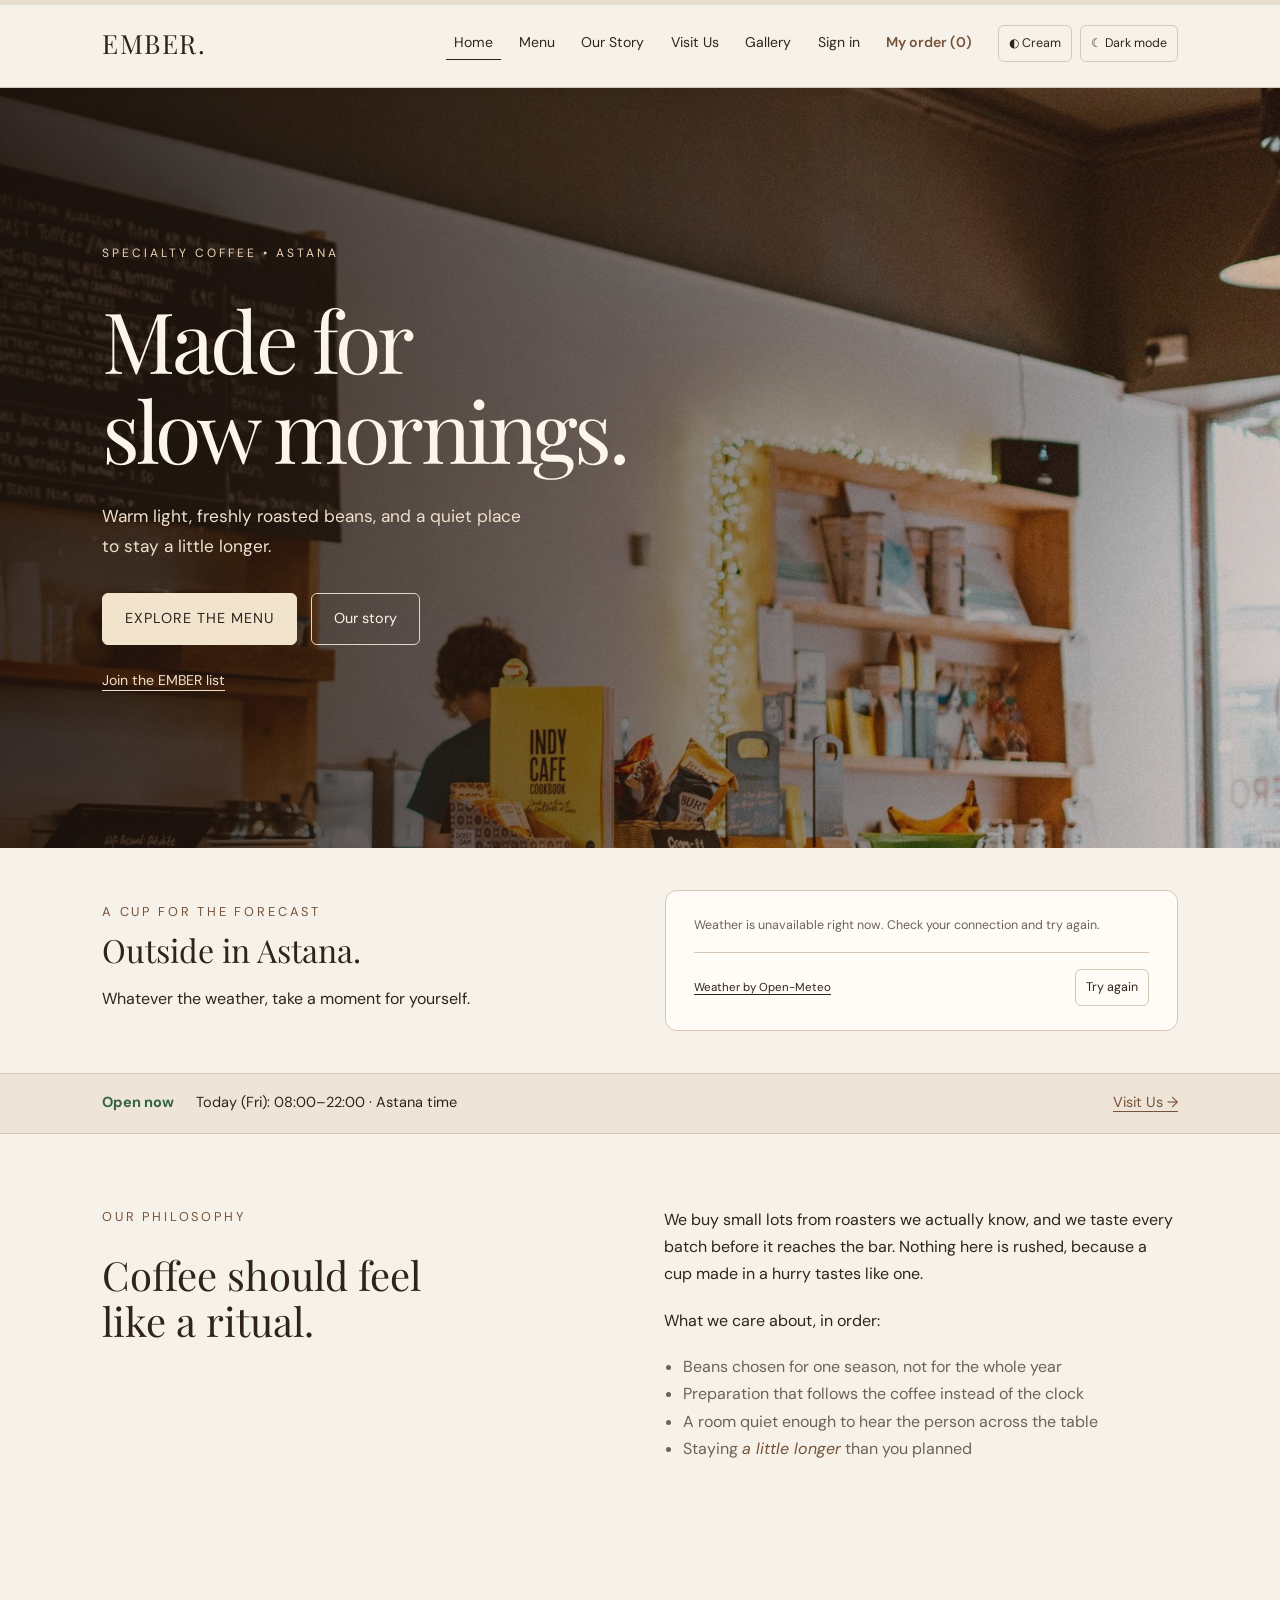
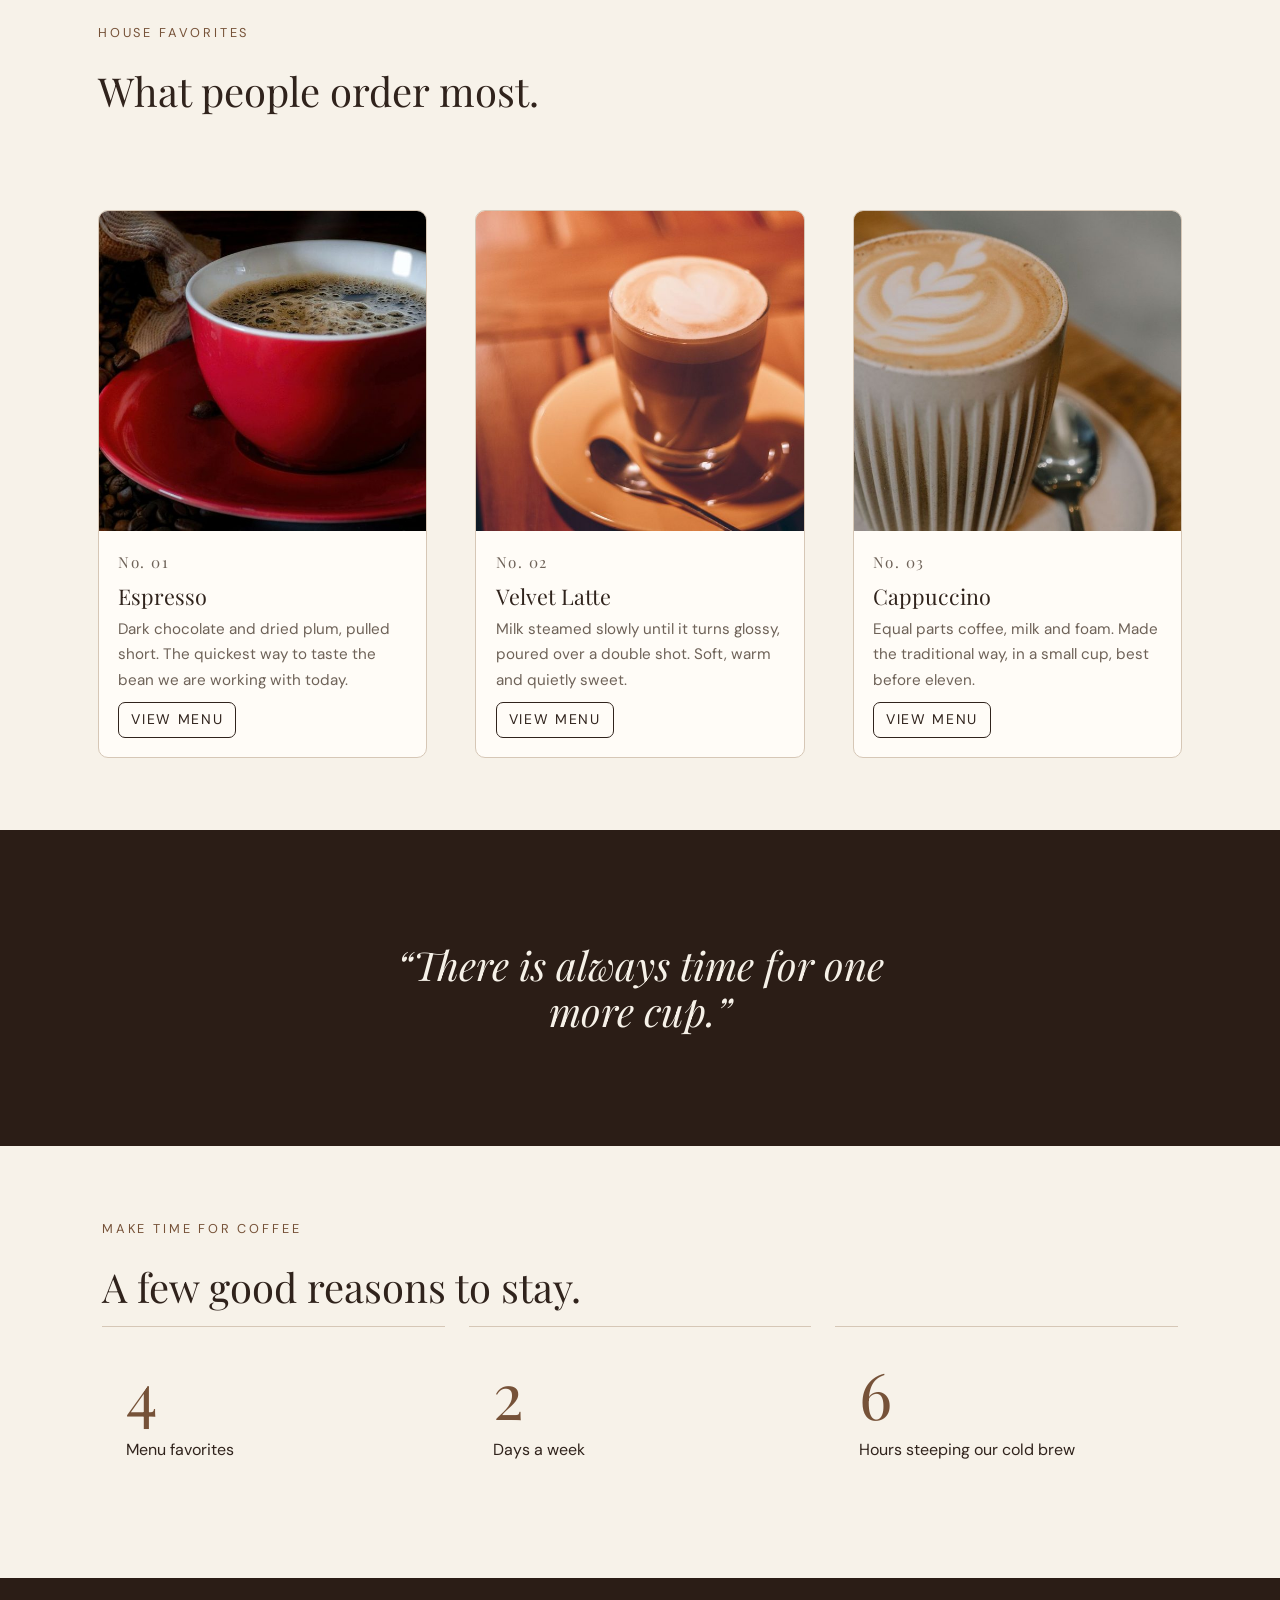
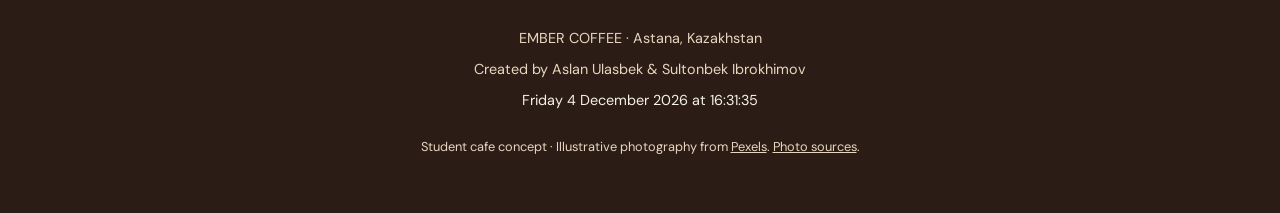
<file: index.html>
<!doctype html>
<html lang="en">
    <head>
        <meta charset="UTF-8" />
        <meta name="viewport" content="width=device-width, initial-scale=1.0" />
        <title>EMBER COFFEE | Home</title>
        <link href="vendor/bootstrap.min.css" rel="stylesheet" />
        <script src="js/store.js"></script>
        <link rel="stylesheet" href="css/style.css" />
        <link rel="stylesheet" href="css/final.css" />
        <script src="vendor/jquery-4.0.0.min.js"></script>
        <script src="js/script.js"></script>
    </head>

    <body>
        <a class="skip-link" href="#main-content">Skip to content</a>
        <div
            class="scroll-progress"
            role="progressbar"
            aria-label="Reading progress"
            aria-valuemin="0"
            aria-valuemax="100"
            aria-valuenow="0"
        >
            <span></span>
        </div>
        <div id="toast-message" class="ember-toast" role="status" aria-live="polite"></div>

        <!-- Navigation -->
        <header id="main-header">
            <nav class="navbar navbar-expand-lg py-3" aria-label="Main navigation">
                <div class="container">
                    <a href="index.html" class="navbar-brand logo">EMBER.</a>
                    <button
                        class="navbar-toggler"
                        type="button"
                        data-bs-toggle="collapse"
                        data-bs-target="#primary-navigation"
                        aria-controls="primary-navigation"
                        aria-expanded="false"
                        aria-label="Toggle navigation"
                    >
                        <span class="navbar-toggler-icon"></span>
                    </button>
                    <div class="collapse navbar-collapse" id="primary-navigation">
                        <ul class="navbar-nav ms-auto nav-menu">
                            <li class="nav-item">
                                <a href="index.html" class="nav-link active" aria-current="page"
                                    >Home</a
                                >
                            </li>
                            <li class="nav-item"><a href="menu.html" class="nav-link">Menu</a></li>
                            <li class="nav-item">
                                <a href="about.html" class="nav-link">Our Story</a>
                            </li>
                            <li class="nav-item">
                                <a href="contact.html" class="nav-link">Visit Us</a>
                            </li>
                            <li class="nav-item">
                                <a href="gallery.html" class="nav-link">Gallery</a>
                            </li>
                        <li class="nav-item"><a href="login.html" class="nav-link" id="account-link">Sign in</a></li>
                        </ul>
                        <div class="appearance-tools" aria-label="Appearance">
                            <button type="button" class="appearance-button" id="change-background" title="Change page color">◐ <span id="palette-name">Cream</span></button>
                            <button type="button" class="appearance-button" id="theme-toggle" aria-pressed="false">☾ <span>Dark mode</span></button>
                        </div>
                    </div>
                </div>
            </nav>
        </header>

        <main id="main-content">
            <!-- Hero section -->
            <section class="hero">
                <img
                    src="images/hero.jpg"
                    alt="Warm cafe counter with a menu board and pastry display"
                    width="1600"
                    height="1000"
                    decoding="async"
                    fetchpriority="high"
                />

                <div class="hero-overlay"></div>

                <div class="container">
                    <div class="hero-text">
                        <p class="label">Specialty coffee • Astana</p>

                        <h1>Made for<br />slow mornings.</h1>

                        <p>
                            Warm light, freshly roasted beans, and a quiet place to stay a little
                            longer.
                        </p>

                        <div class="hero-actions" role="group" aria-label="Explore EMBER">
                            <a href="menu.html" class="btn btn-primary button btn-lg">
                                Explore the menu
                            </a>
                            <a href="about.html" class="btn btn-outline-light btn-lg"> Our story </a>
                            <button
                                type="button"
                                class="hero-newsletter"
                                id="open-subscription"
                            >
                                Join the EMBER list
                            </button>
                        </div>
                    </div>
                </div>
            </section>

            <section class="weather-section" aria-labelledby="weather-heading">
                <div class="container weather-layout">
                    <div><p class="label">A cup for the forecast</p><h2 id="weather-heading">Outside in Astana.</h2><p>Whatever the weather, take a moment for yourself.</p></div>
                    <div class="weather-card" id="weather-card" aria-busy="true">
                        <p id="weather-status" role="status">Loading current weather…</p>
                        <div id="weather-result" hidden><p class="weather-temperature" id="weather-temperature"></p><p id="weather-description"></p><p id="weather-recommendation"></p><a href="menu.html?drink=cappuccino" class="text-link" id="weather-drink-link">View drink →</a></div>
                        <div class="weather-footer"><a href="https://open-meteo.com/" target="_blank" rel="noopener noreferrer">Weather by Open-Meteo</a><button class="appearance-button" type="button" id="weather-refresh">Refresh</button></div>
                    </div>
                </div>
            </section>
            <section class="cafe-hours-bar" aria-label="Cafe opening status">
                <div class="container cafe-hours-content">
                    <strong id="open-status" role="status">Checking hours…</strong>
                    <span id="today-hours">Hours in Astana</span>
                    <a href="contact.html" class="text-link">Visit Us →</a>
                </div>
            </section>
            <!-- Philosophy -->
            <section class="section">
                <div class="container">
                    <div class="row philosophy g-5 align-items-start">
                        <div class="col-12 col-lg-6">
                            <p class="label">Our philosophy</p>

                            <h2>
                                Coffee should feel<br />
                                like a ritual.
                            </h2>
                        </div>

                        <div class="col-12 col-lg-6">
                            <p>
                                We buy small lots from roasters we actually know, and we taste every
                                batch before it reaches the bar. Nothing here is rushed, because a
                                cup made in a hurry tastes like one.
                            </p>

                            <p>What we care about, in order:</p>

                            <ul>
                                <li>Beans chosen for one season, not for the whole year</li>

                                <li>Preparation that follows the coffee instead of the clock</li>

                                <li>A room quiet enough to hear the person across the table</li>

                                <li>
                                    Staying <span class="highlight">a little longer</span>
                                    than you planned
                                </li>
                            </ul>
                        </div>
                    </div>
                </div>
            </section>

            <!-- House favorites -->
            <section class="section">
                <div class="container px-sm-2">
                    <p class="label">House favorites</p>

                    <h2>What people order most.</h2>

                    <!-- Bootstrap card grid -->
                    <div class="card-grid row g-5 mt-5">
                        <!-- Card 1 -->
                        <div class="card-grid-item col-12 col-sm-6 col-lg-4">
                            <article class="card ember-card h-100">
                                <img
                                    src="images/espresso.jpg"
                                    alt="Espresso in a red cup beside roasted coffee beans"
                                    class="card-img-top"
                                    width="800"
                                    height="600"
                                    decoding="async"
                                    loading="lazy"
                                />

                                <div class="card-body d-flex flex-column">
                                    <p class="card-number">No. 01</p>

                                    <h3 class="card-title">Espresso</h3>

                                    <p class="card-text">
                                        Dark chocolate and dried plum, pulled short. The quickest
                                        way to taste the bean we are working with today.
                                    </p>

                                    <a
                                        href="menu.html"
                                        class="btn btn-outline-primary button button-dark btn-sm mt-auto align-self-start"
                                    >
                                        View menu
                                    </a>
                                </div>
                            </article>
                        </div>

                        <!-- Card 2 -->
                        <div class="card-grid-item col-12 col-sm-6 col-lg-4">
                            <article class="card ember-card h-100">
                                <img
                                    src="images/latte.jpg"
                                    alt="Latte with milk foam in a glass cup on a saucer"
                                    class="card-img-top"
                                    width="800"
                                    height="600"
                                    decoding="async"
                                    loading="lazy"
                                />

                                <div class="card-body d-flex flex-column">
                                    <p class="card-number">No. 02</p>

                                    <h3 class="card-title">Velvet Latte</h3>

                                    <p class="card-text">
                                        Milk steamed slowly until it turns glossy, poured over a
                                        double shot. Soft, warm and quietly sweet.
                                    </p>

                                    <a
                                        href="menu.html"
                                        class="btn btn-outline-primary button button-dark btn-sm mt-auto align-self-start"
                                    >
                                        View menu
                                    </a>
                                </div>
                            </article>
                        </div>

                        <!-- Card 3 -->
                        <div class="card-grid-item col-12 col-sm-6 col-lg-4">
                            <article class="card ember-card h-100">
                                <img
                                    src="images/cappuccino.jpg"
                                    alt="Cappuccino with latte art in a ribbed ceramic cup"
                                    class="card-img-top"
                                    width="800"
                                    height="600"
                                    decoding="async"
                                    loading="lazy"
                                />

                                <div class="card-body d-flex flex-column">
                                    <p class="card-number">No. 03</p>

                                    <h3 class="card-title">Cappuccino</h3>

                                    <p class="card-text">
                                        Equal parts coffee, milk and foam. Made the traditional way,
                                        in a small cup, best before eleven.
                                    </p>

                                    <a
                                        href="menu.html"
                                        class="btn btn-outline-primary button button-dark btn-sm mt-auto align-self-start"
                                    >
                                        View menu
                                    </a>
                                </div>
                            </article>
                        </div>
                    </div>
                </div>
            </section>

            <!-- Dark quote band -->
            <section class="quote">
                <div class="container">
                    <h2>“There is always time for one more cup.”</h2>
                </div>
            </section>

            <section class="section stats-section">
                <div class="container">
                    <p class="label">Make time for coffee</p>
                    <h2>A few good reasons to stay.</h2>
                    <div class="stats-grid">
                        <div>
                            <strong class="number-counter" data-count="11">0</strong>
                            <p>Menu favorites</p>
                        </div>
                        <div>
                            <strong class="number-counter" data-count="7">0</strong>
                            <p>Days a week</p>
                        </div>
                        <div>
                            <strong class="number-counter" data-count="16">0</strong>
                            <p>Hours steeping our cold brew</p>
                        </div>
                    </div>
                </div>
            </section>
        </main>

        <div class="subscription-backdrop" id="subscription-popup" hidden="">
            <section
                class="subscription-dialog"
                role="dialog"
                aria-modal="true"
                aria-labelledby="subscription-title"
                aria-describedby="subscription-description"
                tabindex="-1"
            >
                <button
                    type="button"
                    class="subscription-close"
                    id="close-subscription"
                    aria-label="Close subscription form"
                >
                    ×
                </button>
                <p class="label">A little more EMBER</p>
                <h2 id="subscription-title">Join our list.</h2>
                <p id="subscription-description">
                    Try our newsletter signup. This demo validates your name and email without
                    sending or storing them.
                </p>
                <form id="subscription-form" novalidate="">
                    <div class="subscription-field">
                        <label for="subscription-name">Name</label>
                        <input
                            class="form-control"
                            type="text"
                            id="subscription-name"
                            name="name"
                            autocomplete="name"
                            aria-describedby="subscription-name-error"
                        />
                        <span class="field-error" id="subscription-name-error"></span>
                    </div>
                    <div class="subscription-field">
                        <label for="subscription-email">Email</label>
                        <input
                            class="form-control"
                            type="text" inputmode="email"
                            id="subscription-email"
                            name="email"
                            autocomplete="email"
                            aria-describedby="subscription-email-error"
                        />
                        <span class="field-error" id="subscription-email-error"></span>
                    </div>

                    <button class="btn btn-primary button" type="submit">Subscribe</button>
                    <p
                        class="subscription-success"
                        id="subscription-success"
                        role="status"
                        hidden=""
                    >
                        Thank you! The demo signup is complete. Your details have not been sent or
                        stored.
                    </p>
                </form>
            </section>
        </div>

        <!-- Footer -->
        <footer>
            <div class="container">
                <p>EMBER COFFEE · Astana, Kazakhstan</p>

                <p>Created by Aslan Ulasbek &amp; Sultonbek Ibrokhimov</p>
                <p class="current-date-time" id="current-date-time"></p>
                <p class="photo-credit">
                    Student cafe concept · Illustrative photography from
                    <a href="https://www.pexels.com/">Pexels</a>.
                    <a href="PHOTO_SOURCES.md">Photo sources</a>.
                </p>
            </div>
        </footer>

        <script src="vendor/bootstrap.bundle.min.js"></script>
        <script src="js/validation.js"></script>
        <script src="js/base.js"></script>
        <script src="js/app.js"></script>
        <script src="js/advanced.js"></script>
    <script src="js/weather.js"></script>
            <script src="js/menu-data.js"></script>
        <script src="js/catalog.js"></script>
        <script src="js/hours.js"></script>
        <script src="js/order.js"></script>
    </body>
</html>
</file>
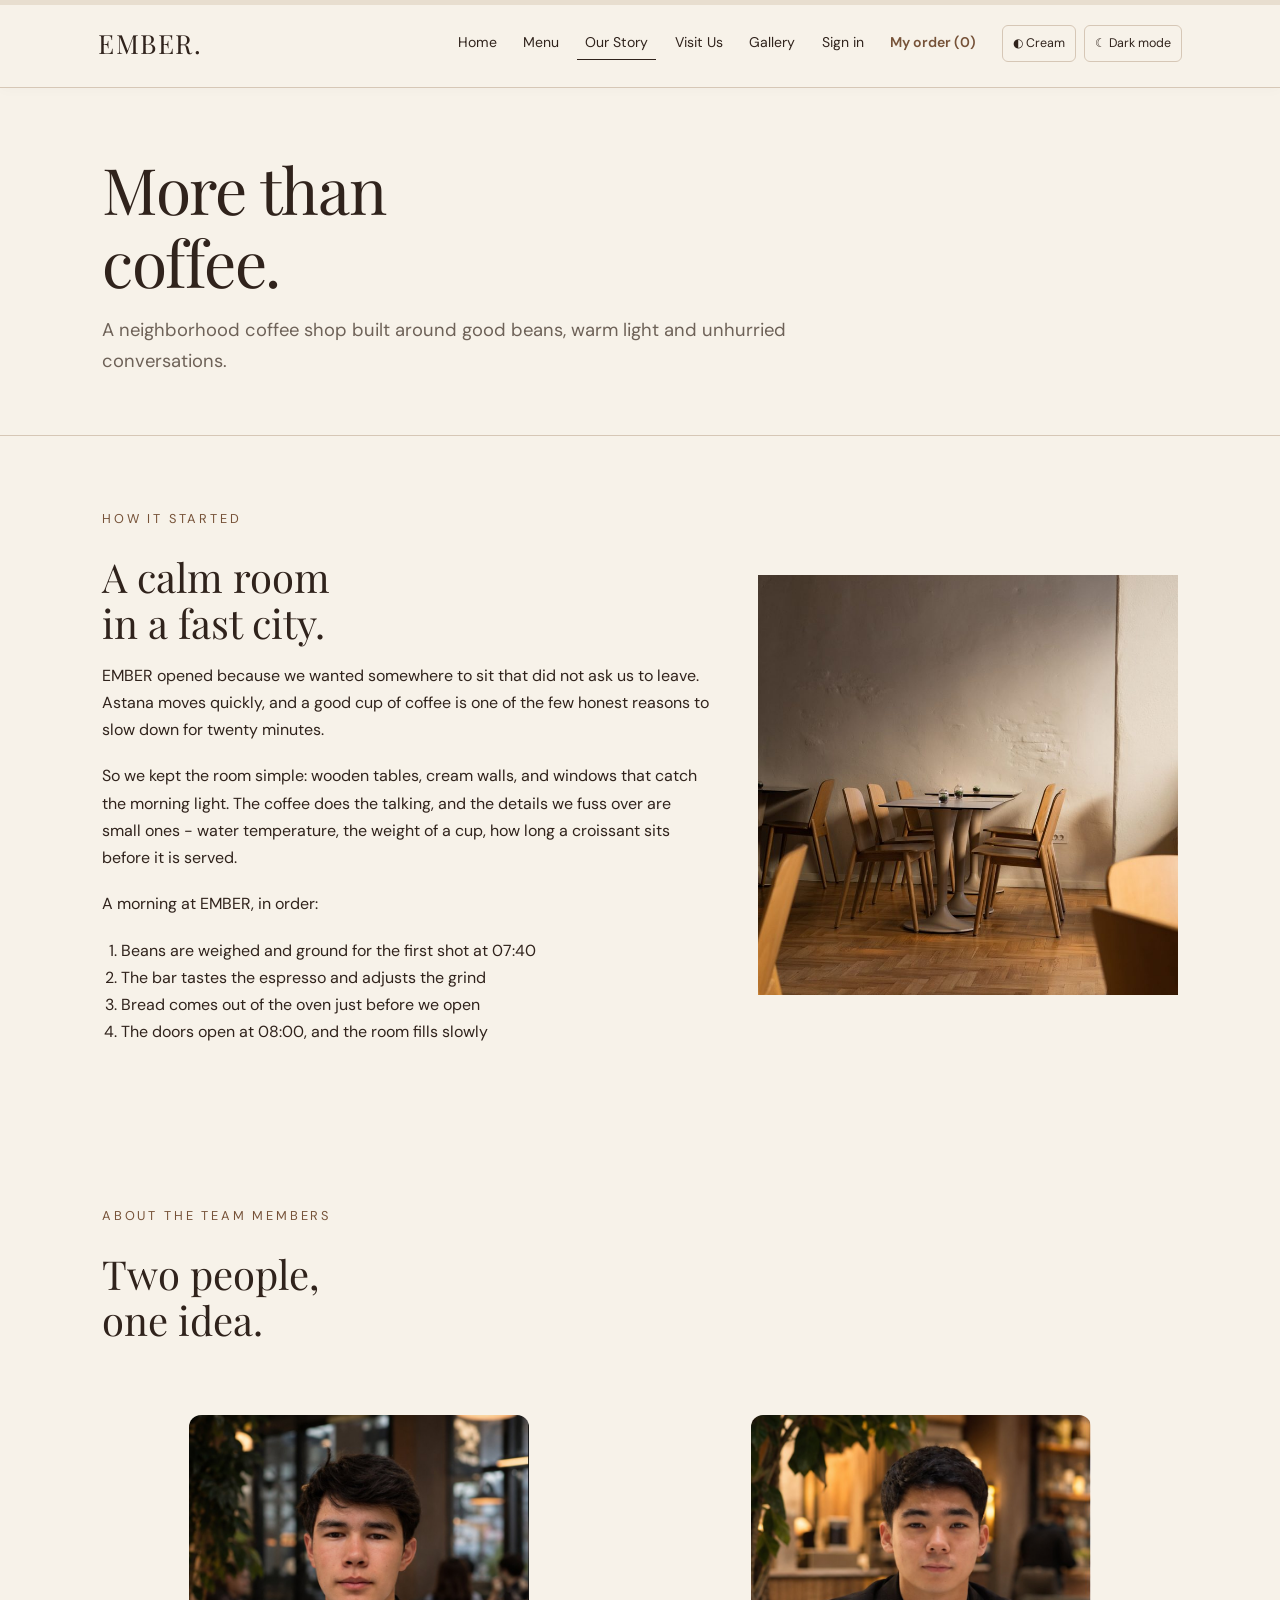
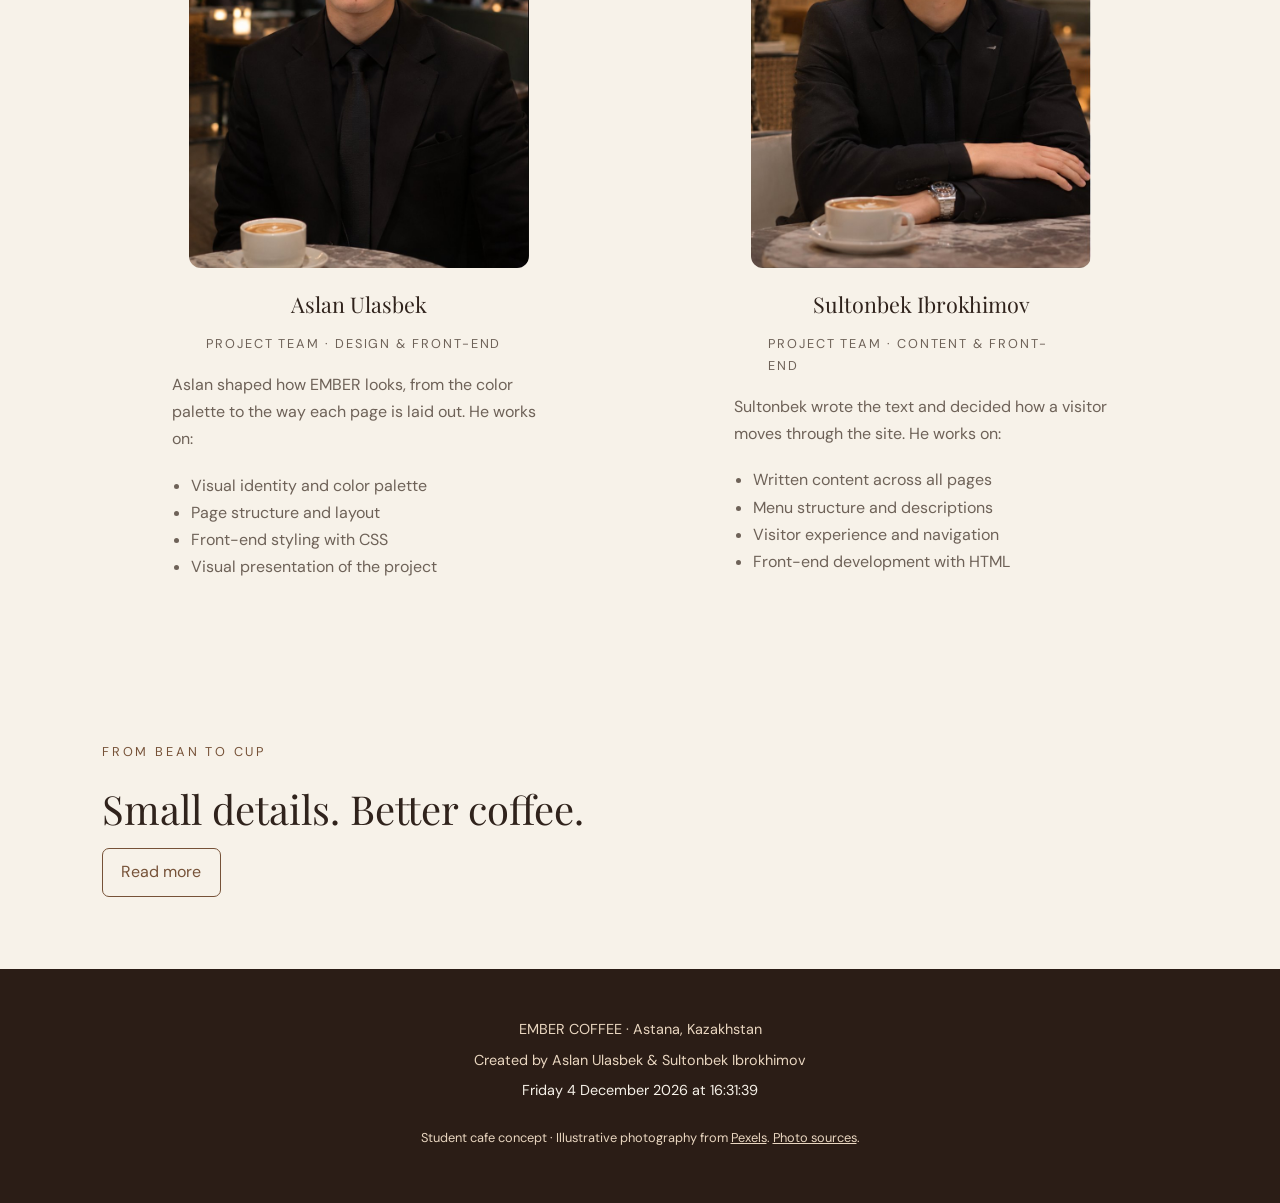
<file: about.html>
<!doctype html>
<html lang="en">
    <head>
        <meta charset="UTF-8" />
        <meta name="viewport" content="width=device-width, initial-scale=1.0" />
        <title>EMBER COFFEE | Our Story</title>
        <link href="vendor/bootstrap.min.css" rel="stylesheet" />
        <script src="js/store.js"></script>
        <link rel="stylesheet" href="css/style.css" />
        <link rel="stylesheet" href="css/final.css" />
        <script src="vendor/jquery-4.0.0.min.js"></script>
        <script src="js/script.js"></script>
    </head>

    <body>
        <a class="skip-link" href="#main-content">Skip to content</a>
        <div
            class="scroll-progress"
            role="progressbar"
            aria-label="Reading progress"
            aria-valuemin="0"
            aria-valuemax="100"
            aria-valuenow="0"
        >
            <span></span>
        </div>
        <div id="toast-message" class="ember-toast" role="status" aria-live="polite"></div>

        <header id="main-header">
            <nav class="navbar navbar-expand-lg py-3" aria-label="Main navigation">
                <div class="container px-sm-2">
                    <a href="index.html" class="navbar-brand logo">EMBER.</a>
                    <button
                        class="navbar-toggler"
                        type="button"
                        data-bs-toggle="collapse"
                        data-bs-target="#primary-navigation"
                        aria-controls="primary-navigation"
                        aria-expanded="false"
                        aria-label="Toggle navigation"
                    >
                        <span class="navbar-toggler-icon"></span>
                    </button>
                    <div class="collapse navbar-collapse" id="primary-navigation">
                        <ul class="navbar-nav ms-auto nav-menu">
                            <li class="nav-item"><a href="index.html" class="nav-link">Home</a></li>
                            <li class="nav-item"><a href="menu.html" class="nav-link">Menu</a></li>
                            <li class="nav-item">
                                <a href="about.html" class="nav-link active" aria-current="page"
                                    >Our Story</a
                                >
                            </li>
                            <li class="nav-item">
                                <a href="contact.html" class="nav-link">Visit Us</a>
                            </li>
                            <li class="nav-item">
                                <a href="gallery.html" class="nav-link">Gallery</a>
                            </li>
                        <li class="nav-item"><a href="login.html" class="nav-link" id="account-link">Sign in</a></li>
                        </ul>
                        <div class="appearance-tools" aria-label="Appearance">
                            <button type="button" class="appearance-button" id="change-background" title="Change page color">◐ <span id="palette-name">Cream</span></button>
                            <button type="button" class="appearance-button" id="theme-toggle" aria-pressed="false">☾ <span>Dark mode</span></button>
                        </div>
                    </div>
                </div>
            </nav>
        </header>

        <main id="main-content">
            <section class="page-header">
                <div class="container">
                    <h1>More than<br />coffee.</h1>
                    <p>
                        A neighborhood coffee shop built around good beans, warm light and unhurried
                        conversations.
                    </p>
                </div>
            </section>

            <!-- Story -->
            <section class="section">
                <div class="container">
                    <div class="row g-5 align-items-center">
                        <div class="col-12 col-lg-7">
                            <p class="label">How it started</p>

                            <h2>A calm room<br />in a fast city.</h2>

                            <p>
                                EMBER opened because we wanted somewhere to sit that did not ask us
                                to leave. Astana moves quickly, and a good cup of coffee is one of
                                the few honest reasons to slow down for twenty minutes.
                            </p>

                            <p>
                                So we kept the room simple: wooden tables, cream walls, and windows
                                that catch the morning light. The coffee does the talking, and the
                                details we fuss over are small ones - water temperature, the weight
                                of a cup, how long a croissant sits before it is served.
                            </p>

                            <p>A morning at EMBER, in order:</p>

                            <ol>
                                <li>Beans are weighed and ground for the first shot at 07:40</li>
                                <li>The bar tastes the espresso and adjusts the grind</li>
                                <li>Bread comes out of the oven just before we open</li>
                                <li>The doors open at 08:00, and the room fills slowly</li>
                            </ol>
                        </div>

                        <div class="col-12 col-lg-5">
                            <img
                                src="images/interior.jpg"
                                alt="Wooden tables and chairs in a softly lit cafe interior"
                                class="img-fluid story-image"
                                width="800"
                                height="1000"
                                decoding="async"
                                loading="lazy"
                            />
                        </div>
                    </div>
                </div>
            </section>

            <!-- About the team members -->
            <section class="section">
                <div class="container">
                    <p class="label">About the team members</p>

                    <h2>Two people,<br />one idea.</h2>

                    <div class="team-grid row g-5 mt-4">
                        <article class="team-member col-12 col-md-6">
                            <img
                                class="team-portrait"
                                src="images/team-aslan.jpg"
                                alt="Portrait of Aslan Ulasbek"
                                width="800"
                                height="1075"
                                loading="lazy"
                                decoding="async"
                            />

                            <h3>Aslan Ulasbek</h3>

                            <p class="team-role">Project team · Design &amp; Front-end</p>

                            <p>
                                Aslan shaped how EMBER looks, from the color palette to the way each
                                page is laid out. He works on:
                            </p>

                            <ul>
                                <li>Visual identity and color palette</li>
                                <li>Page structure and layout</li>
                                <li>Front-end styling with CSS</li>
                                <li>Visual presentation of the project</li>
                            </ul>
                        </article>

                        <article class="team-member col-12 col-md-6">
                            <img
                                class="team-portrait"
                                src="images/team-sultonbek.jpg"
                                alt="Portrait of Sultonbek Ibrokhimov"
                                width="800"
                                height="1085"
                                loading="lazy"
                                decoding="async"
                            />

                            <h3>Sultonbek Ibrokhimov</h3>

                            <p class="team-role">Project team · Content &amp; Front-end</p>

                            <p>
                                Sultonbek wrote the text and decided how a visitor moves through the
                                site. He works on:
                            </p>

                            <ul>
                                <li>Written content across all pages</li>
                                <li>Menu structure and descriptions</li>
                                <li>Visitor experience and navigation</li>
                                <li>Front-end development with HTML</li>
                            </ul>
                        </article>
                    </div>
                </div>
            </section>

            <section class="section">
                <div class="container">
                    <p class="label">From bean to cup</p>
                    <h2>Small details. Better coffee.</h2>
                    <button
                        id="read-more"
                        class="btn btn-outline-primary"
                        type="button"
                        aria-expanded="false"
                        aria-controls="coffee-details"
                    >
                        Read more
                    </button>
                    <p id="coffee-details" hidden="">
                        We weigh each dose, adjust the grind throughout the day and steam milk for a
                        smooth texture. Small changes in temperature and timing bring out the
                        character of every bean.
                    </p>
                </div>
            </section>
        </main>

        <footer>
            <div class="container">
                <p>EMBER COFFEE · Astana, Kazakhstan</p>

                <p>Created by Aslan Ulasbek &amp; Sultonbek Ibrokhimov</p>
                <p class="current-date-time" id="current-date-time"></p>

                <p class="photo-credit">
                    Student cafe concept · Illustrative photography from
                    <a href="https://www.pexels.com/">Pexels</a>.
                    <a href="PHOTO_SOURCES.md">Photo sources</a>.
                </p>
            </div>
        </footer>

        <script src="vendor/bootstrap.bundle.min.js"></script>
        <script src="js/validation.js"></script>
        <script src="js/base.js"></script>
        <script src="js/app.js"></script>
        <script src="js/advanced.js"></script>
            <script src="js/menu-data.js"></script>
        <script src="js/catalog.js"></script>
        <script src="js/order.js"></script>
    </body>
</html>
</file>
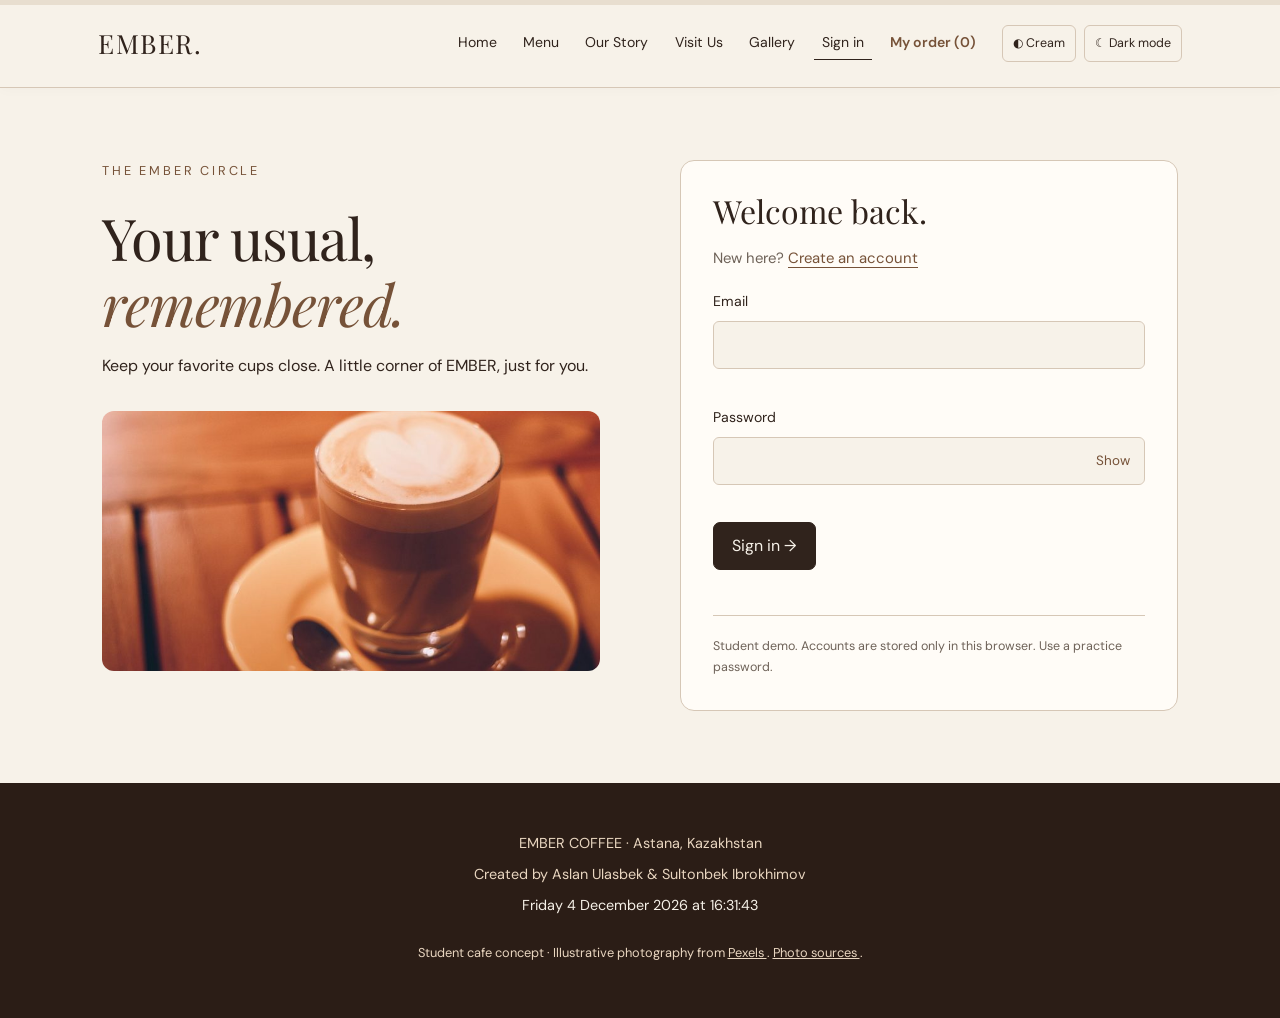
<file: admin.html>
<!DOCTYPE html>
<html lang="en">
 <head>
  <meta charset="utf-8"/>
  <meta content="width=device-width, initial-scale=1.0" name="viewport"/>
  <title>
   EMBER COFFEE | Manage menu
  </title>
  <link href="vendor/bootstrap.min.css" rel="stylesheet"/>
  <script src="js/store.js">
  </script>
  <link href="css/style.css" rel="stylesheet"/>
  <link href="css/final.css" rel="stylesheet"/>
  <script src="vendor/jquery-4.0.0.min.js">
  </script>
  <script src="js/script.js">
  </script>
 </head>
 <body>
  <a class="skip-link" href="#main-content">
   Skip to content
  </a>
  <div aria-label="Reading progress" aria-valuemax="100" aria-valuemin="0" aria-valuenow="0" class="scroll-progress" role="progressbar">
   <span>
   </span>
  </div>
  <div aria-live="polite" class="ember-toast" id="toast-message" role="status">
  </div>
  <header id="main-header">
   <nav aria-label="Main navigation" class="navbar navbar-expand-lg py-3">
    <div class="container px-sm-2">
     <a class="navbar-brand logo" href="index.html">
      EMBER.
     </a>
     <button aria-controls="primary-navigation" aria-expanded="false" aria-label="Toggle navigation" class="navbar-toggler" data-bs-target="#primary-navigation" data-bs-toggle="collapse" type="button">
      <span class="navbar-toggler-icon">
      </span>
     </button>
     <div class="collapse navbar-collapse" id="primary-navigation">
      <ul class="navbar-nav ms-auto nav-menu">
       <li class="nav-item">
        <a class="nav-link" href="index.html">
         Home
        </a>
       </li>
       <li class="nav-item">
        <a class="nav-link" href="menu.html">
         Menu
        </a>
       </li>
       <li class="nav-item">
        <a class="nav-link" href="about.html">
         Our Story
        </a>
       </li>
       <li class="nav-item">
        <a class="nav-link" href="contact.html">
         Visit Us
        </a>
       </li>
       <li class="nav-item">
        <a class="nav-link" href="gallery.html">
         Gallery
        </a>
       </li>
       <li class="nav-item">
        <a class="nav-link" href="login.html" id="account-link">
         Sign in
        </a>
       </li>
      </ul>
      <div aria-label="Appearance" class="appearance-tools">
       <button class="appearance-button" id="change-background" title="Change page color" type="button">
        ◐
        <span id="palette-name">
         Cream
        </span>
       </button>
       <button aria-pressed="false" class="appearance-button" id="theme-toggle" type="button">
        ☾
        <span>
         Dark mode
        </span>
       </button>
      </div>
     </div>
    </div>
   </nav>
  </header>
  <main id="main-content">
   <section class="page-header">
    <div class="container">
     <p class="label">
      EMBER administration
     </p>
     <h1>
      Curate the menu.
     </h1>
     <p>
      Small changes. Better coffee moments.
     </p>
     <a class="text-link" href="profile.html">
      &larr; Back to profile
     </a>
    </div>
   </section>
   <section class="section" hidden="" id="admin-content">
    <div class="container admin-layout">
     <div class="account-card">
      <h2 id="editor-heading">
       Add an item.
      </h2>
      <form id="menu-editor" novalidate="">
       <input id="item-id" type="hidden"/>
       <div class="account-field">
        <label for="item-name">
         Item name
        </label>
        <input aria-describedby="item-name-error" autocomplete="off" class="form-control" id="item-name" name="item-name" type="text"/>
        <span class="field-error" id="item-name-error">
        </span>
       </div>
       <div class="account-field">
        <label for="item-description">
         Description
        </label>
        <input aria-describedby="item-description-error" autocomplete="off" class="form-control" id="item-description" name="item-description" type="text"/>
        <span class="field-error" id="item-description-error">
        </span>
       </div>
       <div class="account-field">
        <label for="item-price">
         Price (₸)
        </label>
        <input aria-describedby="item-price-error" autocomplete="off" class="form-control" id="item-price" name="item-price" type="text"/>
        <small>
         A positive amount, up to 100,000 ₸.
        </small>
        <span class="field-error" id="item-price-error">
        </span>
       </div>
       <div class="account-field">
        <label for="item-category">
         Category
        </label>
        <select class="form-select" id="item-category">
         <option value="coffee">
          Coffee
         </option>
         <option value="other">
          Something else
         </option>
         <option value="bakery">
          Bakery
         </option>
        </select>
       </div>
       <div class="account-field">
        <label for="item-image">
         Photo
        </label>
        <select class="form-select" id="item-image">
         <option value="images/espresso.jpg">
          Espresso
         </option>
         <option value="images/americano.jpg">
          Americano
         </option>
         <option value="images/latte.jpg">
          Velvet Latte
         </option>
         <option value="images/cappuccino.jpg">
          Cappuccino
         </option>
         <option value="images/flat-white.jpg">
          Flat White
         </option>
         <option value="images/cold-brew.jpg">
          Cold Brew
         </option>
         <option value="images/matcha.jpg">
          Matcha Latte
         </option>
         <option value="images/hot-chocolate.jpg">
          Hot Chocolate
         </option>
         <option value="images/croissant.jpg">
          Butter Croissant
         </option>
         <option value="images/cinnamon-roll.jpg">
          Cinnamon Roll
         </option>
         <option value="images/banana-bread.jpg">
          Banana Bread
         </option>
        </select>
       </div>
       <fieldset class="admin-capabilities">
        <legend>
         Drink options and filters
        </legend>
        <p class="demo-note">
         Tick only the capabilities this item actually has. Bakery has no drink options.
        </p>
        <label>
         <input id="item-size-options" type="checkbox"/>
         Size selection
        </label>
        <label>
         <input id="item-cold" type="checkbox"/>
         Cold drink
        </label>
        <label>
         <input id="item-decaf" type="checkbox"/>
         Decaf
        </label>
        <label>
         <input id="item-plant-milk" type="checkbox"/>
         Plant-based milk available
        </label>
       </fieldset>
       <div class="form-actions">
        <button class="btn btn-primary" id="save-item" type="submit">
         Add item
        </button>
        <button class="btn btn-outline-primary" hidden="" id="cancel-edit" type="button">
         Cancel
        </button>
       </div>
       <p id="admin-status" role="status">
       </p>
      </form>
      <p class="demo-note">
       Demo administration. Changes apply only to this browser.
      </p>
     </div>
     <div>
      <div class="section-heading">
       <h2>
        Current menu.
       </h2>
       <span id="admin-count">
       </span>
      </div>
      <div id="admin-items">
      </div>
     </div>
    </div>
   </section>
   <dialog id="delete-dialog">
    <h2>
     Remove this item?
    </h2>
    <p id="delete-description">
    </p>
    <div class="form-actions">
     <button class="btn btn-primary" id="confirm-delete" type="button">
      Remove item
     </button>
     <button class="btn btn-outline-primary" id="cancel-delete" type="button">
      Keep item
     </button>
    </div>
   </dialog>
  </main>
  <footer>
   <div class="container">
    <p>
     EMBER COFFEE &middot; Astana, Kazakhstan
    </p>
    <p>
     Created by Aslan Ulasbek &amp; Sultonbek Ibrokhimov
    </p>
    <p class="current-date-time" id="current-date-time">
    </p>
    <p class="photo-credit">
     Student cafe concept &middot; Illustrative photography from
     <a href="https://www.pexels.com/">
      Pexels
     </a>
     .
     <a href="PHOTO_SOURCES.md">
      Photo sources
     </a>
     .
    </p>
   </div>
  </footer>
  <script src="vendor/bootstrap.bundle.min.js">
  </script>
  <script src="js/validation.js">
  </script>
  <script src="js/base.js">
  </script>
  <script src="js/app.js">
  </script>
  <script src="js/advanced.js">
  </script>
  <script src="js/menu-data.js">
  </script>
  <script src="js/catalog.js">
  </script>
  <script src="js/admin.js">
  </script>
  <script src="js/order.js">
  </script>
 </body>
</html>
</file>
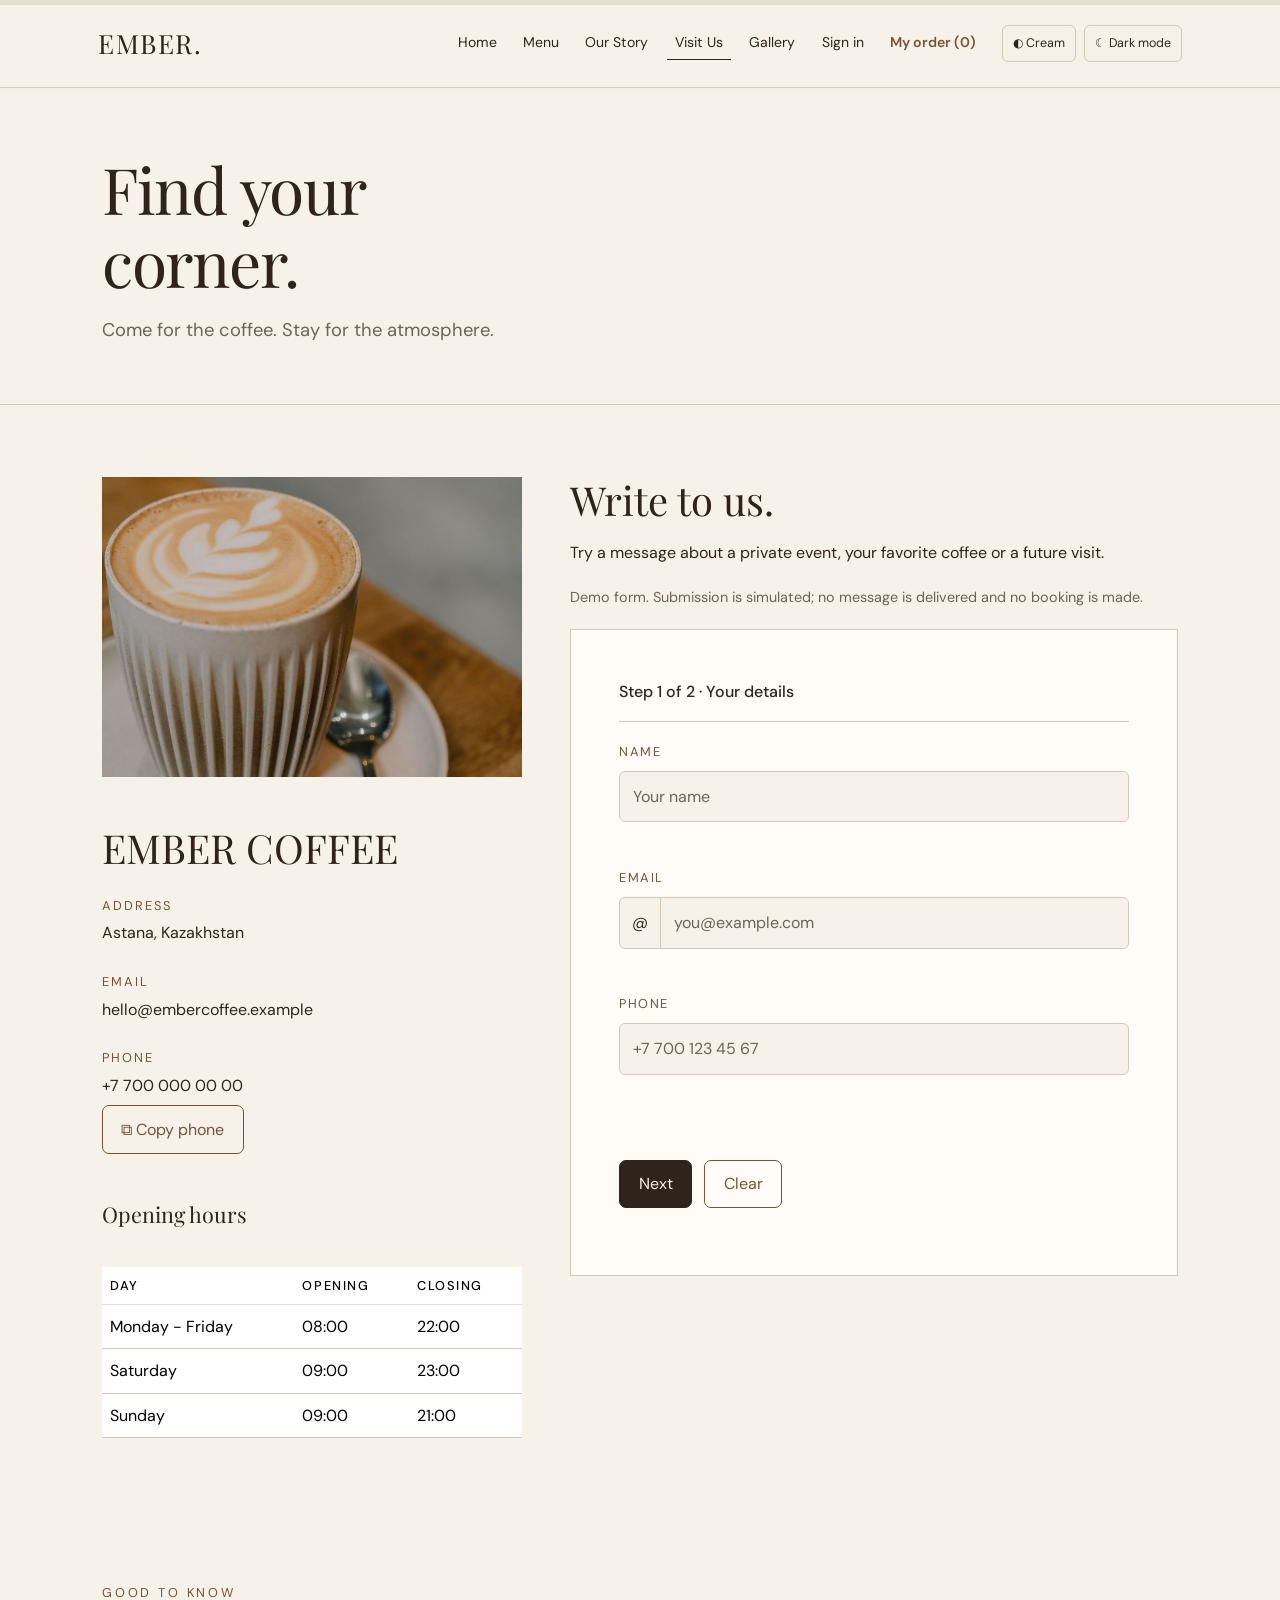
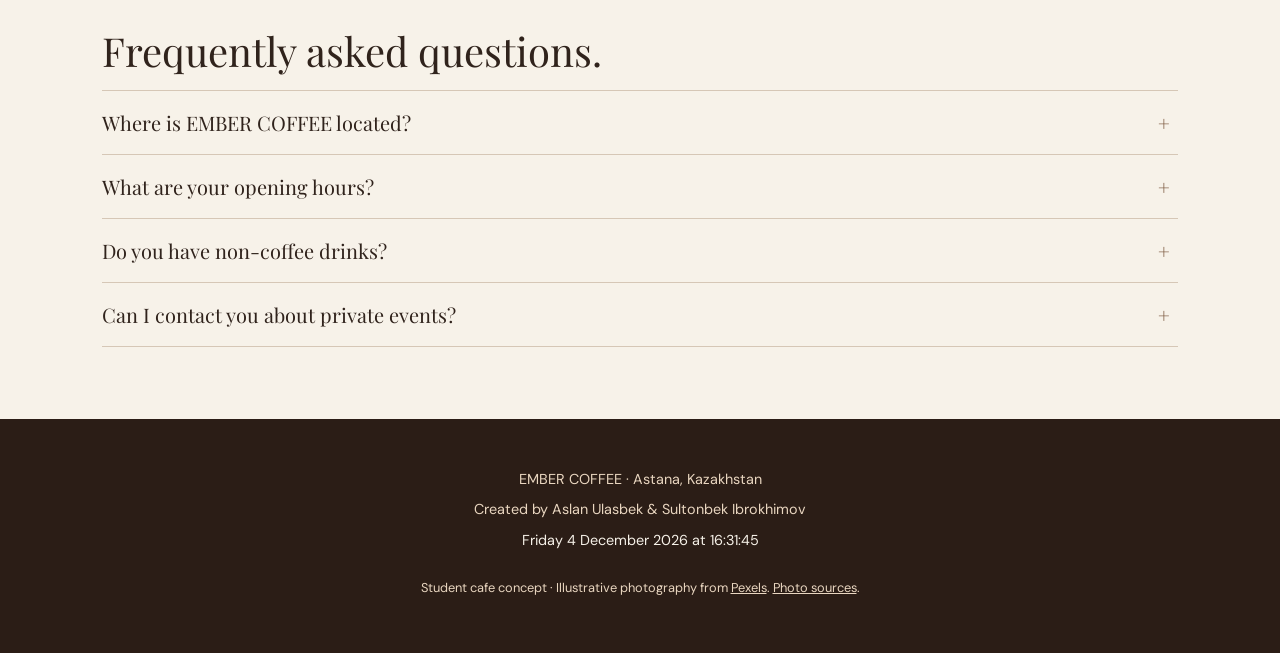
<file: contact.html>
<!doctype html>
<html lang="en">
    <head>
        <meta charset="UTF-8" />
        <meta name="viewport" content="width=device-width, initial-scale=1.0" />
        <title>EMBER COFFEE | Visit Us</title>
        <link href="vendor/bootstrap.min.css" rel="stylesheet" />
        <script src="js/store.js"></script>
        <link rel="stylesheet" href="css/style.css" />
        <link rel="stylesheet" href="css/final.css" />
        <script src="vendor/jquery-4.0.0.min.js"></script>
        <script src="js/script.js"></script>
    </head>

    <body>
        <a class="skip-link" href="#main-content">Skip to content</a>
        <div
            class="scroll-progress"
            role="progressbar"
            aria-label="Reading progress"
            aria-valuemin="0"
            aria-valuemax="100"
            aria-valuenow="0"
        >
            <span></span>
        </div>
        <div id="toast-message" class="ember-toast" role="status" aria-live="polite"></div>

        <header id="main-header">
            <nav class="navbar navbar-expand-lg py-3" aria-label="Main navigation">
                <div class="container px-sm-2">
                    <a href="index.html" class="navbar-brand logo">EMBER.</a>
                    <button
                        class="navbar-toggler"
                        type="button"
                        data-bs-toggle="collapse"
                        data-bs-target="#primary-navigation"
                        aria-controls="primary-navigation"
                        aria-expanded="false"
                        aria-label="Toggle navigation"
                    >
                        <span class="navbar-toggler-icon"></span>
                    </button>
                    <div class="collapse navbar-collapse" id="primary-navigation">
                        <ul class="navbar-nav ms-auto nav-menu">
                            <li class="nav-item"><a href="index.html" class="nav-link">Home</a></li>
                            <li class="nav-item"><a href="menu.html" class="nav-link">Menu</a></li>
                            <li class="nav-item">
                                <a href="about.html" class="nav-link">Our Story</a>
                            </li>
                            <li class="nav-item">
                                <a href="contact.html" class="nav-link active" aria-current="page"
                                    >Visit Us</a
                                >
                            </li>
                            <li class="nav-item">
                                <a href="gallery.html" class="nav-link">Gallery</a>
                            </li>
                        <li class="nav-item"><a href="login.html" class="nav-link" id="account-link">Sign in</a></li>
                        </ul>
                        <div class="appearance-tools" aria-label="Appearance">
                            <button type="button" class="appearance-button" id="change-background" title="Change page color">◐ <span id="palette-name">Cream</span></button>
                            <button type="button" class="appearance-button" id="theme-toggle" aria-pressed="false">☾ <span>Dark mode</span></button>
                        </div>
                    </div>
                </div>
            </nav>
        </header>

        <main id="main-content">
            <section class="page-header">
                <div class="container">
                    <h1>Find your<br />corner.</h1>
                    <p>Come for the coffee. Stay for the atmosphere.</p>
                </div>
            </section>

            <section class="section">
                <div class="container">
                    <div class="row g-5">
                        <!-- Contact details + opening hours table -->
                        <div class="contact-info col-12 col-lg-5">
                            <img
                                src="images/cappuccino.jpg"
                                alt="Cappuccino with latte art in a ribbed ceramic cup"
                                class="menu-banner mb-5"
                                width="800"
                                height="600"
                                decoding="async"
                                loading="lazy"
                            />

                            <h2>EMBER COFFEE</h2>

                            <p class="detail-label">Address</p>
                            <p>Astana, Kazakhstan</p>

                            <p class="detail-label">Email</p>
                            <p>
                                <a href="mailto:hello@embercoffee.example">
                                    hello@embercoffee.example
                                </a>
                            </p>

                            <p class="detail-label">Phone</p>
                            <p><span id="cafe-phone">+7 700 000 00 00</span></p>
                            <div class="copy-wrap">
                                <button
                                    class="btn btn-outline-primary copy-button"
                                    type="button"
                                    data-copy-target="cafe-phone"
                                    aria-describedby="copy-feedback"
                                >
                                    <span class="copy-icon" aria-hidden="true">⧉</span> Copy phone</button
                                ><span
                                    id="copy-feedback"
                                    class="copy-feedback"
                                    role="status"
                                ></span>
                            </div>

                            <h3>Opening hours</h3>

                            <div class="table-responsive">
                                <table class="table mb-0">
                                    <thead>
                                        <tr>
                                            <th scope="col">Day</th>
                                            <th scope="col">Opening</th>
                                            <th scope="col">Closing</th>
                                        </tr>
                                    </thead>

                                    <tbody id="opening-hours-body">
                                        <tr>
                                            <td>Monday - Friday</td>
                                            <td>08:00</td>
                                            <td>22:00</td>
                                        </tr>

                                        <tr>
                                            <td>Saturday</td>
                                            <td>09:00</td>
                                            <td>23:00</td>
                                        </tr>

                                        <tr>
                                            <td>Sunday</td>
                                            <td>09:00</td>
                                            <td>21:00</td>
                                        </tr>
                                    </tbody>
                                </table>
                            </div>
                        </div>

                        <!-- Contact form -->
                        <div class="col-12 col-lg-7">
                            <h2>Write to us.</h2>

                            <p>
                                Try a message about a private event, your favorite coffee or a
                                future visit.
                            </p>

                            <p class="form-note">
                                Demo form. Submission is simulated; no message is delivered and no
                                booking is made.
                            </p>
                            <form id="contact-form" class="p-4 p-md-5" novalidate="">
                                <p id="form-step-status" tabindex="-1">
                                    Step 1 of 2 · Your details
                                </p>
                                <fieldset id="contact-step-1">
                                    <legend class="visually-hidden">Your details</legend>

                                    <div class="form-row mb-4">
                                        <label for="name" class="form-label">Name</label>
                                        <input
                                            type="text"
                                            id="name"
                                            name="name"
                                            autocomplete="name"
                                            placeholder="Your name"
                                            class="form-control"
                                        />
                                    </div>

                                    <div class="form-row mb-4">
                                        <label for="email" class="form-label">Email</label>
                                        <div class="input-group">
                                            <span class="input-group-text" aria-hidden="true"
                                                >@</span
                                            >
                                            <input
                                                type="text" inputmode="email"
                                                id="email"
                                                name="email"
                                                autocomplete="email"
                                                placeholder="you@example.com"
                                                class="form-control"
                                            />
                                        </div>
                                    </div>
                                <div class="form-row mb-4"><label for="phone" class="form-label">Phone</label><input type="tel" id="phone" name="phone" autocomplete="tel" placeholder="+7 700 123 45 67" class="form-control" /></div>
                                </fieldset>
                                <fieldset id="contact-step-2" hidden="">
                                    <legend class="visually-hidden">Your message</legend>
                                    <div class="form-row mb-4">
                                        <label for="favorite" class="form-label"
                                            >Favorite coffee</label
                                        >

                                        <select id="favorite" name="favorite" class="form-select">
                                            <option value="espresso">Espresso</option>
                                            <option value="americano">Americano</option>
                                            <option value="latte">Velvet Latte</option>
                                            <option value="cappuccino">Cappuccino</option>
                                            <option value="flat-white">Flat White</option>
                                            <option value="cold-brew">Cold Brew</option>
                                        </select>
                                    </div>

                                    <div class="form-row mb-4">
                                        <label for="color" class="form-label"
                                            >Pick a color for your cup</label
                                        >

                                        <input
                                            type="color"
                                            id="color"
                                            name="color"
                                            value="#6b4c35"
                                            class="form-control form-control-color"
                                        />

                                        <div class="cup-preview-panel">
                                            <div
                                                class="cup-preview"
                                                id="cup-preview"
                                                role="img"
                                                aria-label="Cup preview in color #6b4c35"
                                            >
                                                <span>EMBER.</span>
                                            </div>
                                            <p>
                                                Your cup<br /><output
                                                    id="cup-color-value"
                                                    for="color"
                                                    >#6b4c35</output
                                                >
                                            </p>
                                        </div>
                                    </div>

                                    <div class="form-row mb-4">
                                        <label for="message" class="form-label">Message</label>

                                        <textarea
                                            id="message"
                                            name="message"
                                            placeholder="Tell us what you need"
                                            class="form-control"
                                        ></textarea>
                                    </div>
                                </fieldset>
                                <p id="form-error" class="field-error" role="alert"></p>
                                <div class="form-actions">
                                    <button
                                        id="form-back"
                                        class="btn btn-outline-primary"
                                        type="button"
                                        hidden=""
                                    >
                                        Back
                                    </button>
                                    <button id="form-next" class="btn btn-primary" type="button">
                                        Next
                                    </button>
                                    <button
                                        id="form-submit"
                                        class="btn btn-primary"
                                        type="submit"
                                        hidden=""
                                    >
                                        Send message
                                    </button>
                                    <button
                                        id="form-reset"
                                        class="btn btn-outline-primary"
                                        type="button"
                                    >
                                        Clear
                                    </button>
                                </div>
                                <p id="form-success" role="status"></p>
                            </form>
                        </div>
                    </div>
                </div>
            </section>

            <section class="section faq-section" aria-labelledby="faq-title">
                <div class="container">
                    <p class="label">Good to know</p>
                    <h2 id="faq-title">Frequently asked questions.</h2>
                    <div class="faq-list">
                        <article class="faq-item">
                            <h3>
                                <button
                                    class="faq-question"
                                    type="button"
                                    aria-expanded="false"
                                    aria-controls="faq-answer-1"
                                    id="faq-question-1"
                                >
                                    Where is EMBER COFFEE located?
                                </button>
                            </h3>
                            <div
                                class="faq-answer"
                                id="faq-answer-1"
                                role="region"
                                aria-labelledby="faq-question-1"
                                hidden=""
                            >
                                <div>
                                    <p>
                                        EMBER is a student cafe concept set in Astana, Kazakhstan.
                                        The contact details on this page are examples.
                                    </p>
                                </div>
                            </div>
                        </article>
                        <article class="faq-item">
                            <h3>
                                <button
                                    class="faq-question"
                                    type="button"
                                    aria-expanded="false"
                                    aria-controls="faq-answer-2"
                                    id="faq-question-2"
                                >
                                    What are your opening hours?
                                </button>
                            </h3>
                            <div
                                class="faq-answer"
                                id="faq-answer-2"
                                role="region"
                                aria-labelledby="faq-question-2"
                                hidden=""
                            >
                                <div>
                                    <p>
                                        We are open Monday to Friday from 08:00 to 22:00, Saturday
                                        from 09:00 to 23:00, and Sunday from 09:00 to 21:00.
                                    </p>
                                </div>
                            </div>
                        </article>
                        <article class="faq-item">
                            <h3>
                                <button
                                    class="faq-question"
                                    type="button"
                                    aria-expanded="false"
                                    aria-controls="faq-answer-3"
                                    id="faq-question-3"
                                >
                                    Do you have non-coffee drinks?
                                </button>
                            </h3>
                            <div
                                class="faq-answer"
                                id="faq-answer-3"
                                role="region"
                                aria-labelledby="faq-question-3"
                                hidden=""
                            >
                                <div>
                                    <p>
                                        Yes. Our menu includes matcha latte and hot chocolate,
                                        alongside coffee and bakery favorites.
                                    </p>
                                </div>
                            </div>
                        </article>
                        <article class="faq-item">
                            <h3>
                                <button
                                    class="faq-question"
                                    type="button"
                                    aria-expanded="false"
                                    aria-controls="faq-answer-4"
                                    id="faq-question-4"
                                >
                                    Can I contact you about private events?
                                </button>
                            </h3>
                            <div
                                class="faq-answer"
                                id="faq-answer-4"
                                role="region"
                                aria-labelledby="faq-question-4"
                                hidden=""
                            >
                                <div>
                                    <p>
                                        You can try a private-event enquiry in the form above. This
                                        demonstration validates your details and shows a
                                        confirmation, but does not deliver a message or make a
                                        booking.
                                    </p>
                                </div>
                            </div>
                        </article>
                    </div>
                </div>
            </section>
        </main>

        <footer>
            <div class="container">
                <p>EMBER COFFEE · Astana, Kazakhstan</p>

                <p>Created by Aslan Ulasbek &amp; Sultonbek Ibrokhimov</p>
                <p class="current-date-time" id="current-date-time"></p>
                <p class="photo-credit">
                    Student cafe concept · Illustrative photography from
                    <a href="https://www.pexels.com/">Pexels</a>.
                    <a href="PHOTO_SOURCES.md">Photo sources</a>.
                </p>
            </div>
        </footer>

        <script src="vendor/bootstrap.bundle.min.js"></script>
        <script src="js/validation.js"></script>
        <script src="js/base.js"></script>
        <script src="js/app.js"></script>
        <script src="js/advanced.js"></script>
            <script src="js/menu-data.js"></script>
        <script src="js/catalog.js"></script>
        <script src="js/hours.js"></script>
        <script src="js/order.js"></script>
    </body>
</html>
</file>
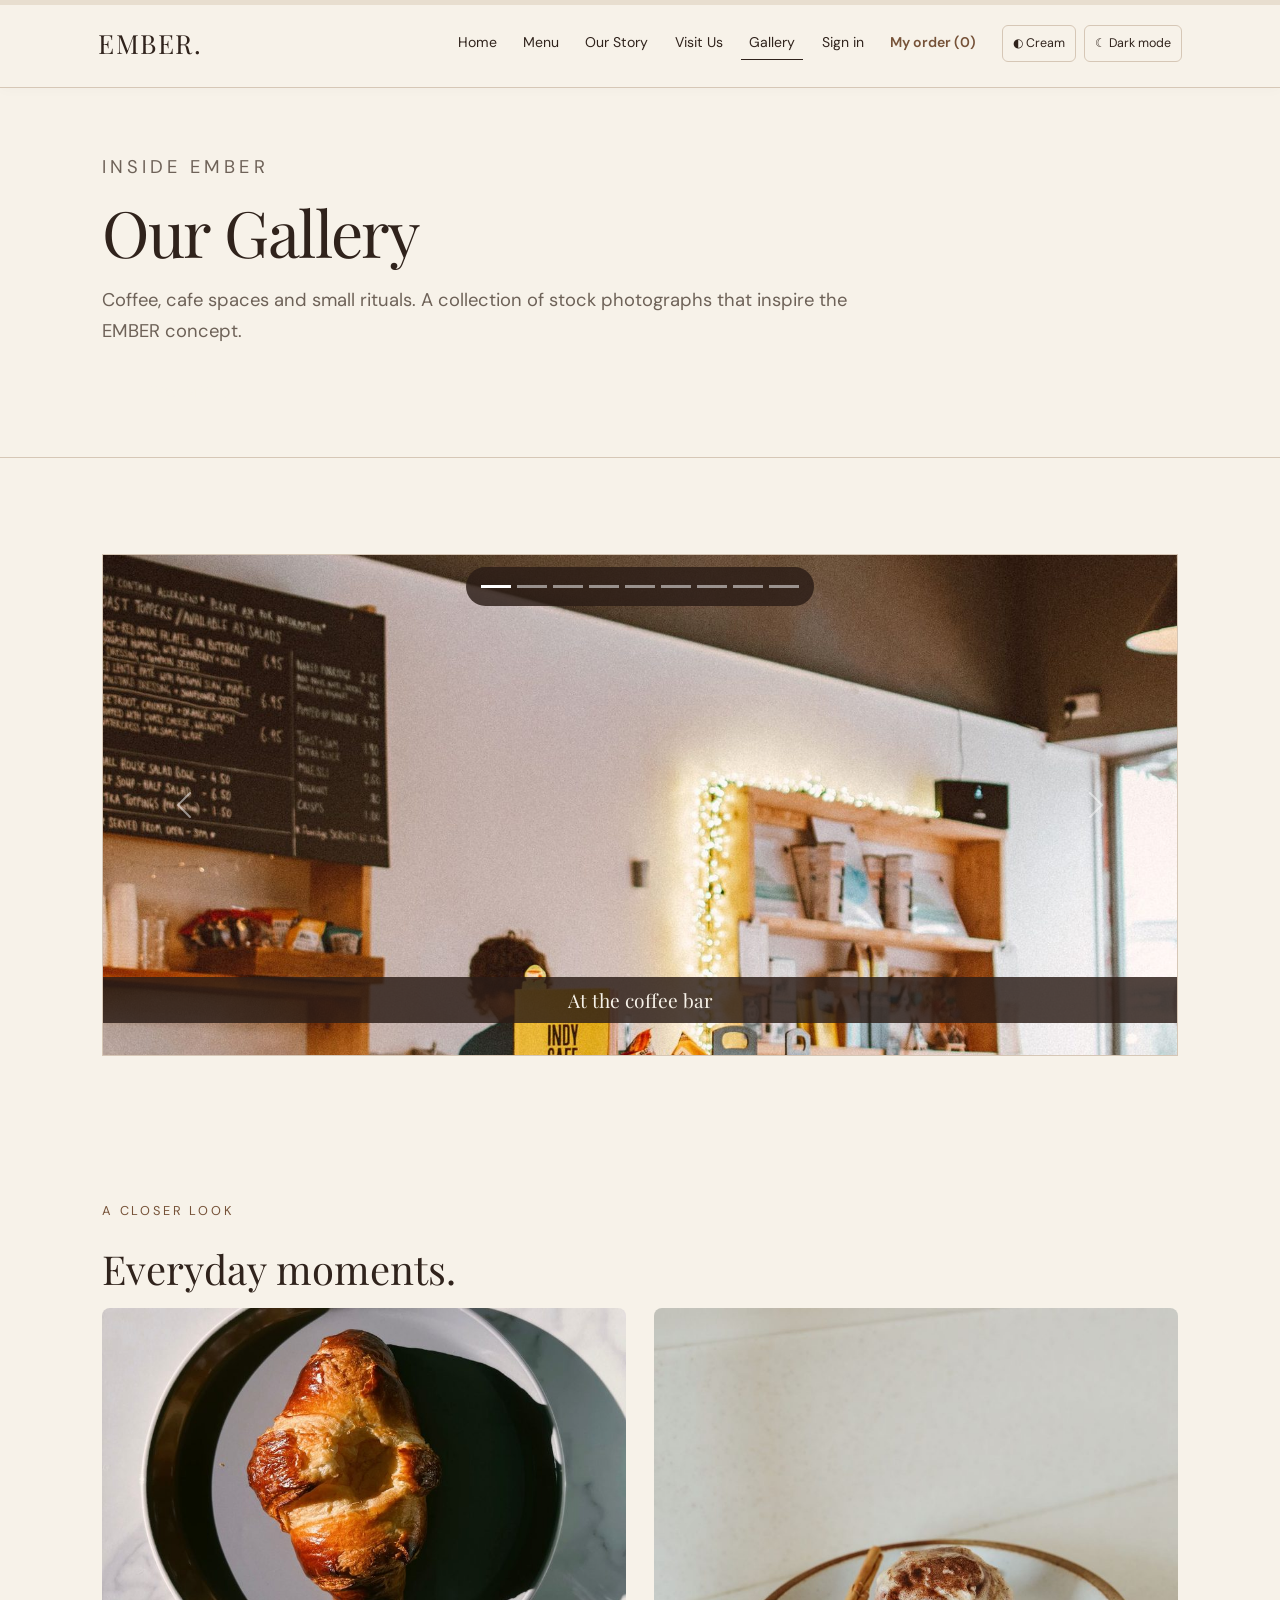
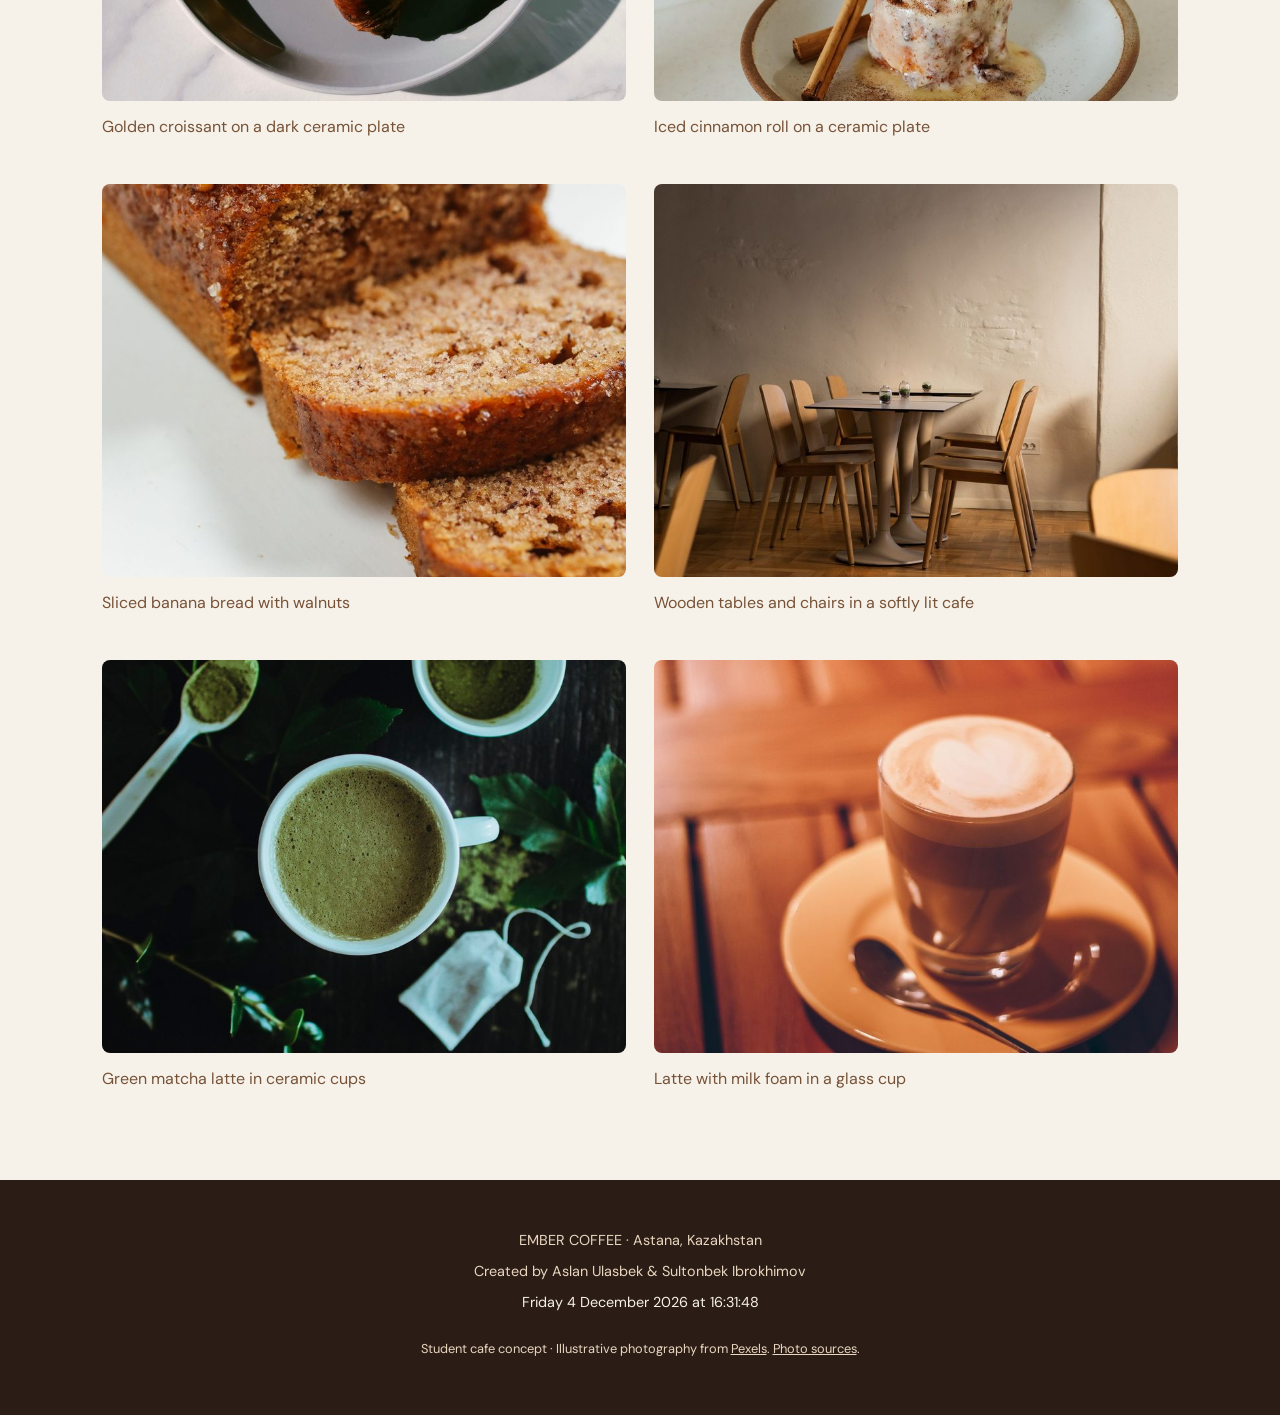
<file: gallery.html>
<!DOCTYPE html>
<html lang="en">
<head>
    <meta charset="UTF-8">
    <meta name="viewport" content="width=device-width, initial-scale=1.0">
    <title>EMBER COFFEE | Gallery</title>

    <link href="vendor/bootstrap.min.css" rel="stylesheet">
    <link rel="stylesheet" href="css/style.css">
    <link rel="stylesheet" href="css/final.css">

    <script src="js/store.js"></script>
    <script src="vendor/jquery-4.0.0.min.js"></script>
    <script src="js/script.js"></script>
</head>

<body>

<a class="skip-link" href="#main-content">
    Skip to content
</a>

<div class="scroll-progress"
     role="progressbar"
     aria-label="Reading progress"
     aria-valuemin="0"
     aria-valuemax="100"
     aria-valuenow="0">
    <span></span>
</div>

<div id="toast-message"
     class="ember-toast"
     role="status"
     aria-live="polite">
</div>

<!-- NAVIGATION -->
<header id="main-header">
    <nav class="navbar navbar-expand-lg py-3"
         aria-label="Main navigation">

        <div class="container px-sm-2">

            <a href="index.html" class="navbar-brand logo">
                EMBER.
            </a>

            <button class="navbar-toggler"
                    type="button"
                    data-bs-toggle="collapse"
                    data-bs-target="#primary-navigation"
                    aria-controls="primary-navigation"
                    aria-expanded="false"
                    aria-label="Toggle navigation">
                <span class="navbar-toggler-icon"></span>
            </button>

            <div class="collapse navbar-collapse"
                 id="primary-navigation">

                <ul class="navbar-nav ms-auto nav-menu">

                    <li class="nav-item">
                        <a href="index.html" class="nav-link">
                            Home
                        </a>
                    </li>

                    <li class="nav-item">
                        <a href="menu.html" class="nav-link">
                            Menu
                        </a>
                    </li>

                    <li class="nav-item">
                        <a href="about.html" class="nav-link">
                            Our Story
                        </a>
                    </li>

                    <li class="nav-item">
                        <a href="contact.html" class="nav-link">
                            Visit Us
                        </a>
                    </li>

                    <li class="nav-item">
                        <a href="gallery.html"
                           class="nav-link active"
                           aria-current="page">
                            Gallery
                        </a>
                    </li>

                    <li class="nav-item">
                        <a href="login.html"
                           class="nav-link"
                           id="account-link">
                            Sign in
                        </a>
                    </li>

                </ul>

                <div class="appearance-tools"
                     aria-label="Appearance">

                    <button type="button"
                            class="appearance-button"
                            id="change-background"
                            title="Change page color">
                        ◐ <span id="palette-name">Cream</span>
                    </button>

                    <button type="button"
                            class="appearance-button"
                            id="theme-toggle"
                            aria-pressed="false">
                        ☾ <span>Dark mode</span>
                    </button>

                </div>
            </div>
        </div>
    </nav>
</header>

<!-- MAIN CONTENT -->
<main id="main-content">

    <!-- PAGE INTRODUCTION -->
    <section class="page-header">
        <div class="container">

            <p class="label">Inside EMBER</p>

            <h1>Our Gallery</h1>

            <p>
                Coffee, cafe spaces and small rituals.
                A collection of stock photographs
                that inspire the EMBER concept.
            </p>

            <a href="menu.html"
               class="btn btn-outline-primary button">
                View Menu
            </a>

        </div>
    </section>

    <!-- IMAGE CAROUSEL -->
    <section class="section">
        <div class="container">

            <div id="ember-gallery-carousel"
                 class="carousel slide gallery-carousel mt-4"
                 data-bs-ride="false"
                 role="region"
                 aria-roledescription="carousel"
                 aria-label="EMBER COFFEE photo gallery">

                <div class="carousel-indicators">

                    <button type="button"
                            data-bs-target="#ember-gallery-carousel"
                            data-bs-slide-to="0"
                            class="active"
                            aria-current="true"
                            aria-label="Show At the coffee bar">
                    </button>

                    <button type="button"
                            data-bs-target="#ember-gallery-carousel"
                            data-bs-slide-to="1"
                            aria-label="Show Espresso">
                    </button>

                    <button type="button"
                            data-bs-target="#ember-gallery-carousel"
                            data-bs-slide-to="2"
                            aria-label="Show Velvet Latte">
                    </button>

                    <button type="button"
                            data-bs-target="#ember-gallery-carousel"
                            data-bs-slide-to="3"
                            aria-label="Show Cappuccino">
                    </button>

                    <button type="button"
                            data-bs-target="#ember-gallery-carousel"
                            data-bs-slide-to="4"
                            aria-label="Show A quiet corner">
                    </button>

                    <button type="button"
                            data-bs-target="#ember-gallery-carousel"
                            data-bs-slide-to="5"
                            aria-label="Show Freshly brewed">
                    </button>

                    <button type="button"
                            data-bs-target="#ember-gallery-carousel"
                            data-bs-slide-to="6"
                            aria-label="Show Coffee break">
                    </button>

                    <button type="button"
                            data-bs-target="#ember-gallery-carousel"
                            data-bs-slide-to="7"
                            aria-label="Show Matcha Latte">
                    </button>

                    <button type="button"
                            data-bs-target="#ember-gallery-carousel"
                            data-bs-slide-to="8"
                            aria-label="Show Over ice">
                    </button>

                </div>

                <div class="carousel-inner">

                    <!-- SLIDE 1 -->
                    <div class="carousel-item active">
                        <img src="images/hero.jpg"
                             class="d-block w-100"
                             alt="Warm cafe counter with a menu board and pastry display"
                             width="1600"
                             height="1000"
                             decoding="async">

                        <div class="carousel-caption gallery-caption">
                            <h3>At the coffee bar</h3>
                        </div>
                    </div>

                    <!-- SLIDE 2 -->
                    <div class="carousel-item">
                        <img data-src="images/espresso.jpg"
                             class="lazy-image d-block w-100"
                             alt="Espresso in a red cup beside roasted coffee beans"
                             width="800"
                             height="600"
                             decoding="async"
                             loading="lazy">

                        <div class="carousel-caption gallery-caption">
                            <h3>Espresso</h3>
                        </div>
                    </div>

                    <!-- SLIDE 3 -->
                    <div class="carousel-item">
                        <img data-src="images/latte.jpg"
                             class="lazy-image d-block w-100"
                             alt="Latte with milk foam in a glass cup"
                             width="800"
                             height="600"
                             decoding="async"
                             loading="lazy">

                        <div class="carousel-caption gallery-caption">
                            <h3>Velvet Latte</h3>
                        </div>
                    </div>

                    <!-- SLIDE 4 -->
                    <div class="carousel-item">
                        <img data-src="images/cappuccino.jpg"
                             class="lazy-image d-block w-100"
                             alt="Cappuccino with latte art"
                             width="800"
                             height="600"
                             decoding="async"
                             loading="lazy">

                        <div class="carousel-caption gallery-caption">
                            <h3>Cappuccino</h3>
                        </div>
                    </div>

                    <!-- SLIDE 5 -->
                    <div class="carousel-item">
                        <img data-src="images/interior.jpg"
                             class="lazy-image d-block w-100"
                             alt="Wooden tables and chairs in a softly lit cafe"
                             width="800"
                             height="1000"
                             decoding="async"
                             loading="lazy">

                        <div class="carousel-caption gallery-caption">
                            <h3>A quiet corner</h3>
                        </div>
                    </div>

                    <!-- SLIDE 6 -->
                    <div class="carousel-item">
                        <img data-src="images/americano.jpg"
                             class="lazy-image d-block w-100"
                             alt="Black coffee in a glass mug"
                             width="800"
                             height="600"
                             decoding="async"
                             loading="lazy">

                        <div class="carousel-caption gallery-caption">
                            <h3>Freshly brewed</h3>
                        </div>
                    </div>

                    <!-- SLIDE 7 -->
                    <div class="carousel-item">
                        <img data-src="images/flat-white.jpg"
                             class="lazy-image d-block w-100"
                             alt="Flat white beside a laptop"
                             width="800"
                             height="600"
                             decoding="async"
                             loading="lazy">

                        <div class="carousel-caption gallery-caption">
                            <h3>Coffee break</h3>
                        </div>
                    </div>

                    <!-- SLIDE 8 -->
                    <div class="carousel-item">
                        <img data-src="images/matcha.jpg"
                             class="lazy-image d-block w-100"
                             alt="Green matcha latte in ceramic cups"
                             width="800"
                             height="600"
                             decoding="async"
                             loading="lazy">

                        <div class="carousel-caption gallery-caption">
                            <h3>Matcha Latte</h3>
                        </div>
                    </div>

                    <!-- SLIDE 9 -->
                    <div class="carousel-item">
                        <img data-src="images/cold-brew.jpg"
                             class="lazy-image d-block w-100"
                             alt="Cold brew coffee with ice"
                             width="800"
                             height="600"
                             decoding="async"
                             loading="lazy">

                        <div class="carousel-caption gallery-caption">
                            <h3>Over ice</h3>
                        </div>
                    </div>

                </div>

                <!-- CAROUSEL CONTROLS -->
                <button class="carousel-control-prev"
                        type="button"
                        data-bs-target="#ember-gallery-carousel"
                        data-bs-slide="prev">

                        <span class="carousel-control-prev-icon"
                              aria-hidden="true"></span>

                    <span class="visually-hidden">
                            Previous image
                        </span>
                </button>

                <button class="carousel-control-next"
                        type="button"
                        data-bs-target="#ember-gallery-carousel"
                        data-bs-slide="next">

                        <span class="carousel-control-next-icon"
                              aria-hidden="true"></span>

                    <span class="visually-hidden">
                            Next image
                        </span>
                </button>

            </div>
        </div>
    </section>

    <!-- PHOTO GRID -->
    <section class="section">
        <div class="container">

            <p class="label">A closer look</p>
            <h2>Everyday moments.</h2>

            <div class="photo-grid">

                <figure>
                    <img class="lazy-image"
                         data-src="images/croissant.jpg"
                         width="800"
                         height="600"
                         alt="Golden croissant on a dark ceramic plate"
                         decoding="async"
                         loading="lazy">

                    <figcaption>
                        Golden croissant on a dark ceramic plate
                    </figcaption>
                </figure>

                <figure>
                    <img class="lazy-image"
                         data-src="images/cinnamon-roll.jpg"
                         width="800"
                         height="600"
                         alt="Iced cinnamon roll on a ceramic plate"
                         decoding="async"
                         loading="lazy">

                    <figcaption>
                        Iced cinnamon roll on a ceramic plate
                    </figcaption>
                </figure>

                <figure>
                    <img class="lazy-image"
                         data-src="images/banana-bread.jpg"
                         width="800"
                         height="600"
                         alt="Sliced banana bread with walnuts"
                         decoding="async"
                         loading="lazy">

                    <figcaption>
                        Sliced banana bread with walnuts
                    </figcaption>
                </figure>

                <figure>
                    <img class="lazy-image"
                         data-src="images/interior.jpg"
                         width="800"
                         height="1000"
                         alt="Wooden tables and chairs in a cafe"
                         decoding="async"
                         loading="lazy">

                    <figcaption>
                        Wooden tables and chairs in a softly lit cafe
                    </figcaption>
                </figure>

                <figure>
                    <img class="lazy-image"
                         data-src="images/matcha.jpg"
                         width="800"
                         height="600"
                         alt="Green matcha latte in ceramic cups"
                         decoding="async"
                         loading="lazy">

                    <figcaption>
                        Green matcha latte in ceramic cups
                    </figcaption>
                </figure>

                <figure>
                    <img class="lazy-image"
                         data-src="images/latte.jpg"
                         width="800"
                         height="600"
                         alt="Latte with milk foam in a glass cup"
                         decoding="async"
                         loading="lazy">

                    <figcaption>
                        Latte with milk foam in a glass cup
                    </figcaption>
                </figure>

            </div>
        </div>
    </section>

</main>

<!-- FOOTER -->
<footer>
    <div class="container">

        <p>EMBER COFFEE · Astana, Kazakhstan</p>

        <p>
            Created by Aslan Ulasbek &amp;
            Sultonbek Ibrokhimov
        </p>

        <p class="current-date-time"
           id="current-date-time"></p>

        <p class="photo-credit">
            Student cafe concept · Illustrative photography from
            <a href="https://www.pexels.com/">Pexels</a>.
            <a href="PHOTO_SOURCES.md">Photo sources</a>.
        </p>

    </div>
</footer>

<!-- JAVASCRIPT -->
<script src="vendor/bootstrap.bundle.min.js"></script>
<script src="js/validation.js"></script>
<script src="js/base.js"></script>
<script src="js/app.js"></script>
<script src="js/advanced.js"></script>
<script src="js/menu-data.js"></script>
<script src="js/catalog.js"></script>
<script src="js/order.js"></script>

</body>
</html>
</file>
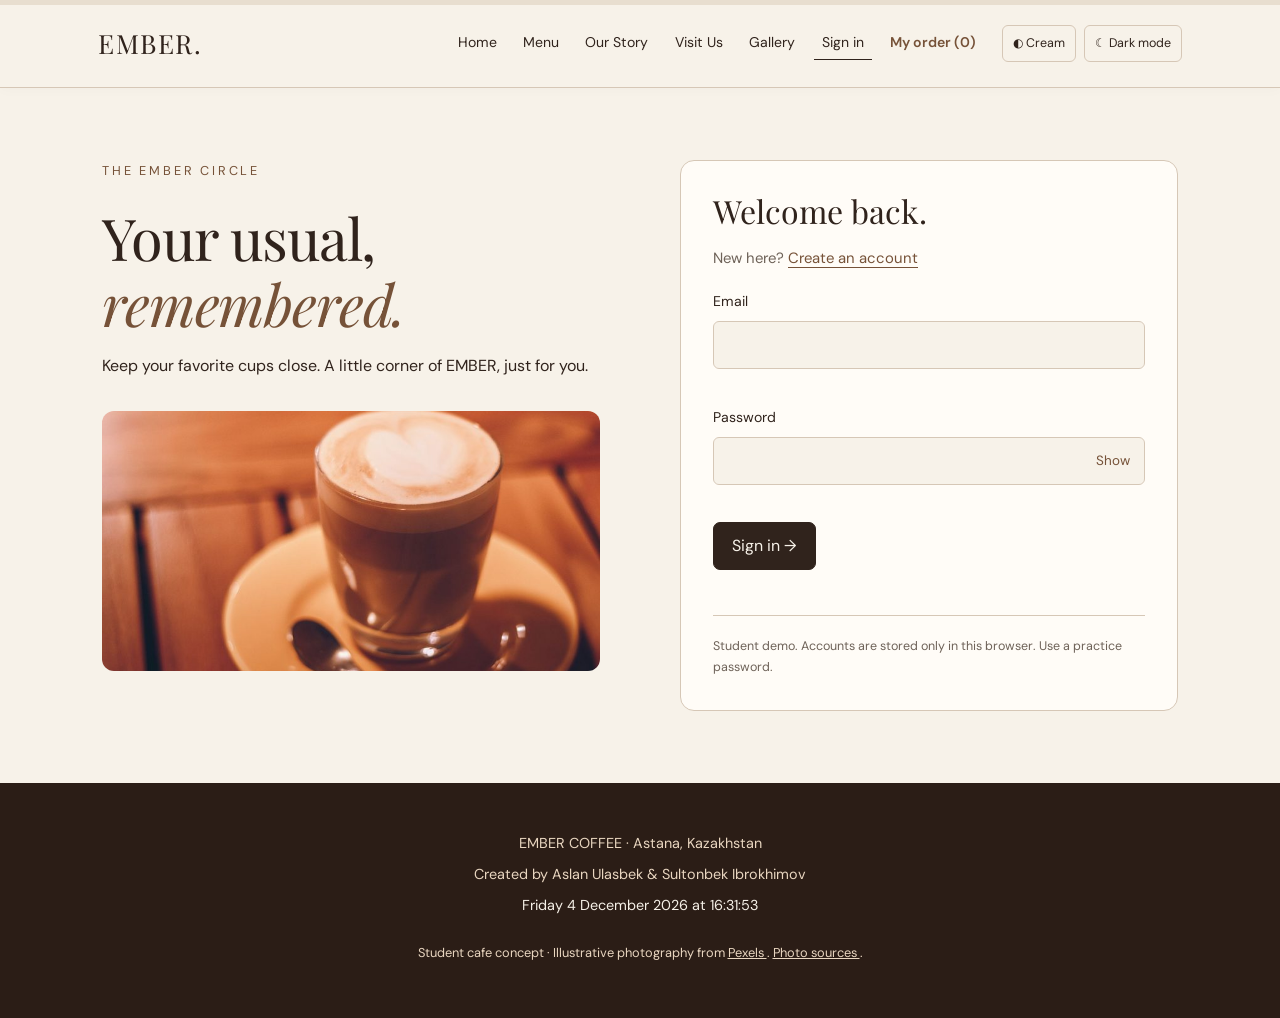
<file: login.html>
<!DOCTYPE html>
<html lang="en">
 <head>
  <meta charset="utf-8"/>
  <meta content="width=device-width, initial-scale=1.0" name="viewport"/>
  <title>
   EMBER COFFEE | Sign in
  </title>
  <link href="vendor/bootstrap.min.css" rel="stylesheet"/>
  <script src="js/store.js">
  </script>
  <link href="css/style.css" rel="stylesheet"/>
  <link href="css/final.css" rel="stylesheet"/>
  <script src="vendor/jquery-4.0.0.min.js">
  </script>
  <script src="js/script.js">
  </script>
 </head>
 <body>
  <a class="skip-link" href="#main-content">
   Skip to content
  </a>
  <div aria-label="Reading progress" aria-valuemax="100" aria-valuemin="0" aria-valuenow="0" class="scroll-progress" role="progressbar">
   <span>
   </span>
  </div>
  <div aria-live="polite" class="ember-toast" id="toast-message" role="status">
  </div>
  <header id="main-header">
   <nav aria-label="Main navigation" class="navbar navbar-expand-lg py-3">
    <div class="container px-sm-2">
     <a class="navbar-brand logo" href="index.html">
      EMBER.
     </a>
     <button aria-controls="primary-navigation" aria-expanded="false" aria-label="Toggle navigation" class="navbar-toggler" data-bs-target="#primary-navigation" data-bs-toggle="collapse" type="button">
      <span class="navbar-toggler-icon">
      </span>
     </button>
     <div class="collapse navbar-collapse" id="primary-navigation">
      <ul class="navbar-nav ms-auto nav-menu">
       <li class="nav-item">
        <a class="nav-link" href="index.html">
         Home
        </a>
       </li>
       <li class="nav-item">
        <a class="nav-link" href="menu.html">
         Menu
        </a>
       </li>
       <li class="nav-item">
        <a class="nav-link" href="about.html">
         Our Story
        </a>
       </li>
       <li class="nav-item">
        <a class="nav-link" href="contact.html">
         Visit Us
        </a>
       </li>
       <li class="nav-item">
        <a class="nav-link" href="gallery.html">
         Gallery
        </a>
       </li>
       <li class="nav-item">
        <a class="nav-link" href="login.html" id="account-link">
         Sign in
        </a>
       </li>
      </ul>
      <div aria-label="Appearance" class="appearance-tools">
       <button class="appearance-button" id="change-background" title="Change page color" type="button">
        ◐
        <span id="palette-name">
         Cream
        </span>
       </button>
       <button aria-pressed="false" class="appearance-button" id="theme-toggle" type="button">
        ☾
        <span>
         Dark mode
        </span>
       </button>
      </div>
     </div>
    </div>
   </nav>
  </header>
  <main id="main-content">
   <section class="section account-section">
    <div class="container account-layout">
     <div class="account-intro">
      <p class="label">
       The EMBER circle
      </p>
      <h1>
       Your usual,
       <br/>
       <em>
        remembered.
       </em>
      </h1>
      <p>
       Keep your favorite cups close. A little corner of EMBER, just for you.
      </p>
      <img alt="Freshly poured latte" height="600" src="images/latte.jpg" width="800"/>
     </div>
     <div class="account-card">
      <h2>
       Welcome back.
      </h2>
      <p>
       New here?
       <a class="text-link" href="signup.html">
        Create an account
       </a>
      </p>
      <form id="login-form" novalidate="">
       <div class="account-field">
        <label for="login-email">
         Email
        </label>
        <input aria-describedby="login-email-error" autocomplete="email" class="form-control" id="login-email" name="login-email" type="text"/>
        <span class="field-error" id="login-email-error">
        </span>
       </div>
       <div class="account-field">
        <label for="login-password">
         Password
        </label>
        <input aria-describedby="login-password-error" autocomplete="current-password" class="form-control" id="login-password" name="login-password" type="password"/>
        <span class="field-error" id="login-password-error">
        </span>
       </div>
       <button class="btn btn-primary" type="submit">
        Sign in &rarr;
       </button>
       <p class="field-error" id="login-status" role="alert">
       </p>
      </form>
      <p class="demo-note">
       Student demo. Accounts are stored only in this browser. Use a practice password.
      </p>
     </div>
    </div>
   </section>
  </main>
  <footer>
   <div class="container">
    <p>
     EMBER COFFEE &middot; Astana, Kazakhstan
    </p>
    <p>
     Created by Aslan Ulasbek &amp; Sultonbek Ibrokhimov
    </p>
    <p class="current-date-time" id="current-date-time">
    </p>
    <p class="photo-credit">
     Student cafe concept &middot; Illustrative photography from
     <a href="https://www.pexels.com/">
      Pexels
     </a>
     .
     <a href="PHOTO_SOURCES.md">
      Photo sources
     </a>
     .
    </p>
   </div>
  </footer>
  <script src="vendor/bootstrap.bundle.min.js">
  </script>
  <script src="js/validation.js">
  </script>
  <script src="js/base.js">
  </script>
  <script src="js/app.js">
  </script>
  <script src="js/advanced.js">
  </script>
  <script src="js/auth.js">
  </script>
  <script src="js/menu-data.js">
  </script>
  <script src="js/catalog.js">
  </script>
  <script src="js/order.js">
  </script>
 </body>
</html>
</file>
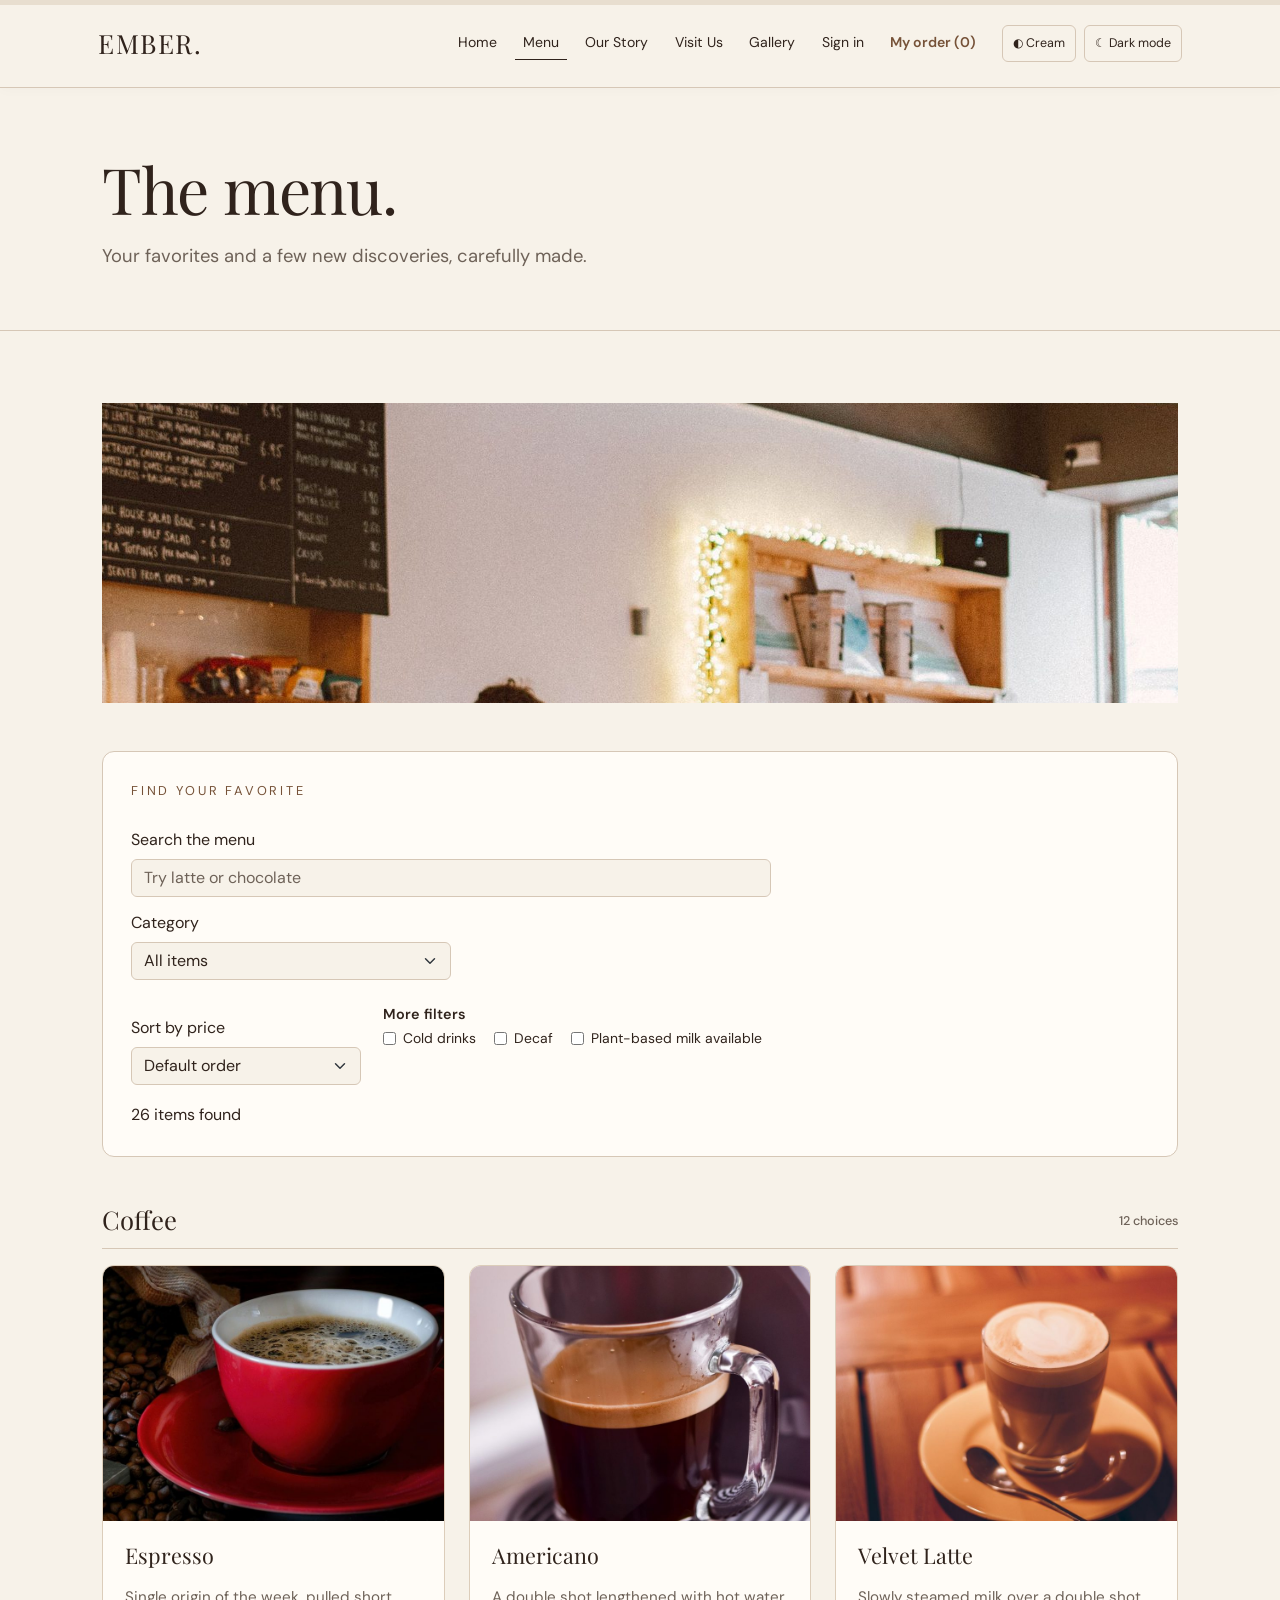
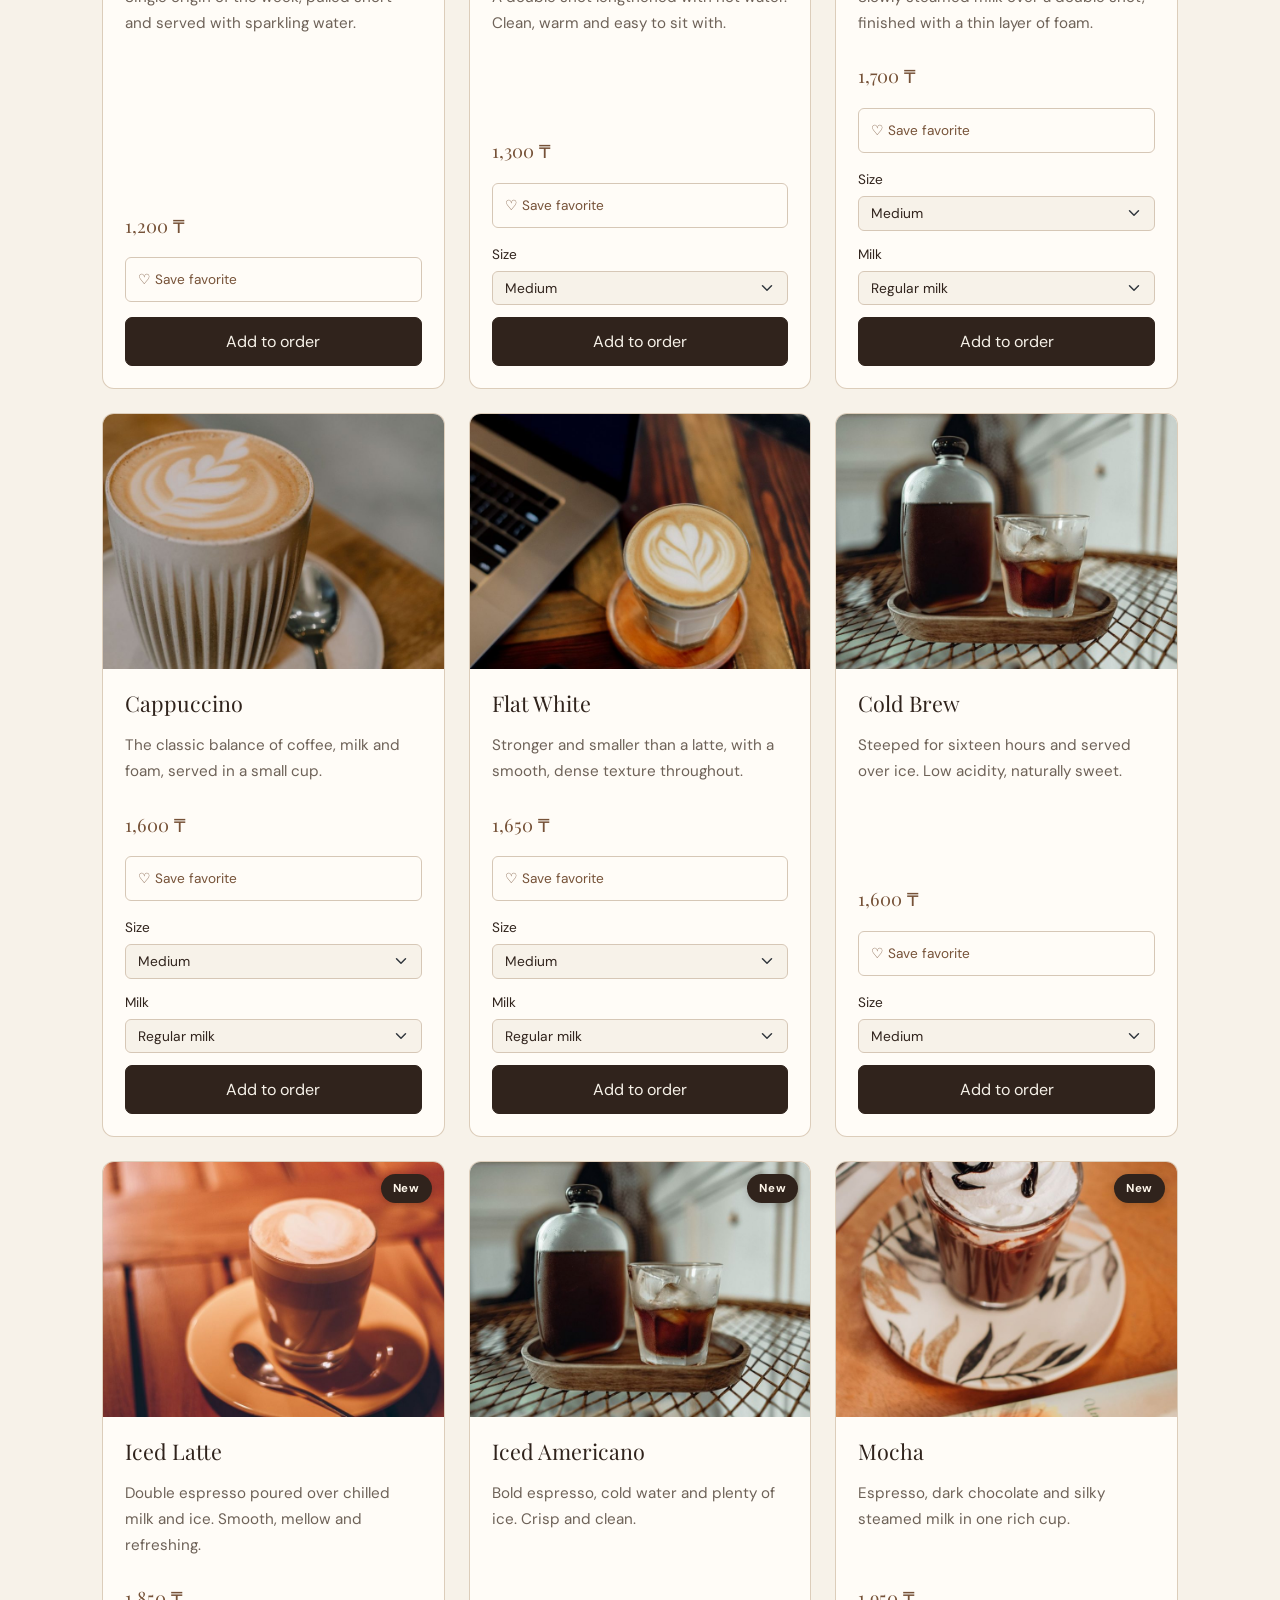
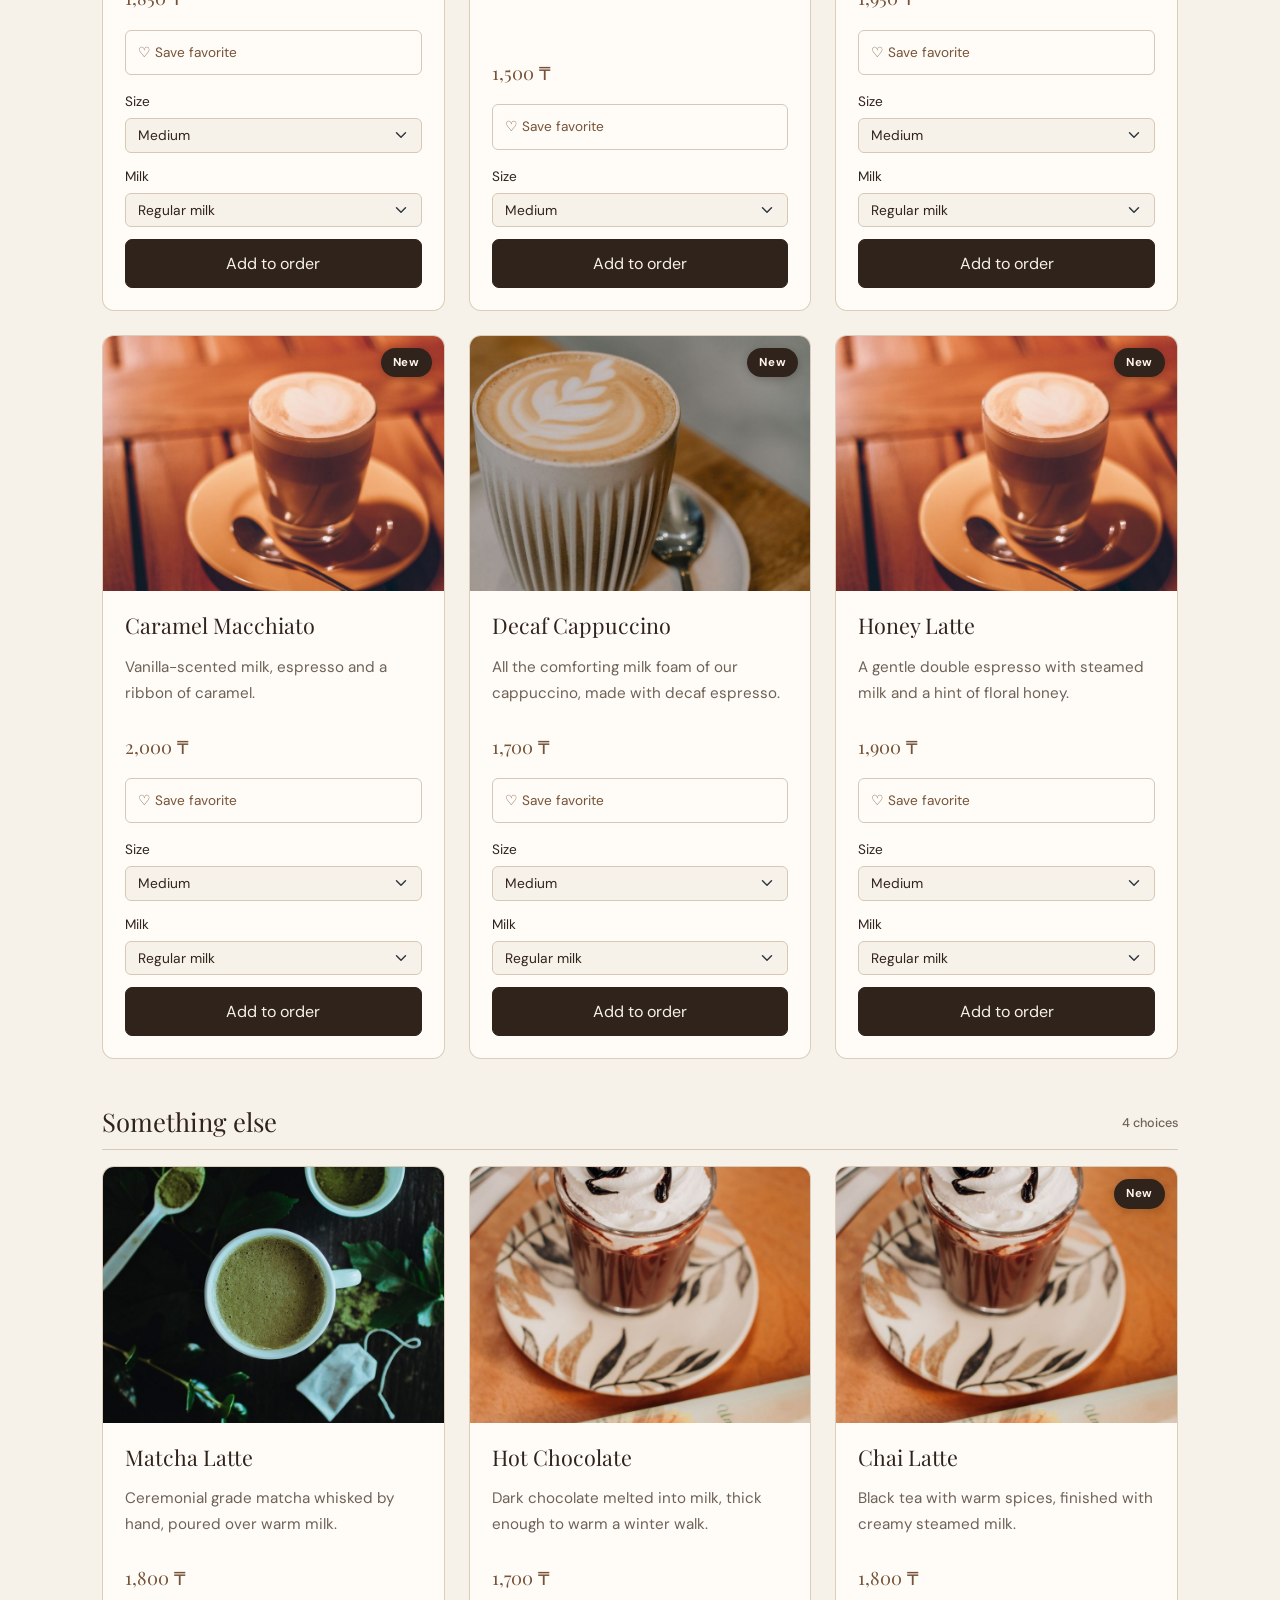
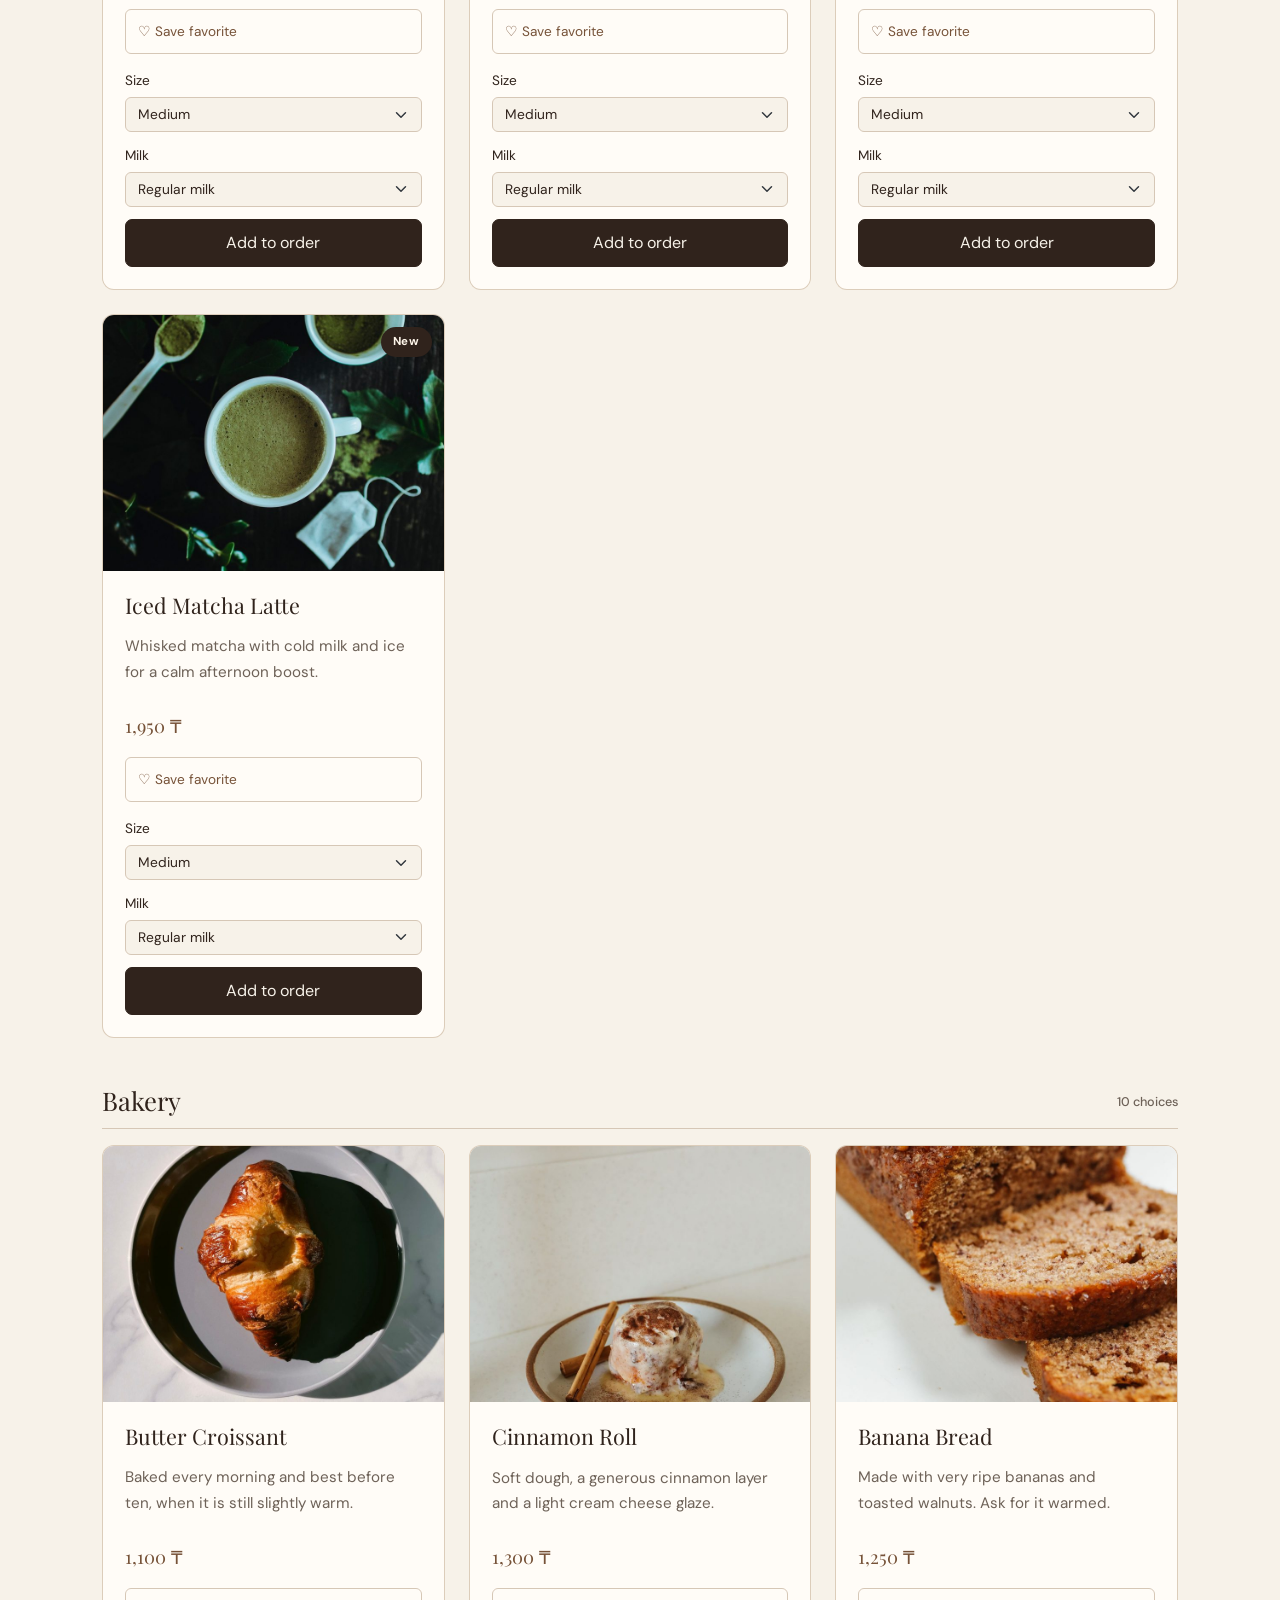
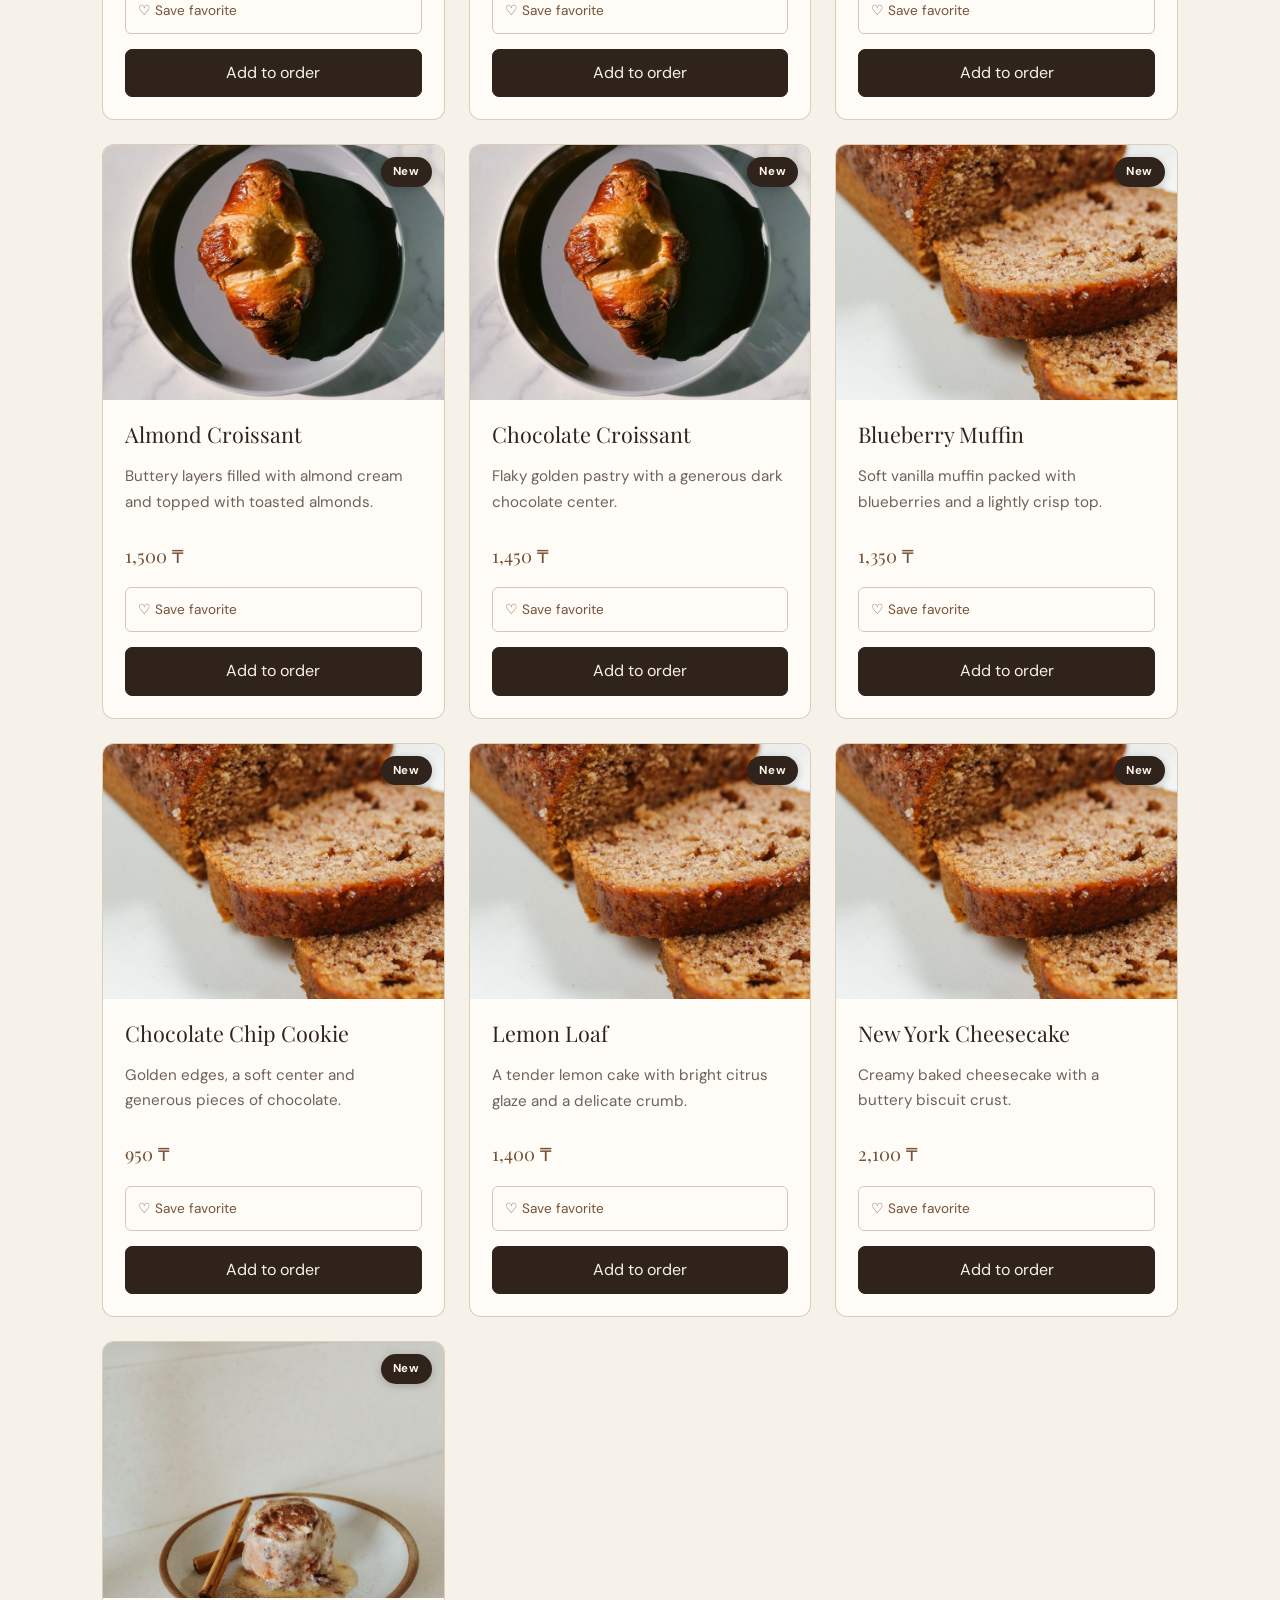
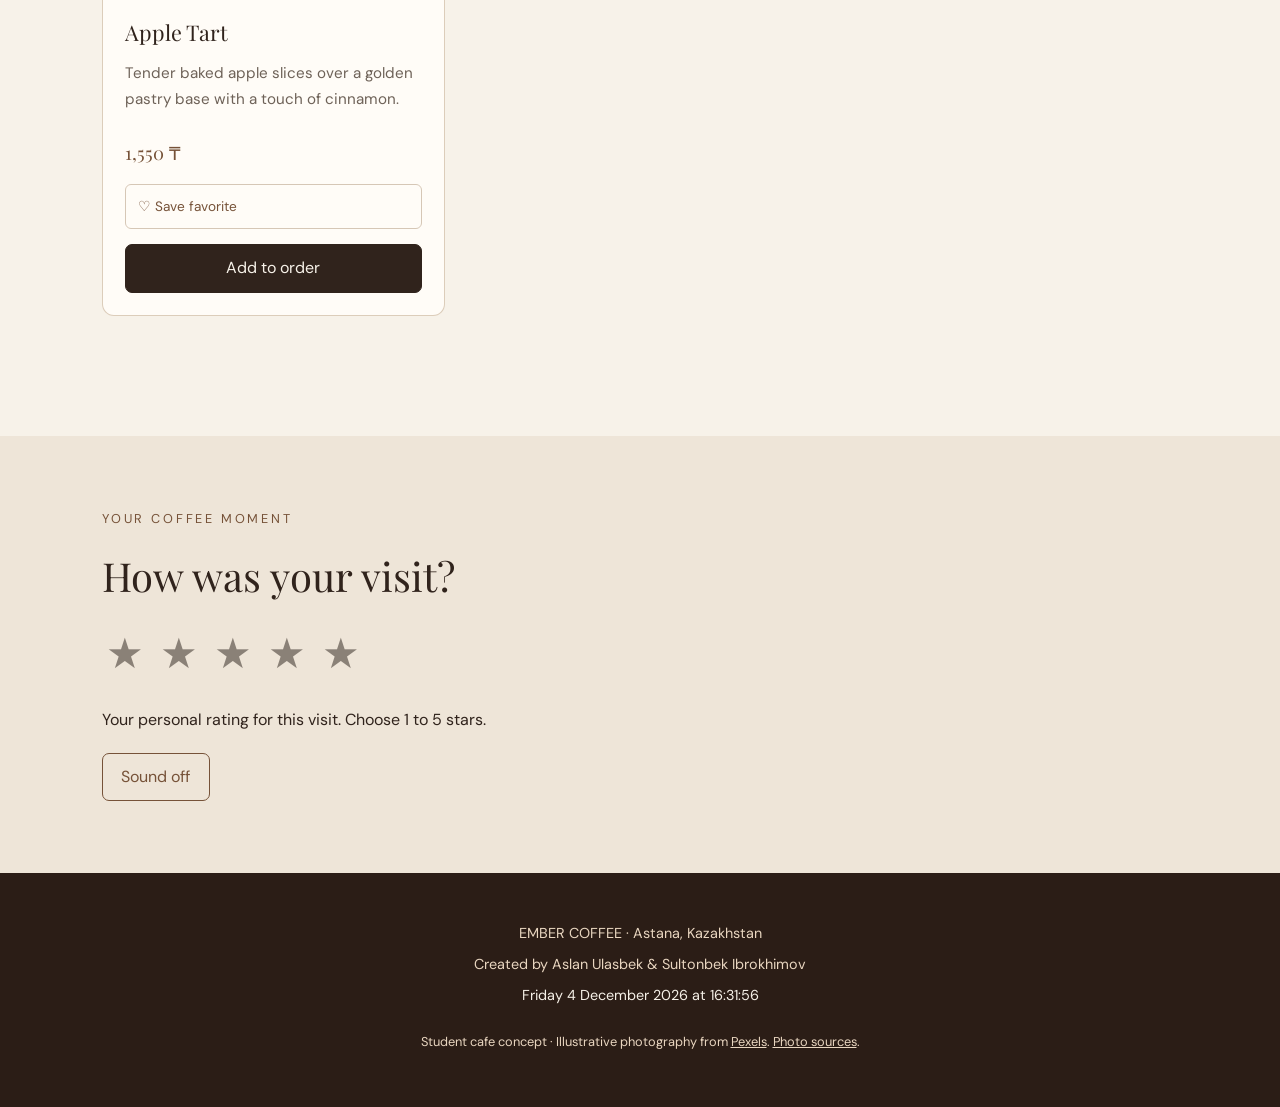
<file: menu.html>
<!doctype html>
<html lang="en">
    <head>
        <meta charset="UTF-8" />
        <meta name="viewport" content="width=device-width, initial-scale=1.0" />
        <title>EMBER COFFEE | Menu</title>
        <link href="vendor/bootstrap.min.css" rel="stylesheet" />
        <script src="js/store.js"></script>
        <link rel="stylesheet" href="css/style.css" />
        <link rel="stylesheet" href="css/final.css" />
        <script src="vendor/jquery-4.0.0.min.js"></script>
        <script src="js/script.js"></script>
    </head>

    <body>
        <a class="skip-link" href="#main-content">Skip to content</a>
        <div
            class="scroll-progress"
            role="progressbar"
            aria-label="Reading progress"
            aria-valuemin="0"
            aria-valuemax="100"
            aria-valuenow="0"
        >
            <span></span>
        </div>
        <div id="toast-message" class="ember-toast" role="status" aria-live="polite"></div>

        <header id="main-header">
            <nav class="navbar navbar-expand-lg py-3" aria-label="Main navigation">
                <div class="container px-sm-2">
                    <a href="index.html" class="navbar-brand logo">EMBER.</a>
                    <button
                        class="navbar-toggler"
                        type="button"
                        data-bs-toggle="collapse"
                        data-bs-target="#primary-navigation"
                        aria-controls="primary-navigation"
                        aria-expanded="false"
                        aria-label="Toggle navigation"
                    >
                        <span class="navbar-toggler-icon"></span>
                    </button>
                    <div class="collapse navbar-collapse" id="primary-navigation">
                        <ul class="navbar-nav ms-auto nav-menu">
                            <li class="nav-item"><a href="index.html" class="nav-link">Home</a></li>
                            <li class="nav-item">
                                <a href="menu.html" class="nav-link active" aria-current="page"
                                    >Menu</a
                                >
                            </li>
                            <li class="nav-item">
                                <a href="about.html" class="nav-link">Our Story</a>
                            </li>
                            <li class="nav-item">
                                <a href="contact.html" class="nav-link">Visit Us</a>
                            </li>
                            <li class="nav-item">
                                <a href="gallery.html" class="nav-link">Gallery</a>
                            </li>
                        <li class="nav-item"><a href="login.html" class="nav-link" id="account-link">Sign in</a></li>
                        </ul>
                        <div class="appearance-tools" aria-label="Appearance">
                            <button type="button" class="appearance-button" id="change-background" title="Change page color">◐ <span id="palette-name">Cream</span></button>
                            <button type="button" class="appearance-button" id="theme-toggle" aria-pressed="false">☾ <span>Dark mode</span></button>
                        </div>
                    </div>
                </div>
            </nav>
        </header>

        <main id="main-content">
            <section class="page-header">
                <div class="container">
                    <h1>The menu.</h1>
                    <p>Your favorites and a few new discoveries, carefully made.</p>
                </div>
            </section>

            <section class="section">
                <div class="container">
                    <img
                        src="images/hero.jpg"
                        alt="Warm cafe counter with a menu board and pastry display"
                        class="menu-banner mb-5"
                        width="1600"
                        height="1000"
                        decoding="async"
                        loading="lazy"
                    />

                    <div class="menu-tools">
                        <p class="label">Find your favorite</p>
                        <div class="search-wrap">
                            <label for="menu-search">Search the menu</label>
                            <input
                                id="menu-search"
                                class="form-control"
                                type="search"
                                placeholder="Try latte or chocolate"
                                autocomplete="off"
                                role="combobox"
                                aria-autocomplete="list"
                                aria-expanded="false"
                                aria-controls="search-suggestions"
                            />
                            <ul
                                id="search-suggestions"
                                class="search-suggestions"
                                role="listbox"
                                aria-label="Menu suggestions"
                                hidden=""
                            ></ul>
                        </div>
                        <label for="menu-category">Category</label>
                        <select id="menu-category" class="form-select">
                            <option value="all">All items</option>
                            <option value="coffee">Coffee</option>
                            <option value="other">Something else</option>
                            <option value="bakery">Bakery</option>
                        </select>
                        <div class="menu-extra-tools">
                            <div>
                                <label for="menu-sort">Sort by price</label>
                                <select id="menu-sort" class="form-select">
                                    <option value="default">Default order</option>
                                    <option value="asc">Price: low to high</option>
                                    <option value="desc">Price: high to low</option>
                                </select>
                            </div>
                            <fieldset class="menu-extra-filters">
                                <legend>More filters</legend>
                                <label><input type="checkbox" id="filter-cold" /> Cold drinks</label>
                                <label><input type="checkbox" id="filter-decaf" /> Decaf</label>
                                <label><input type="checkbox" id="filter-plant" /> Plant-based milk available</label>
                            </fieldset>
                        </div>
                        <p id="search-count" role="status"></p>
                    </div>
                    <div id="menu-catalog"></div>
                </div>
            </section>

            <section class="section rating-section">
                <div class="container">
                    <p class="label">Your coffee moment</p>
                    <h2>How was your visit?</h2>
                    <div class="rating-stars" role="group" aria-label="Rate your visit">
                        <button
                            type="button"
                            class="rating-star"
                            data-rating="1"
                            aria-label="1 stars"
                            aria-pressed="false"
                        >
                            ★
                        </button>
                        <button
                            type="button"
                            class="rating-star"
                            data-rating="2"
                            aria-label="2 stars"
                            aria-pressed="false"
                        >
                            ★
                        </button>
                        <button
                            type="button"
                            class="rating-star"
                            data-rating="3"
                            aria-label="3 stars"
                            aria-pressed="false"
                        >
                            ★
                        </button>
                        <button
                            type="button"
                            class="rating-star"
                            data-rating="4"
                            aria-label="4 stars"
                            aria-pressed="false"
                        >
                            ★
                        </button>
                        <button
                            type="button"
                            class="rating-star"
                            data-rating="5"
                            aria-label="5 stars"
                            aria-pressed="false"
                        >
                            ★
                        </button>
                    </div>
                    <p id="rating-message" role="status">
                        Your personal rating for this visit. Choose 1 to 5 stars.
                    </p>
                    <button
                        type="button"
                        id="sound-toggle"
                        class="btn btn-outline-primary"
                        aria-pressed="false"
                    >
                        Sound off
                    </button>
                </div>
            </section>
        </main>

        <footer>
            <div class="container">
                <p>EMBER COFFEE · Astana, Kazakhstan</p>

                <p>Created by Aslan Ulasbek &amp; Sultonbek Ibrokhimov</p>
                <p class="current-date-time" id="current-date-time"></p>
                <p class="photo-credit">
                    Student cafe concept · Illustrative photography from
                    <a href="https://www.pexels.com/">Pexels</a>.
                    <a href="PHOTO_SOURCES.md">Photo sources</a>.
                </p>
            </div>
        </footer>

        <script src="vendor/bootstrap.bundle.min.js"></script>
        <script src="js/validation.js"></script>
        <script src="js/base.js"></script>
        <script src="js/app.js"></script>
        <script src="js/advanced.js"></script>
        <script src="js/menu-data.js"></script>
        <script src="js/catalog.js"></script>
        <script src="js/order.js"></script>
    </body>
</html>
</file>
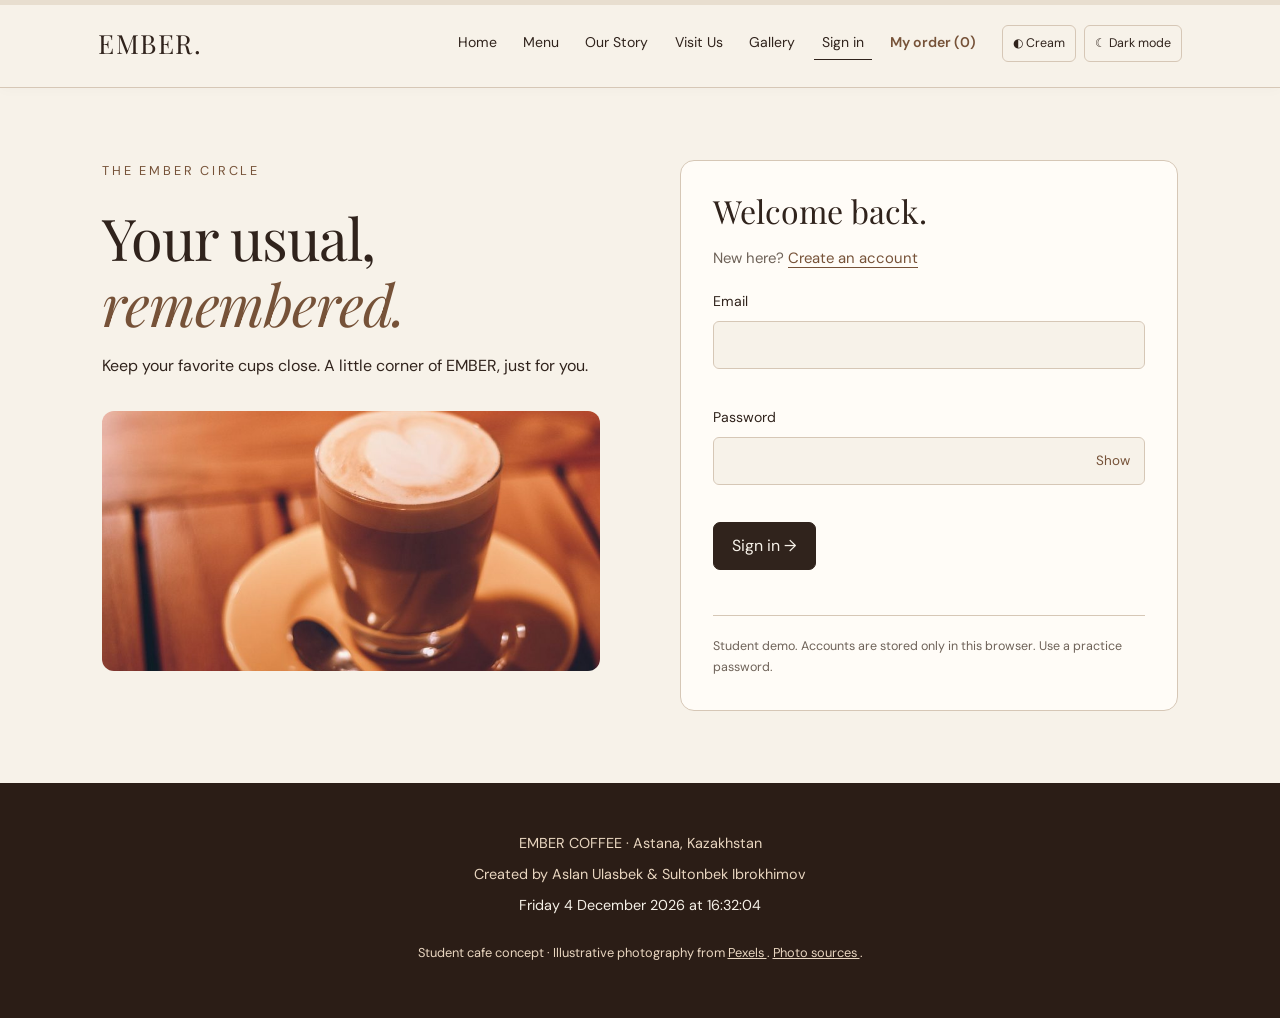
<file: profile.html>
<!DOCTYPE html>
<html lang="en">
 <head>
  <meta charset="utf-8"/>
  <meta content="width=device-width, initial-scale=1.0" name="viewport"/>
  <title>
   EMBER COFFEE | Your profile
  </title>
  <link href="vendor/bootstrap.min.css" rel="stylesheet"/>
  <script src="js/store.js">
  </script>
  <link href="css/style.css" rel="stylesheet"/>
  <link href="css/final.css" rel="stylesheet"/>
  <script src="vendor/jquery-4.0.0.min.js">
  </script>
  <script src="js/script.js">
  </script>
 </head>
 <body>
  <a class="skip-link" href="#main-content">
   Skip to content
  </a>
  <div aria-label="Reading progress" aria-valuemax="100" aria-valuemin="0" aria-valuenow="0" class="scroll-progress" role="progressbar">
   <span>
   </span>
  </div>
  <div aria-live="polite" class="ember-toast" id="toast-message" role="status">
  </div>
  <header id="main-header">
   <nav aria-label="Main navigation" class="navbar navbar-expand-lg py-3">
    <div class="container px-sm-2">
     <a class="navbar-brand logo" href="index.html">
      EMBER.
     </a>
     <button aria-controls="primary-navigation" aria-expanded="false" aria-label="Toggle navigation" class="navbar-toggler" data-bs-target="#primary-navigation" data-bs-toggle="collapse" type="button">
      <span class="navbar-toggler-icon">
      </span>
     </button>
     <div class="collapse navbar-collapse" id="primary-navigation">
      <ul class="navbar-nav ms-auto nav-menu">
       <li class="nav-item">
        <a class="nav-link" href="index.html">
         Home
        </a>
       </li>
       <li class="nav-item">
        <a class="nav-link" href="menu.html">
         Menu
        </a>
       </li>
       <li class="nav-item">
        <a class="nav-link" href="about.html">
         Our Story
        </a>
       </li>
       <li class="nav-item">
        <a class="nav-link" href="contact.html">
         Visit Us
        </a>
       </li>
       <li class="nav-item">
        <a class="nav-link" href="gallery.html">
         Gallery
        </a>
       </li>
       <li class="nav-item">
        <a class="nav-link" href="login.html" id="account-link">
         Sign in
        </a>
       </li>
      </ul>
      <div aria-label="Appearance" class="appearance-tools">
       <button class="appearance-button" id="change-background" title="Change page color" type="button">
        ◐
        <span id="palette-name">
         Cream
        </span>
       </button>
       <button aria-pressed="false" class="appearance-button" id="theme-toggle" type="button">
        ☾
        <span>
         Dark mode
        </span>
       </button>
      </div>
     </div>
    </div>
   </nav>
  </header>
  <main id="main-content">
   <section class="page-header">
    <div class="container profile-heading">
     <div>
      <p class="label">
       Your EMBER corner
      </p>
      <h1 id="profile-greeting">
       Your profile.
      </h1>
      <p>
       A familiar cup. A place of your own.
      </p>
     </div>
     <div class="profile-actions">
      <a class="btn btn-outline-primary" hidden="" href="admin.html" id="admin-link">
       Manage menu
      </a>
      <button class="btn btn-outline-primary" id="logout-button" type="button">
       Sign out
      </button>
     </div>
    </div>
   </section>
   <section class="section" hidden="" id="profile-content">
    <div class="container profile-layout">
     <div class="account-card">
      <h2>
       Your details.
      </h2>
      <form id="profile-form" novalidate="">
       <div class="account-field">
        <label for="profile-name">
         Full name
        </label>
        <input aria-describedby="profile-name-error" autocomplete="name" class="form-control" id="profile-name" name="profile-name" type="text"/>
        <span class="field-error" id="profile-name-error">
        </span>
       </div>
       <div class="account-field">
        <label for="profile-email">
         Email
        </label>
        <input aria-describedby="profile-email-error" autocomplete="email" class="form-control" id="profile-email" name="profile-email" type="text"/>
        <span class="field-error" id="profile-email-error">
        </span>
       </div>
       <button class="btn btn-primary" type="submit">
        Save changes
       </button>
       <p id="profile-status" role="status">
       </p>
      </form>
     </div>
     <div>
      <p class="label">
       Saved for next time
      </p>
      <h2>
       Your favorites.
      </h2>
      <div class="favorites-grid" id="favorites-list">
      </div>
      <a class="text-link" href="menu.html">
       Explore the full menu &rarr;
      </a>
     </div>
    </div>
   </section>
  </main>
  <footer>
   <div class="container">
    <p>
     EMBER COFFEE &middot; Astana, Kazakhstan
    </p>
    <p>
     Created by Aslan Ulasbek &amp; Sultonbek Ibrokhimov
    </p>
    <p class="current-date-time" id="current-date-time">
    </p>
    <p class="photo-credit">
     Student cafe concept &middot; Illustrative photography from
     <a href="https://www.pexels.com/">
      Pexels
     </a>
     .
     <a href="PHOTO_SOURCES.md">
      Photo sources
     </a>
     .
    </p>
   </div>
  </footer>
  <script src="vendor/bootstrap.bundle.min.js">
  </script>
  <script src="js/validation.js">
  </script>
  <script src="js/base.js">
  </script>
  <script src="js/app.js">
  </script>
  <script src="js/advanced.js">
  </script>
  <script src="js/menu-data.js">
  </script>
  <script src="js/catalog.js">
  </script>
  <script src="js/auth.js">
  </script>
  <script src="js/order.js">
  </script>
 </body>
</html>
</file>
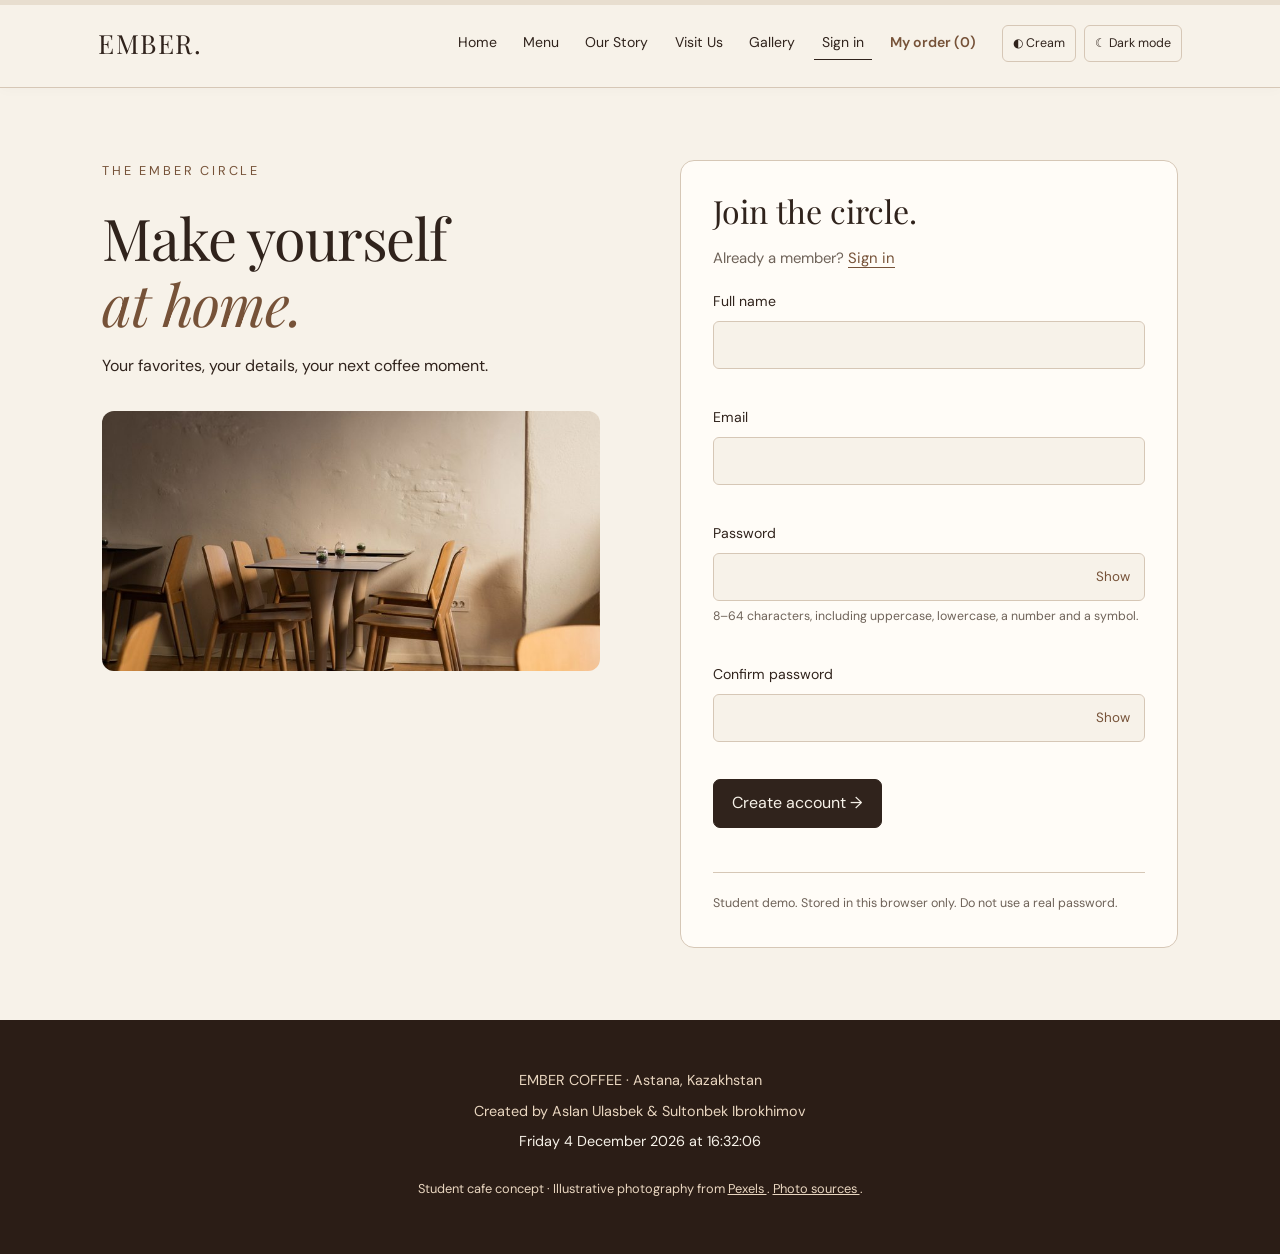
<file: signup.html>
<!DOCTYPE html>
<html lang="en">
 <head>
  <meta charset="utf-8"/>
  <meta content="width=device-width, initial-scale=1.0" name="viewport"/>
  <title>
   EMBER COFFEE | Create account
  </title>
  <link href="vendor/bootstrap.min.css" rel="stylesheet"/>
  <script src="js/store.js">
  </script>
  <link href="css/style.css" rel="stylesheet"/>
  <link href="css/final.css" rel="stylesheet"/>
  <script src="vendor/jquery-4.0.0.min.js">
  </script>
  <script src="js/script.js">
  </script>
 </head>
 <body>
  <a class="skip-link" href="#main-content">
   Skip to content
  </a>
  <div aria-label="Reading progress" aria-valuemax="100" aria-valuemin="0" aria-valuenow="0" class="scroll-progress" role="progressbar">
   <span>
   </span>
  </div>
  <div aria-live="polite" class="ember-toast" id="toast-message" role="status">
  </div>
  <header id="main-header">
   <nav aria-label="Main navigation" class="navbar navbar-expand-lg py-3">
    <div class="container px-sm-2">
     <a class="navbar-brand logo" href="index.html">
      EMBER.
     </a>
     <button aria-controls="primary-navigation" aria-expanded="false" aria-label="Toggle navigation" class="navbar-toggler" data-bs-target="#primary-navigation" data-bs-toggle="collapse" type="button">
      <span class="navbar-toggler-icon">
      </span>
     </button>
     <div class="collapse navbar-collapse" id="primary-navigation">
      <ul class="navbar-nav ms-auto nav-menu">
       <li class="nav-item">
        <a class="nav-link" href="index.html">
         Home
        </a>
       </li>
       <li class="nav-item">
        <a class="nav-link" href="menu.html">
         Menu
        </a>
       </li>
       <li class="nav-item">
        <a class="nav-link" href="about.html">
         Our Story
        </a>
       </li>
       <li class="nav-item">
        <a class="nav-link" href="contact.html">
         Visit Us
        </a>
       </li>
       <li class="nav-item">
        <a class="nav-link" href="gallery.html">
         Gallery
        </a>
       </li>
       <li class="nav-item">
        <a class="nav-link" href="login.html" id="account-link">
         Sign in
        </a>
       </li>
      </ul>
      <div aria-label="Appearance" class="appearance-tools">
       <button class="appearance-button" id="change-background" title="Change page color" type="button">
        ◐
        <span id="palette-name">
         Cream
        </span>
       </button>
       <button aria-pressed="false" class="appearance-button" id="theme-toggle" type="button">
        ☾
        <span>
         Dark mode
        </span>
       </button>
      </div>
     </div>
    </div>
   </nav>
  </header>
  <main id="main-content">
   <section class="section account-section">
    <div class="container account-layout">
     <div class="account-intro">
      <p class="label">
       The EMBER circle
      </p>
      <h1>
       Make yourself
       <br/>
       <em>
        at home.
       </em>
      </h1>
      <p>
       Your favorites, your details, your next coffee moment.
      </p>
      <img alt="A welcoming coffee shop interior" height="600" src="images/interior.jpg" width="800"/>
     </div>
     <div class="account-card">
      <h2>
       Join the circle.
      </h2>
      <p>
       Already a member?
       <a class="text-link" href="login.html">
        Sign in
       </a>
      </p>
      <form id="signup-form" novalidate="">
       <div class="account-field">
        <label for="signup-name">
         Full name
        </label>
        <input aria-describedby="signup-name-error" autocomplete="name" class="form-control" id="signup-name" name="signup-name" type="text"/>
        <span class="field-error" id="signup-name-error">
        </span>
       </div>
       <div class="account-field">
        <label for="signup-email">
         Email
        </label>
        <input aria-describedby="signup-email-error" autocomplete="email" class="form-control" id="signup-email" name="signup-email" type="text"/>
        <span class="field-error" id="signup-email-error">
        </span>
       </div>
       <div class="account-field">
        <label for="signup-password">
         Password
        </label>
        <input aria-describedby="signup-password-error" autocomplete="new-password" class="form-control" id="signup-password" name="signup-password" type="password"/>
        <small>
         8&ndash;64 characters, including uppercase, lowercase, a number and a symbol.
        </small>
        <span class="field-error" id="signup-password-error">
        </span>
       </div>
       <div class="account-field">
        <label for="signup-confirm">
         Confirm password
        </label>
        <input aria-describedby="signup-confirm-error" autocomplete="new-password" class="form-control" id="signup-confirm" name="signup-confirm" type="password"/>
        <span class="field-error" id="signup-confirm-error">
        </span>
       </div>
       <button class="btn btn-primary" type="submit">
        Create account &rarr;
       </button>
       <p class="field-error" id="signup-status" role="alert">
       </p>
      </form>
      <p class="demo-note">
       Student demo. Stored in this browser only. Do not use a real password.
      </p>
     </div>
    </div>
   </section>
  </main>
  <footer>
   <div class="container">
    <p>
     EMBER COFFEE &middot; Astana, Kazakhstan
    </p>
    <p>
     Created by Aslan Ulasbek &amp; Sultonbek Ibrokhimov
    </p>
    <p class="current-date-time" id="current-date-time">
    </p>
    <p class="photo-credit">
     Student cafe concept &middot; Illustrative photography from
     <a href="https://www.pexels.com/">
      Pexels
     </a>
     .
     <a href="PHOTO_SOURCES.md">
      Photo sources
     </a>
     .
    </p>
   </div>
  </footer>
  <script src="vendor/bootstrap.bundle.min.js">
  </script>
  <script src="js/validation.js">
  </script>
  <script src="js/base.js">
  </script>
  <script src="js/app.js">
  </script>
  <script src="js/advanced.js">
  </script>
  <script src="js/auth.js">
  </script>
  <script src="js/menu-data.js">
  </script>
  <script src="js/catalog.js">
  </script>
  <script src="js/order.js">
  </script>
 </body>
</html>
</file>
<file: css/style.css>
/* ============================================================
   EMBER COFFEE — main stylesheet
   Created by Aslan Ulasbek & Sultonbek Ibrokhimov

   Sections:
   1. Fonts & CSS variables
   2. Base element styles
   3. Header & navigation
   4. Buttons & shared helpers
   5. Home page
   6. Menu page
   7. About page
   8. Contact page (table + form)
   9. Gallery page
   10. Page layout with CSS Grid
   11. Footer
   12. Responsive (media queries)
   ============================================================ */

/* ---------- 1. Fonts & CSS variables ---------- */

@import url("https://fonts.googleapis.com/css2?family=DM+Sans:wght@400;500&family=Playfair+Display:ital,wght@0,400;0,500;1,400&display=swap");

:root {
    --espresso: #2b1d16;
    --coffee: #6b4c35;
    --beige: #c9b49a;
    --cream: #f6f1e8;
    --off-white: #fdfbf7;
    --warm-gray: #7d736b;

    --heading-font: "Playfair Display", Georgia, serif;
    --body-font: "DM Sans", Arial, sans-serif;
}

/* ---------- 2. Base element styles ---------- */

* {
    box-sizing: border-box;
}

body {
    margin: 0;
    background-color: var(--cream);
    color: var(--espresso);
    font-family: var(--body-font);
    font-size: 1rem;
    line-height: 1.7;
    transition: background-color 0.35s ease;
}

h1,
h2,
h3 {
    font-family: var(--heading-font);
    font-weight: 400;
    margin: 0 0 1rem 0;
    line-height: 1.15;
}

h1 {
    font-size: 4rem;
    letter-spacing: -0.02em;
}

h2 {
    font-size: 2.5rem;
}

h3 {
    font-size: 1.35rem;
}

p {
    margin: 0 0 1.2rem 0;
    max-width: 62ch;
}

a {
    color: var(--espresso);
    text-decoration: none;
}

img {
    display: block;
    max-width: 100%;
}

ul,
ol {
    padding-left: 1.2rem;
}

/* A page-width wrapper reused on every page */

.container {
    width: 90%;
    max-width: 1100px;
    margin: 0 auto;
}

/* Small uppercase label above headings */

.label {
    font-size: 0.8rem;
    letter-spacing: 0.22em;
    text-transform: uppercase;
    color: var(--coffee);
    margin-bottom: 1.5rem;
}

.highlight {
    font-style: italic;
    color: var(--coffee);
}

/* ---------- 3. Header & navigation ---------- */

#main-header {
    background-color: var(--cream);
    border-bottom: 1px solid var(--beige);
    padding: 0;
    position: sticky;
    top: 0;
    z-index: 10;
}

.logo {
    font-family: var(--heading-font);
    font-size: 1.6rem;
    letter-spacing: 0.06em;
}

.nav-menu {
    gap: 0.5rem 1.4rem;
}

/* descendant selector: links inside the navigation */

.nav-menu a {
    font-size: 0.95rem;
    padding-bottom: 4px;
    border-bottom: 1px solid transparent;
    transition:
        border-color 0.25s,
        color 0.25s;
}

.nav-menu a:hover {
    color: var(--coffee);
    border-bottom-color: var(--coffee);
}

.nav-menu a:focus {
    outline: 2px solid var(--coffee);
    outline-offset: 4px;
}

/* active page marker */

.nav-menu a.active {
    border-bottom-color: var(--espresso);
}

/* ---------- 4. Buttons & shared helpers ---------- */

.button {
    display: inline-block;
    border: 1px solid var(--cream);
    color: var(--cream);
    letter-spacing: 0.12em;
    text-transform: uppercase;
    transition:
        background-color 0.3s,
        color 0.3s;
}

.button:not(.btn-sm):not(.btn-lg) {
    padding: 0.9rem 2.2rem;
    font-size: 0.9rem;
}

.button:hover {
    background-color: var(--cream);
    color: var(--espresso);
}

.button:focus {
    outline: 2px solid var(--beige);
    outline-offset: 4px;
}

/* dark button used on light backgrounds */

.button-dark {
    border-color: var(--espresso);
    color: var(--espresso);
}

.button-dark:hover {
    background-color: var(--espresso);
    color: var(--cream);
}

.btn-primary {
    --bs-btn-color: var(--cream);
    --bs-btn-bg: var(--espresso);
    --bs-btn-border-color: var(--espresso);
    --bs-btn-hover-color: var(--espresso);
    --bs-btn-hover-bg: var(--cream);
    --bs-btn-hover-border-color: var(--espresso);
    --bs-btn-active-color: var(--cream);
    --bs-btn-active-bg: var(--coffee);
    --bs-btn-active-border-color: var(--coffee);
    --bs-btn-focus-shadow-rgb: 107, 76, 53;
}

.btn-outline-primary {
    --bs-btn-color: var(--coffee);
    --bs-btn-border-color: var(--coffee);
    --bs-btn-hover-color: var(--cream);
    --bs-btn-hover-bg: var(--espresso);
    --bs-btn-hover-border-color: var(--espresso);
    --bs-btn-active-color: var(--cream);
    --bs-btn-active-bg: var(--espresso);
    --bs-btn-active-border-color: var(--espresso);
    --bs-btn-focus-shadow-rgb: 107, 76, 53;
}

.button.btn-sm {
    padding: 0.4rem 0.75rem;
    font-size: 0.875rem;
}

/* standard vertical rhythm for content sections */

.section {
    padding: 6rem 0;
}

/* smaller page header used on menu / about / contact */

.page-header {
    padding: 5rem 0 3rem 0;
    border-bottom: 1px solid var(--beige);
}

.page-header p {
    color: var(--warm-gray);
    font-size: 1.15rem;
}

/* ---------- 5. Home page ---------- */

.hero {
    position: relative;
    height: 88vh;
    min-height: 480px;
    display: flex;
    align-items: center;
    overflow: hidden;
}

.hero img {
    position: absolute;
    top: 0;
    left: 0;
    width: 100%;
    height: 100%;
    object-fit: cover;
}

/* dark overlay so the text stays readable on the photo */

.hero-overlay {
    position: absolute;
    top: 0;
    left: 0;
    width: 100%;
    height: 100%;
    background-color: rgba(30, 20, 15, 0.55);
}

.hero-text {
    position: relative;
    color: var(--cream);
    max-width: 40rem;
}

.hero-text .label {
    color: var(--beige);
}

.hero-text h1 {
    color: var(--cream);
    margin-bottom: 1.5rem;
}

.hero-text p {
    color: var(--beige);
    font-size: 1.15rem;
    margin-bottom: 2.5rem;
}

.philosophy ul {
    color: var(--warm-gray);
}

.ember-card {
    display: flex;
    flex-direction: column;
    background-color: var(--off-white);
    border: 1px solid var(--beige);
    border-radius: 0;
    transition:
        transform 0.3s,
        box-shadow 0.3s;
}

.ember-card:hover {
    transform: translateY(-6px);
    box-shadow: 0 12px 28px rgba(43, 29, 22, 0.12);
}

.ember-card .card-img-top {
    width: 100%;
    height: 320px;
    object-fit: cover;
    border-radius: 0;
}

.ember-card .card-body {
    padding: 1.2rem;
}

.card-number {
    font-family: var(--heading-font);
    font-size: 0.95rem;
    color: var(--coffee);
    letter-spacing: 0.1em;
}

/* descendant selector: paragraphs inside a card */

.card p {
    color: var(--warm-gray);
    font-size: 0.95rem;
    margin-bottom: 0.5rem;
}

/* button stays at the bottom of each card */

.card .button {
    margin-top: auto;
    align-self: flex-start;
}

/* dark quote band */

.quote {
    background-color: var(--espresso);
    color: var(--cream);
    text-align: center;
    padding: 7rem 0;
}

.quote h2 {
    font-style: italic;
    max-width: 22ch;
    margin: 0 auto;
}

/* ---------- 6. Menu page ---------- */

.menu-banner {
    width: 100%;
    height: 300px;
    object-fit: cover;
}

.menu-group h2 {
    font-size: 1.6rem;
    padding-bottom: 0.8rem;
    border-bottom: 1px solid var(--beige);
}

.menu-cards {
    display: grid;
    grid-template-columns: repeat(3, minmax(0, 1fr));
    gap: 24px;
}

.menu-item {
    display: flex;
    flex-direction: column;
    min-width: 0;
    overflow: hidden;
    border: 1px solid rgba(201, 180, 154, 0.65);
    border-radius: 12px;
    background: var(--off-white);
}

.menu-item-photo {
    width: 100%;
    height: auto;
    aspect-ratio: 4 / 3;
    object-fit: cover;
    background: var(--beige);
}

.menu-item-body {
    display: flex;
    flex-direction: column;
    flex: 1;
    gap: 12px;
    padding: 22px;
}

.menu-item-body .menu-price {
    display: block;
    margin-top: auto;
    padding-top: 12px;
    color: var(--coffee);
}

.menu-item h3 {
    margin: 0 0 0.3rem 0;
}

.menu-item p {
    margin: 0;
    color: var(--warm-gray);
    font-size: 0.95rem;
}

.menu-price {
    font-family: var(--heading-font);
    font-size: 1.15rem;
    white-space: nowrap;
}

/* ---------- 7. About page ---------- */

.story-image {
    width: 100%;
    height: 420px;
    object-fit: cover;
}

.team-member {
    text-align: center;
}

/* circular profile photo */

.team-role {
    font-size: 0.8rem;
    letter-spacing: 0.15em;
    text-transform: uppercase;
    color: var(--coffee);
    margin-bottom: 1rem;
}

.team-member p,
.team-member ul {
    text-align: left;
    color: var(--warm-gray);
    margin-left: auto;
    margin-right: auto;
    max-width: 34ch;
}

/* ---------- 8. Contact page (table + form) ---------- */

.contact-info p {
    margin-bottom: 0.4rem;
}

.contact-info h3 {
    margin-top: 3rem;
}

.contact-info .detail-label {
    font-size: 0.8rem;
    letter-spacing: 0.15em;
    text-transform: uppercase;
    color: var(--coffee);
    margin-top: 1.5rem;
    margin-bottom: 0.2rem;
}

/* opening hours table */

table {
    width: 100%;
    border-collapse: collapse;
    margin-top: 1.5rem;
    background-color: var(--off-white);
}

table th {
    background-color: var(--espresso);
    color: var(--cream);
    font-family: var(--body-font);
    font-weight: 500;
    font-size: 0.8rem;
    letter-spacing: 0.12em;
    text-transform: uppercase;
    padding: 1rem;
    text-align: left;
}

/* descendant selector: data cells inside a table */

table td {
    padding: 1rem;
    border-bottom: 1px solid var(--beige);
}

table tr:hover td {
    background-color: rgba(201, 180, 154, 0.18);
}

/* contact form */

#contact-form {
    background-color: var(--off-white);
    border: 1px solid var(--beige);
}

#contact-form label {
    display: block;
    font-size: 0.8rem;
    letter-spacing: 0.12em;
    text-transform: uppercase;
    color: var(--coffee);
    margin-bottom: 0.5rem;
}

#contact-form input,
#contact-form select,
#contact-form textarea {
    width: 100%;
    padding: 0.8rem;
    border: 1px solid var(--beige);
    background-color: var(--cream);
    font-family: var(--body-font);
    font-size: 1rem;
    color: var(--espresso);
}

#contact-form .input-group .form-control {
    width: 1%;
}

#contact-form .form-control:focus,
#contact-form .form-select:focus {
    border-color: var(--coffee);
    background-color: var(--off-white);
    box-shadow: 0 0 0 0.25rem rgba(107, 76, 53, 0.25);
}

#contact-form input[type="color"] {
    width: 3rem;
    min-width: 3rem;
    height: 48px;
    padding: 0.375rem;
}

#contact-form textarea {
    min-height: 140px;
    resize: vertical;
}

/* ---------- 9. Gallery page ---------- */

/* Gallery page layout uses CSS Grid */

.page-layout {
    min-height: 100vh;
    display: grid;
    grid-template-columns: 230px 1fr;
    grid-template-rows: auto 1fr auto;
    grid-template-areas:
        "header header"
        "sidebar main"
        "footer footer";
}

/* Assign page elements to grid areas */

.page-layout > header {
    grid-area: header;
}

.page-layout > aside {
    grid-area: sidebar;
}

.page-layout > main {
    grid-area: main;
}

.page-layout > footer {
    grid-area: footer;
}

/* Gallery sidebar */

.gallery-sidebar {
    background-color: var(--off-white);
    border-right: 1px solid var(--beige);
    padding: 4rem 0;
}

.gallery-sidebar .container {
    width: 80%;
}

.gallery-sidebar h3 {
    font-size: 1.8rem;
}

.gallery-sidebar p {
    color: var(--warm-gray);
    font-size: 0.95rem;
}

/* Gallery main area */

.gallery-main {
    min-width: 0;
}

.gallery-carousel {
    overflow: hidden;
    border: 1px solid var(--beige);
}

.gallery-carousel .carousel-item img {
    width: 100%;
    height: 500px;
    object-fit: cover;
}

.gallery-carousel .carousel-caption {
    right: 0;
    bottom: 2rem;
    left: 0;
    padding: 0.75rem;
    background-color: rgba(43, 29, 22, 0.82);
    color: var(--cream);
}

.gallery-caption h3 {
    margin: 0;
    color: var(--cream);
    font-size: 1.2rem;
}

.gallery-carousel .carousel-indicators {
    top: 0.75rem;
    bottom: auto;
    left: 50%;
    right: auto;
    width: auto;
    margin: 0;
    padding: 0.5rem 0.75rem;
    transform: translateX(-50%);
    background-color: rgba(43, 29, 22, 0.82);
    border-radius: 999px;
}

/* ---------- 10. Page layout with CSS Grid ---------- */

/* Extra layout styling for the gallery page */

.page-layout .gallery-main .section {
    min-height: 0;
}

/* ---------- 11. Footer ---------- */

footer {
    background-color: var(--espresso);
    color: var(--beige);
    padding: 3rem 0;
    text-align: center;
}

footer p {
    max-width: 100%;
    margin: 0 0 0.4rem 0;
    font-size: 0.9rem;
}

footer a {
    color: var(--cream);
    border-bottom: 1px solid transparent;
}

footer a:hover {
    border-bottom-color: var(--cream);
}

.current-date-time {
    color: var(--cream);
}

/* ---------- Assignment interactions ---------- */

.subscription-backdrop[hidden],
.subscription-success[hidden],
.faq-answer[hidden] {
    display: none !important;
}

.subscription-open {
    overflow: hidden;
}

.subscription-backdrop {
    position: fixed;
    inset: 0;
    z-index: 1100;
    display: flex;
    align-items: center;
    justify-content: center;
    padding: 1rem;
    background: rgba(24, 17, 13, 0.72);
}

.subscription-dialog {
    position: relative;
    width: min(100%, 34rem);
    max-height: min(90vh, 52rem);
    overflow-y: auto;
    padding: 2.5rem;
    border: 1px solid var(--beige);
    background: var(--cream);
    color: var(--espresso);
    box-shadow: 0 1rem 3rem rgba(0, 0, 0, 0.25);
}

.subscription-dialog .label {
    margin-bottom: 0.75rem;
}

.subscription-close {
    position: absolute;
    top: 0.75rem;
    right: 0.9rem;
    border: 0;
    background: transparent;
    color: var(--espresso);
    font-size: 2rem;
    line-height: 1;
}

.subscription-close:focus-visible,
.faq-question:focus-visible {
    outline: 2px solid var(--coffee);
    outline-offset: 3px;
}

.subscription-field {
    margin-bottom: 1rem;
}

.subscription-field label {
    display: block;
    margin-bottom: 0.35rem;
    color: var(--coffee);
    font-size: 0.85rem;
    letter-spacing: 0.08em;
    text-transform: uppercase;
}

.subscription-field .form-control {
    border-color: var(--beige);
    border-radius: 0;
}

.subscription-field .form-control:focus {
    border-color: var(--coffee);
    box-shadow: 0 0 0 0.2rem rgba(107, 76, 53, 0.2);
}

.field-error {
    display: block;
    min-height: 1.3em;
    margin-top: 0.2rem;
    color: #8b2e24;
    font-size: 0.85rem;
}

.subscription-success {
    margin: 1rem 0 0;
    color: #315b3c;
    font-weight: 500;
}

.faq-list {
    border-top: 1px solid var(--beige);
}

.faq-item {
    border-bottom: 1px solid var(--beige);
}

.faq-item h3 {
    margin: 0;
}

.faq-question {
    width: 100%;
    padding: 1.25rem 2.5rem 1.25rem 0;
    border: 0;
    background: transparent;
    color: var(--espresso);
    font: inherit;
    font-family: var(--heading-font);
    font-size: 1.25rem;
    text-align: left;
    cursor: pointer;
}

.faq-question::after {
    content: "+";
    float: right;
    margin-right: -2rem;
    color: var(--coffee);
}

.faq-question[aria-expanded="true"]::after {
    content: "\2212";
}

.faq-answer {
    max-height: 0;
    overflow: hidden;
    opacity: 0;
    transition:
        max-height 0.3s ease,
        opacity 0.25s ease;
}

.faq-answer.is-open {
    opacity: 1;
}

.faq-answer > div {
    padding: 0 0 1rem;
}

.faq-answer p {
    margin: 0;
    color: var(--warm-gray);
}

@media (max-width: 600px) {
    .subscription-dialog {
        padding: 2.5rem 1.25rem 1.5rem;
    }

    .faq-question {
        font-size: 1.1rem;
    }
}

@media (prefers-reduced-motion: reduce) {
    body,
    .faq-answer {
        transition: none;
    }
}

/* ---------- 12. Responsive (media queries) ---------- */

@media (max-width: 800px) {
    body {
        font-size: 0.95rem;
    }

    h1 {
        font-size: 2.6rem;
    }

    h2 {
        font-size: 1.9rem;
    }

    h3 {
        font-size: 1.2rem;
    }

    .menu-group h2 {
        font-size: 1.5rem;
    }

    .gallery-sidebar h3 {
        font-size: 1.5rem;
    }

    .gallery-caption h3 {
        font-size: 1.1rem;
    }

    .hero-text p,
    .page-header p {
        font-size: 1.05rem;
    }

    .card p,
    .menu-item p,
    .gallery-sidebar p {
        font-size: 0.9rem;
    }

    .hero {
        height: auto;
        padding: 5rem 0;
    }

    .section {
        padding: 3.5rem 0;
    }

    /* Keep two favorite cards side by side at tablet widths */

    .card-grid-item {
        flex: 0 0 50%;
        max-width: 50%;
    }

    /* Page layout becomes vertical */

    .page-layout {
        grid-template-columns: 1fr;
        grid-template-rows: auto auto 1fr auto;
        grid-template-areas:
            "header"
            "sidebar"
            "main"
            "footer";
    }

    .gallery-sidebar {
        border-right: none;
        border-bottom: 1px solid var(--beige);
        padding: 2.5rem 0;
    }

    .gallery-sidebar .container {
        width: 90%;
    }
}

@media (max-width: 600px) {
    .hero-actions {
        flex-direction: column;
        align-items: flex-start;
    }

    .hero-actions > .btn {
        border-radius: 0;
    }

    .card-grid-item {
        flex-basis: 100%;
        max-width: 100%;
    }

    body {
        font-size: 0.9rem;
    }

    h1 {
        font-size: 2.1rem;
    }

    h2 {
        font-size: 1.6rem;
    }

    h3 {
        font-size: 1.1rem;
    }

    .menu-group h2 {
        font-size: 1.35rem;
    }

    .gallery-sidebar h3 {
        font-size: 1.3rem;
    }

    .gallery-caption h3 {
        font-size: 1.05rem;
    }

    .hero-text p,
    .page-header p {
        font-size: 0.98rem;
    }

    .card p,
    .menu-item p,
    .gallery-sidebar p {
        font-size: 0.85rem;
    }

    .gallery-carousel .carousel-item img {
        height: 300px;
    }

    .gallery-carousel .carousel-indicators {
        gap: 0.1rem;
        padding: 0.3rem;
    }

    .gallery-carousel .carousel-indicators [data-bs-target] {
        width: 12px;
        margin: 0;
    }
}
/* Assignment 5 and 6 interactions */
[hidden] {
    display: none !important;
}
:focus-visible {
    outline: 3px solid #bd703e;
    outline-offset: 4px;
}
.skip-link {
    position: fixed;
    top: -100px;
    left: 16px;
    z-index: 3000;
    padding: 12px 20px;
    background: white;
}
.skip-link:focus {
    top: 12px;
}
.scroll-progress {
    position: fixed;
    inset: 0 0 auto;
    height: 5px;
    z-index: 2000;
    background: #c9b49a55;
}
.scroll-progress span {
    display: block;
    width: 0;
    height: 100%;
    background: linear-gradient(90deg, #6b4c35, #d79151, #eaca8d);
}
.ember-toast {
    display: none;
    position: fixed;
    right: 24px;
    bottom: 24px;
    z-index: 2500;
    max-width: calc(100vw - 48px);
    padding: 16px 24px;
    background: #2b1d16;
    color: #fff;
    border-left: 4px solid #d79151;
    border-radius: 8px;
    box-shadow: 0 8px 30px #0003;
}
.menu-tools {
    margin-bottom: 48px;
    padding: 28px;
    border: 1px solid var(--beige);
    border-radius: 12px;
    background: var(--off-white);
}
.menu-tools label {
    display: block;
    margin: 12px 0 6px;
}
.menu-tools .form-select {
    max-width: 320px;
}
#search-count {
    margin: 16px 0 0;
}
.search-wrap {
    position: relative;
    max-width: 640px;
}
.search-suggestions {
    position: absolute;
    top: 100%;
    left: 0;
    right: 0;
    padding: 6px;
    margin: 4px 0 0;
    list-style: none;
    background: var(--off-white);
    border: 1px solid var(--beige);
    border-radius: 8px;
    z-index: 20;
    box-shadow: 0 8px 20px #2b1d1620;
}
.search-suggestions li {
    padding: 10px 12px;
    cursor: pointer;
    border-radius: 4px;
}
.search-suggestions li:hover,
.search-suggestions [aria-selected="true"] {
    background: #eee0ce;
}
mark {
    background: #f4d397;
    color: #2b1d16;
    padding: 0;
    border-radius: 2px;
}
.rating-section {
    background: #eee5d8;
}
.rating-stars {
    display: flex;
    gap: 8px;
    margin-bottom: 12px;
}
.rating-star {
    border: 0;
    background: transparent;
    color: #8a8177;
    font-size: 2.6rem;
    padding: 4px;
    transition:
        transform 0.2s ease,
        color 0.2s ease;
}
.rating-star:hover,
.rating-star:focus-visible {
    transform: scale(1.18);
}
.rating-star.selected {
    color: #a65e21;
}
#coffee-details {
    margin-top: 24px;
}
.stats-grid {
    display: grid;
    grid-template-columns: repeat(3, 1fr);
    gap: 24px;
}
.stats-grid > div {
    padding: 24px;
    border-top: 1px solid var(--beige);
}
.number-counter {
    font: 4rem var(--heading-font);
    color: var(--coffee);
}
.form-actions {
    display: flex;
    flex-wrap: wrap;
    gap: 12px;
}
.form-note {
    font-size: 0.9rem;
    color: var(--warm-gray);
}
#form-step-status {
    font-weight: 500;
    padding-bottom: 16px;
    border-bottom: 1px solid var(--beige);
}
#form-success:not(:empty) {
    margin-top: 24px;
    padding: 16px;
    background: #e4eddf;
    color: #263c25;
    border-radius: 8px;
}
.submit-spinner {
    display: inline-block;
    width: 16px;
    height: 16px;
    border: 2px solid #ffffff66;
    border-top-color: white;
    border-radius: 50%;
    vertical-align: middle;
    animation: spin 0.65s linear infinite;
}
@keyframes spin {
    to {
        transform: rotate(360deg);
    }
}
.copy-wrap {
    position: relative;
    margin-bottom: 24px;
}
.copy-feedback {
    display: none;
    margin-top: 8px;
    padding: 8px 12px;
    width: fit-content;
    max-width: 100%;
    color: white;
    background: var(--espresso);
    border-radius: 6px;
    font-size: 0.85rem;
}
.copy-feedback.visible {
    display: block;
}
.photo-grid {
    display: grid;
    grid-template-columns: repeat(2, minmax(0, 1fr));
    gap: 28px;
}
.photo-grid img {
    width: 100%;
    height: auto;
    aspect-ratio: 4 / 3;
    object-fit: cover;
    background: #e7dfd2;
    border-radius: 8px;
}
.photo-grid figcaption {
    padding-top: 12px;
    color: var(--coffee);
}
@media (max-width: 575px) {
    .stats-grid,
    .photo-grid {
        grid-template-columns: 1fr;
    }
    .menu-tools {
        padding: 20px;
    }
    .number-counter {
        font-size: 3rem;
    }
}
@media (prefers-reduced-motion: reduce) {
    *,
    *::before,
    *::after {
        animation-duration: 0.01ms !important;
        transition-duration: 0.01ms !important;
        scroll-behavior: auto !important;
    }
}

.team-portrait {
    display: block;
    width: 100%;
    max-width: 340px;
    height: auto;
    aspect-ratio: 3 / 4;
    object-fit: cover;
    object-position: center;
    margin: 0 auto 24px;
    border-radius: 12px;
}

.cup-preview-panel {
    display: flex;
    align-items: center;
    flex-wrap: wrap;
    gap: 36px;
    margin-top: 20px;
    padding: 24px;
    border-radius: 10px;
    background: #eee5d8;
}

.cup-preview {
    --cup-color: #6b4c35;
    position: relative;
    display: grid;
    place-items: center;
    width: 110px;
    height: 92px;
    border: 4px solid #fff8;
    border-top: 8px solid #e5dbcb;
    border-radius: 10px 10px 40px 40px;
    background: var(--cup-color);
    box-shadow: 0 7px 0 -3px #2b1d161a;
    transition: background-color 0.2s ease;
}

.cup-preview::after {
    position: absolute;
    content: "";
    top: 10px;
    right: -26px;
    width: 26px;
    height: 46px;
    border: 8px solid var(--cup-color);
    border-left: 0;
    border-radius: 0 22px 22px 0;
}

.cup-preview span {
    padding: 2px 6px;
    border-radius: 4px;
    background: var(--off-white);
    color: var(--espresso);
    font-size: 0.75rem;
    letter-spacing: 0.08em;
}

.cup-preview-panel p {
    margin: 0;
}

.photo-credit {
    margin-top: 24px;
    font-size: 0.8rem;
}

.photo-credit a {
    color: inherit;
    text-decoration: underline;
}

@media (max-width: 991px) {
    .menu-cards {
        grid-template-columns: repeat(2, minmax(0, 1fr));
    }
}

@media (max-width: 575px) {
    .menu-cards {
        grid-template-columns: 1fr;
    }
}
</file>
<file: css/final.css>
/* Shared palettes keep all nine pages readable in both modes. */
:root {
    --espresso: #30231c;
    --coffee: #765238;
    --beige: #d6c7b6;
    --cream: #f7f2e9;
    --off-white: #fffcf7;
    --warm-gray: #6e6258;
    --soft: #eee5d8;
    --error: #982f28;
    --success: #326245;
    color-scheme: light;
}
:root[data-palette="sage"] {
    --cream: #eef2e9;
    --off-white: #fafcf6;
    --coffee: #465c3c;
    --beige: #bac9b2;
    --soft: #e1e8d9;
}
:root[data-palette="clay"] {
    --cream: #f7ede7;
    --off-white: #fffaf6;
    --coffee: #88482e;
    --beige: #d9bfb0;
    --soft: #f0dfd4;
}
:root[data-theme="dark"] {
    --espresso: #f1e8dc;
    --coffee: #dcb38c;
    --beige: #584b41;
    --cream: #1c1916;
    --off-white: #26211d;
    --warm-gray: #bfb3a6;
    --soft: #322b24;
    --error: #ffaaa2;
    --success: #a2d7af;
    color-scheme: dark;
}
:root[data-theme="dark"][data-palette="sage"] {
    --cream: #191e18;
    --off-white: #222920;
    --coffee: #b4caa1;
    --beige: #495342;
    --soft: #2d3729;
}
:root[data-theme="dark"][data-palette="clay"] {
    --cream: #241a17;
    --off-white: #2f211c;
    --coffee: #efb28e;
    --beige: #62463a;
    --soft: #3a2921;
}
body { font-size: 1rem; }
p, h1, h2, h3, a { overflow-wrap: anywhere; }
button, input, select, textarea { font: inherit; }
button, .btn { transition: background-color .2s, color .2s, transform .2s; }
button:not(:disabled), .btn { cursor: pointer; }
button:disabled { opacity: .6; cursor: wait; }
.btn { border-radius: 7px; padding: .7rem 1.15rem; }
.btn:hover { transform: translateY(-2px); }
.btn-sm { padding: .4rem .7rem; }
.navbar { --bs-navbar-color: var(--espresso); --bs-navbar-hover-color: var(--coffee); --bs-navbar-brand-color: var(--espresso); --bs-navbar-brand-hover-color: var(--coffee); --bs-navbar-active-color: var(--espresso); }
.nav-menu { gap: .25rem .65rem; }
.nav-menu .nav-link { font-size: .88rem; white-space: nowrap; }
.logo { font-size: 1.65rem; }
.appearance-tools { display: flex; flex-wrap: wrap; gap: 8px; margin-left: 18px; }
.appearance-button { padding: 7px 10px; border: 1px solid var(--beige); border-radius: 6px; background: transparent; color: var(--espresso); font-size: .78rem; white-space: nowrap; }
.appearance-button:hover { background: var(--soft); }
#main-header { box-shadow: 0 2px 12px #00000006; }
.hero { height: auto; min-height: min(760px, 86vh); padding: 100px 0; }
.hero-overlay { background: linear-gradient(90deg, rgba(25,17,12,.82), rgba(25,17,12,.48) 60%, rgba(25,17,12,.2)); }
.hero-text { max-width: 700px; color: #fcf5e9; }
.hero-text h1 { font-size: clamp(3.4rem, 6.6vw, 6rem); line-height: 1.07; color: #fcf5e9; letter-spacing: -.045em; margin-bottom: 28px; }
.hero-text .label { font-size: .75rem; letter-spacing: .25em; color: #edd4b7; margin-bottom: 30px; }
.hero-text > p:not(.label) { max-width: 440px; color: #f0e1cd; font-size: 1.08rem; margin-bottom: 32px; }
.hero-actions { display: flex; flex-wrap: wrap; align-items: center; gap: 14px; max-width: 510px; }
.hero-actions .btn { padding: 14px 22px; font-size: .9rem; border-radius: 6px; }
.hero-actions .btn-primary { background: #f2e3cd; border-color: #f2e3cd; color: #30231c; letter-spacing: .07em; }
.hero-actions .btn-primary:hover { background: #fff9ef; }
.hero-actions .btn-outline-light { color: #fcf5e9; border-color: #e5d7c5; }
.hero-actions .btn-outline-light:hover { color: #30231c; background: #f2e3cd; }
.hero-newsletter { flex-basis: 100%; width: fit-content; padding: 10px 0 0; border: none; background: transparent; text-align: left; color: #f0e1cd; font-size: .88rem; text-decoration: underline; text-underline-offset: 5px; }

.weather-section { padding: 42px 0; border-bottom: 1px solid var(--beige); }
.weather-layout { display: grid; grid-template-columns: 1fr 1fr; gap: 50px; align-items: center; }
.weather-layout .label { margin-bottom: 10px; }
.weather-layout h2 { font-size: 2rem; }
.weather-layout p { margin-bottom: 8px; }
.weather-card { background: var(--off-white); padding: 24px 28px; border: 1px solid var(--beige); border-radius: 12px; }
#weather-status { color: var(--warm-gray); font-size: .78rem; }
.weather-temperature { font: 3.2rem var(--heading-font); }
#weather-description { color: var(--coffee); }
.weather-footer { display: flex; align-items: center; justify-content: space-between; gap: 16px; padding-top: 16px; margin-top: 16px; border-top: 1px solid var(--beige); font-size: .72rem; }
.weather-footer a { text-decoration: underline; text-underline-offset: 3px; }
.text-link { color: var(--coffee); text-decoration: underline; text-underline-offset: 4px; }
.text-link:hover { color: var(--espresso); }
.ember-card, .card { color: var(--espresso); }
.ember-card { border-radius: 10px; overflow: hidden; }
.section { padding: 72px 0; }
.page-header { padding: 64px 0 38px; }
.page-header h1 { font-size: clamp(2.5rem, 5vw, 4.5rem); }
.page-header .label { margin-bottom: 12px; }
.quote, footer { background: #2b1d16; color: #e9d6c0; }
.quote h2, footer a, .current-date-time { color: #f6f1e8; }
.gallery-carousel .carousel-caption, .gallery-caption h3 { color: #f6f1e8; }
.rating-section { background: var(--soft); }
.rating-star.selected { color: var(--coffee); }
.search-suggestions li:hover, .search-suggestions [aria-selected="true"] { background: var(--soft); }
.form-control, .form-select, .input-group-text { background-color: var(--cream); border-color: var(--beige); color: var(--espresso); }
.form-control:focus, .form-select:focus { background-color: var(--off-white); color: var(--espresso); border-color: var(--coffee); box-shadow: 0 0 0 3px color-mix(in srgb, var(--coffee) 20%, transparent); }
.form-control::placeholder { color: var(--warm-gray); opacity: 1; }
.field-error { color: var(--error); }
.subscription-success { color: var(--success); }
[aria-invalid="true"] { border-color: var(--error) !important; }
.account-layout { display: grid; grid-template-columns: 1fr 1fr; gap: 80px; align-items: start; }
.account-intro h1 { font-size: clamp(2.6rem, 4.5vw, 4.4rem); }
.account-intro em { color: var(--coffee); }
.account-intro img { width: 100%; height: 260px; object-fit: cover; border-radius: 12px; margin-top: 32px; }
.account-intro .label { margin-bottom: 22px; }
.account-card { padding: 32px; background: var(--off-white); border: 1px solid var(--beige); border-radius: 14px; min-width: 0; }
.account-card h2 { font-size: 2rem; }
.account-card > p { color: var(--warm-gray); font-size: .93rem; }
.account-field { margin: 0 0 16px; }
.account-field label { display: block; margin-bottom: 7px; font-size: .88rem; }
.account-field input, .account-field select { padding: 11px 12px; }
.account-field small { display: block; margin-top: 5px; color: var(--warm-gray); font-size: .77rem; }
.account-card .demo-note { margin: 24px 0 0; padding-top: 20px; border-top: 1px solid var(--beige); font-size: .78rem; }
.profile-heading, .section-heading { display: flex; align-items: center; justify-content: space-between; gap: 24px; }
.profile-actions { display: flex; gap: 10px; flex-wrap: wrap; }
.profile-layout { display: grid; grid-template-columns: minmax(260px, 1fr) minmax(0, 2fr); gap: 48px; align-items: start; }
.favorites-grid { display: grid; grid-template-columns: repeat(2, minmax(0, 1fr)); gap: 20px; margin-bottom: 30px; }
.favorite-button { padding: 10px 12px; margin-top: 4px; color: var(--coffee); border: 1px solid var(--beige); border-radius: 6px; background: transparent; text-align: left; font-size: .85rem; }
.favorite-button:hover, .favorite-button[aria-pressed="true"] { background: var(--soft); }
.empty-state { grid-column: 1 / -1; padding: 30px; border: 1px dashed var(--beige); border-radius: 10px; color: var(--warm-gray); }
.admin-layout { display: grid; grid-template-columns: minmax(280px, 1fr) minmax(0, 1.4fr); gap: 48px; align-items: start; }
.admin-item { display: flex; align-items: center; justify-content: space-between; gap: 18px; padding: 20px 0; border-bottom: 1px solid var(--beige); }
.admin-item-details { min-width: 0; }
.admin-item h3 { font-size: 1.25rem; margin-bottom: 6px; }
.admin-item p { margin: 0; font-size: .85rem; color: var(--warm-gray); }
.admin-item .form-actions { flex-wrap: nowrap; gap: 7px; }
#admin-count { white-space: nowrap; color: var(--warm-gray); }
#admin-status, #profile-status { margin: 16px 0 0; color: var(--success); }
dialog { max-width: min(90vw, 460px); padding: 30px; border: 1px solid var(--beige); border-radius: 14px; background: var(--off-white); color: var(--espresso); }
dialog h2 { font-size: 1.8rem; }
dialog::backdrop { background: #17100cc4; }
.storage-warning { padding: 16px 5%; background: var(--soft); color: var(--error); }
.skip-link { background: var(--off-white); color: var(--espresso); }
@media (max-width: 1100px) and (min-width: 992px) {
    .nav-menu { gap: 0; }
    .appearance-tools { margin-left: 10px; gap: 5px; }
    .appearance-button { font-size: .72rem; padding: 7px; }
}
@media (max-width: 991px) {
    .appearance-tools { margin: 16px 0 4px; }
    .nav-menu { padding-top: 16px; }
    .nav-menu .nav-link { width: fit-content; }
    .account-layout { gap: 32px; }
    .profile-layout, .admin-layout { gap: 24px; }
}
@media (max-width: 700px) {
    .weather-layout, .account-layout, .profile-layout, .admin-layout { grid-template-columns: 1fr; gap: 28px; }
    .hero { min-height: 610px; padding: 76px 0; }
    .hero-text h1 { font-size: clamp(3rem, 10vw, 4.2rem); }
    .hero-actions { flex-direction: row; align-items: center; gap: 12px; }
    .hero-actions .btn { padding: 13px 17px; font-size: .8rem; }
    .account-intro img { display: none; }
    .profile-heading { align-items: start; flex-direction: column; }
    .account-card { padding: 24px; }
    .favorites-grid { grid-template-columns: 1fr; }
    .weather-card { padding: 22px; }
    .section { padding: 48px 0; }
    .page-header { padding: 44px 0 30px; }
    .admin-item { align-items: start; }
    .admin-item .form-actions { flex-direction: column; }
    .account-intro p { margin-bottom: 0; }
}
@media (prefers-reduced-motion: reduce) {
    *, *::before, *::after { animation-duration: .01ms !important; transition-duration: .01ms !important; scroll-behavior: auto !important; }
}

/* My Order, drink choices and the additional menu filters. */
.order-trigger { border: 0; background: transparent; color: var(--coffee) !important; font-weight: 600; }
.order-trigger:hover, .order-trigger:focus-visible { color: var(--espresso) !important; text-decoration: underline; text-underline-offset: 4px; }
.order-panel { --bs-offcanvas-width: 440px; background: var(--off-white); color: var(--espresso); border-left: 1px solid var(--beige); }
.order-panel .offcanvas-header { padding: 24px; border-bottom: 1px solid var(--beige); }
.order-panel .offcanvas-title { font-family: var(--heading-font); font-size: 1.9rem; }
.order-panel .btn-close { filter: none !important; }
:root[data-theme="dark"] .order-panel .btn-close { filter: invert(1) !important; }
.order-panel-body { display: flex; flex-direction: column; padding: 12px 24px 28px; }
.order-empty { margin-top: 32px; line-height: 2; color: var(--warm-gray); }
.order-lines { flex: 1 0 auto; }
.order-line { padding: 18px 0; border-bottom: 1px solid var(--beige); }
.order-line h3 { margin: 0 0 6px; font-size: 1.25rem; }
.order-line-options, .order-line-price { margin: 0 0 8px; color: var(--warm-gray); font-size: .85rem; }
.order-line-actions { display: flex; gap: 9px; align-items: center; flex-wrap: wrap; }
.order-line-subtotal { margin-left: auto; white-space: nowrap; }
.order-quantity { display: inline-flex; align-items: center; border: 1px solid var(--beige); border-radius: 7px; }
.order-quantity-value { min-width: 34px; text-align: center; }
.order-action { border: 0; border-radius: 6px; color: var(--coffee); background: transparent; padding: 7px 12px; }
.order-action:hover { background: var(--soft); }
.order-summary { padding-top: 24px; }
.order-total-row { display: flex; justify-content: space-between; font-size: 1.15rem; }
.order-demo-note { font-size: .8rem; color: var(--warm-gray); margin: 10px 0 18px; }
.order-clear { width: 100%; }
.menu-item[hidden], .menu-category-section[hidden], #sorted-section[hidden], .order-empty[hidden], .order-summary[hidden] { display: none !important; }
.menu-order-options { display: grid; gap: 12px; margin-top: 3px; }
.menu-order-options label { display: block; font-size: .85rem; color: var(--espresso); }
.menu-order-options select { display: block; width: 100%; margin-top: 5px; font-size: .86rem; }
.menu-add-button { width: 100%; }
.menu-order-feedback { min-height: 0; font-size: .78rem; color: var(--success); }
.menu-order-feedback:empty { display: none; }
.menu-extra-tools { display: flex; gap: 22px; align-items: start; flex-wrap: wrap; margin-top: 22px; }
.menu-extra-tools > div { min-width: 230px; }
.menu-extra-filters { display: flex; flex: 1 1 350px; flex-wrap: wrap; align-items: center; gap: 8px 18px; border: 0; padding: 0; margin: 0; }
.menu-extra-filters legend { float: none; width: 100%; font-size: .9rem; margin: 0; font-weight: 600; }
.menu-extra-filters label { display: flex; gap: 7px; align-items: center; margin: 0; font-size: .87rem; }
.menu-extra-filters input, .admin-capabilities input { accent-color: var(--coffee); }
.menu-spotlight { outline: 3px solid var(--coffee); outline-offset: 4px; scroll-margin-top: 120px; }
.cafe-hours-bar { border-bottom: 1px solid var(--beige); padding: 17px 0; background: var(--soft); }
.cafe-hours-content { display: flex; gap: 14px 22px; align-items: center; flex-wrap: wrap; font-size: .91rem; }
#open-status { white-space: nowrap; font-weight: 700; }
#open-status[data-open="true"] { color: var(--success); }
#open-status[data-open="false"] { color: var(--warm-gray); }
.cafe-hours-content .text-link { margin-left: auto; }
.password-control { position: relative; }
.password-control input { width: 100%; padding-right: 75px; }
.password-toggle { position: absolute; top: 50%; right: 8px; transform: translateY(-50%); border: 0; background: transparent; color: var(--coffee); font-size: .84rem; padding: 7px; }
.password-toggle:hover { text-decoration: underline; }
.admin-capabilities { display: grid; gap: 8px; border: 1px solid var(--beige); border-radius: 9px; padding: 14px; margin-bottom: 18px; }
.admin-capabilities legend { float: none; width: auto; padding: 0 5px; font-size: 1rem; }
.admin-capabilities .demo-note { font-size: .75rem; margin: 0 0 7px; color: var(--warm-gray); }
.admin-capabilities label { display: flex; align-items: center; gap: 8px; font-size: .87rem; }
@media (max-width: 575px) {
    .order-panel { --bs-offcanvas-width: 100vw; }
    .order-panel-body { padding-inline: 18px; }
    .menu-extra-tools { display: block; }
    .menu-extra-filters { margin-top: 18px; }
    .cafe-hours-content { align-items: flex-start; }
    .cafe-hours-content .text-link { margin-left: 0; }
}

/* Expanded catalog: quiet, unobtrusive labels for new menu choices. */
.menu-item { position: relative; }
.menu-new-badge {
    position: absolute;
    top: 12px;
    right: 12px;
    padding: 5px 12px;
    border-radius: 100px;
    background: #30231c;
    color: #fff7eb;
    font-size: .72rem;
    font-weight: 700;
    letter-spacing: .06em;
    box-shadow: 0 2px 8px #0003;
    pointer-events: none;
}
.menu-category-count {
    float: right;
    font: 500 .79rem/1.8 var(--body-font);
    color: var(--warm-gray);
    letter-spacing: normal;
    margin-top: .3rem;
}
@media (max-width: 575px) {
    .menu-category-count { float: none; display: block; margin-top: .25rem; }
}
</file>
